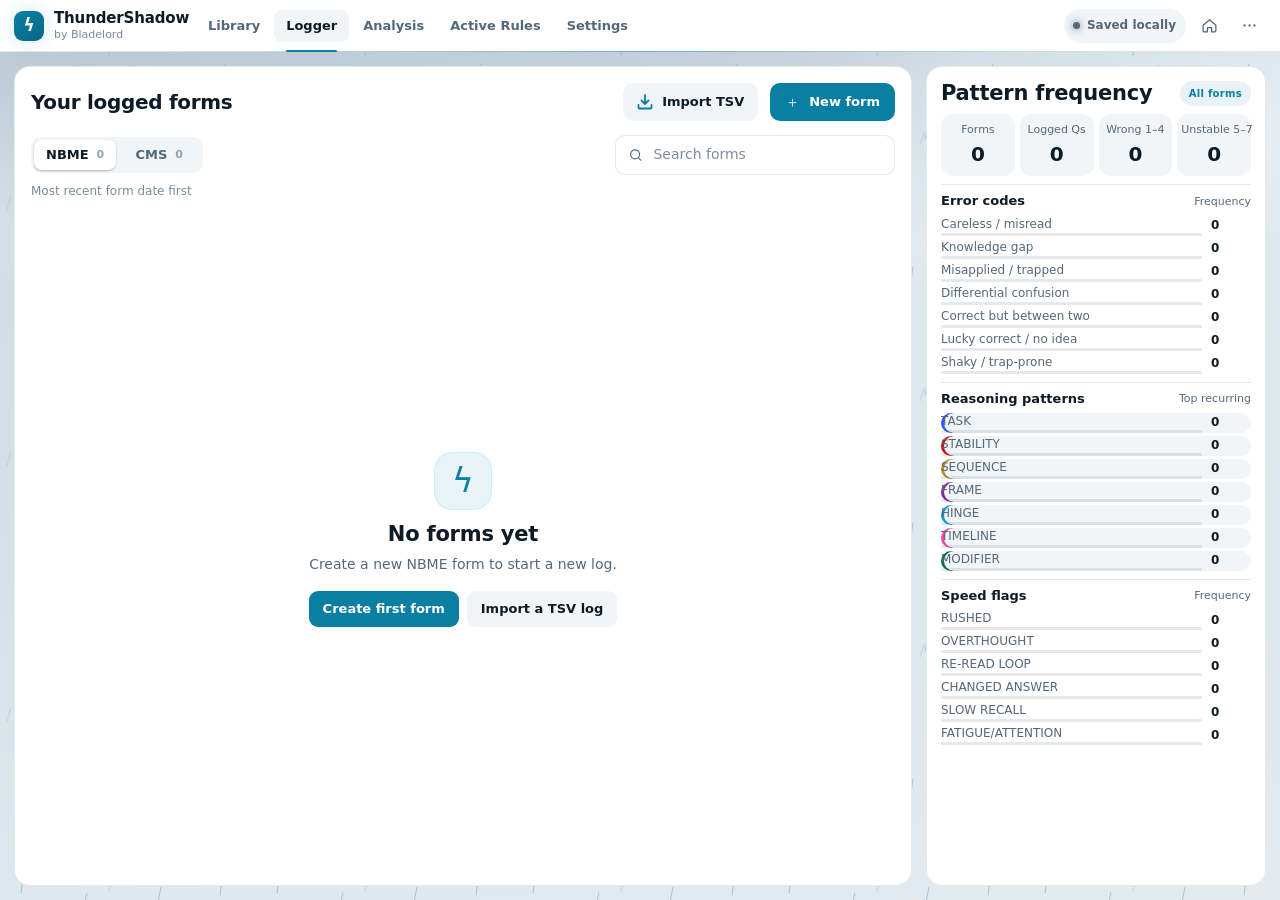
<file: index.html>
<!doctype html>
<html lang="en">
<head>
  <meta charset="utf-8">
  <meta name="viewport" content="width=device-width, initial-scale=1, viewport-fit=cover">
  <meta name="theme-color" content="#07111f">
  <meta name="mobile-web-app-capable" content="yes">
  <meta name="apple-mobile-web-app-capable" content="yes">
  <meta name="apple-mobile-web-app-status-bar-style" content="black-translucent">
  <meta name="apple-mobile-web-app-title" content="ThunderShadow">
  <meta name="application-name" content="ThunderShadow">
  <meta name="thundershadow-build" content="50">
  <meta name="description" content="ThunderShadow is a browser-based NBME and CMS error logging, rule review, and study-analysis app. Study data is stored locally in the browser by default, with optional private Google Drive app-data sync across devices.">
  <title>ThunderShadow</title>
  <script src="js/theme-init.js?v=50"></script>
  <script src="js/uuid.js?v=50"></script>
  <link rel="icon" href="assets/icon.svg?v=50" type="image/svg+xml">
  <link rel="apple-touch-icon" href="assets/icon-180.png?v=50">
  <link rel="manifest" href="manifest.json?v=50">
  <link rel="preload" href="css/styles.css?v=50" as="style">
  <link rel="stylesheet" href="css/redesign.css?v=50">
  <link rel="stylesheet" href="css/storm.css?v=50">
</head>
<body>
  <div class="storm-scene" aria-hidden="true">
    <div class="storm-scene__clouds"></div>
    <div class="storm-scene__rain"></div>
    <div class="storm-scene__lightning"></div>
  </div>

  <div id="appShell" class="app-shell" data-scale="100">
    <header class="topbar">
      <div class="brand" aria-label="ThunderShadow home">
        <div class="brand__mark" aria-hidden="true">ϟ</div>
        <div class="brand__copy">
          <div class="brand__name">ThunderShadow</div>
          <div class="brand__byline">by Bladelord</div>

        </div>
      </div>

      <div class="topbar__tools">
        <button id="syncStatusBtn" class="sync-status" type="button" data-state="local" data-short-label="Local" aria-label="Synchronization status. Click to sync now" title="Click to sync now">
          <i></i><span id="syncStatusText">Saved locally</span>
        </button>
        <button id="retrySyncBtn" class="icon-button" type="button" aria-label="Retry synchronization" title="Retry sync" hidden>↻</button>
        <button id="homeBtn" class="icon-button" type="button" aria-label="Open form library" title="Open logged forms">
          <svg viewBox="0 0 24 24" aria-hidden="true"><path d="M3 11.5 12 4l9 7.5v8a1.5 1.5 0 0 1-1.5 1.5H15v-6H9v6H4.5A1.5 1.5 0 0 1 3 19.5z"/></svg>
        </button>
        <div class="topbar-menu">
          <button id="topbarMenuBtn" class="icon-button topbar-menu__button" type="button" aria-haspopup="true" aria-expanded="false" aria-controls="topbarMenuPanel" aria-label="Display and data options" title="Display and data options">
            <svg viewBox="0 0 24 24" aria-hidden="true"><circle cx="5" cy="12" r="1.6"/><circle cx="12" cy="12" r="1.6"/><circle cx="19" cy="12" r="1.6"/></svg>
          </button>
          <div id="topbarMenuPanel" class="topbar-menu__panel" role="group" aria-label="Display and data options" hidden>
            <div class="topbar-menu__row"><span class="topbar-menu__label">Theme</span>
                <label class="theme-control" aria-label="Color theme"><select id="themeModeSelect"><option value="light">Light</option><option value="dark">Dark</option><option value="system">System</option></select></label>
            </div>
            <div class="topbar-menu__row"><span class="topbar-menu__label">Layout</span>
                <button id="uiModeToggleBtn" class="mode-toggle" type="button" aria-pressed="false" aria-label="Switch to Touch UI" title="Switch to Touch UI">
                  <span class="mode-toggle__icon" aria-hidden="true">
                    <svg data-mode-icon="touch" viewBox="0 0 24 24"><rect x="6.5" y="2.5" width="11" height="19" rx="2"/><path d="M10 18.2h4"/></svg>
                    <svg data-mode-icon="desktop" viewBox="0 0 24 24"><rect x="2.5" y="3.5" width="19" height="13" rx="2"/><path d="M8 20.5h8M12 16.5v4"/></svg>
                  </span>
                  <span id="uiModeToggleText">Touch UI</span>
                </button>
            </div>
            <div class="topbar-menu__row topbar-menu__row--scale"><span class="topbar-menu__label">Scale</span>
                <div class="zoom-control" aria-label="Interface scale">
                  <button id="zoomOutBtn" class="icon-button" type="button" aria-label="Zoom out">−</button>
                  <button id="zoomFitBtn" class="zoom-control__value" type="button" aria-label="Fit interface to window">100%</button>
                  <button id="zoomInBtn" class="icon-button" type="button" aria-label="Zoom in">＋</button>
                </div>
            </div>
            <div class="topbar-menu__row topbar-menu__row--backup"><span class="topbar-menu__label">Backup all data</span>
                <button id="backupBtn" class="icon-button" type="button" aria-label="Backup all data">
                  <svg viewBox="0 0 24 24" aria-hidden="true"><path d="M12 3v12m0 0 4-4m-4 4-4-4M5 16v3a2 2 0 0 0 2 2h10a2 2 0 0 0 2-2v-3"/></svg>
                </button>
            </div>
            <div class="topbar-menu__row topbar-menu__row--backup"><span class="topbar-menu__label">Restore backup</span>
                <button id="restoreBackupBtn" class="icon-button" type="button" aria-label="Restore JSON backup" title="Restore JSON backup">
                  <svg viewBox="0 0 24 24" aria-hidden="true"><path d="M12 21V9m0 0 4 4m-4-4-4 4M5 8V5a2 2 0 0 1 2-2h10a2 2 0 0 1 2 2v3"/></svg>
                </button>
            </div>
          </div>
        </div>
        <input id="restoreInput" type="file" accept="application/json,.json" hidden>
      </div>
      <div id="loggerTopActions" class="logger-entry-nav" role="group" aria-label="Entry navigation" hidden>
        <button id="topPrevBtn" class="entry-nav-button" type="button" aria-label="Previous entry">
          <span aria-hidden="true">‹</span>
        </button>
        <div class="question-position" aria-live="polite" aria-atomic="true">
          <span id="topQuestionNumber">Entry 1</span>
          <span class="question-position__divider">of</span>
          <span id="topQuestionTotal">50</span>
        </div>
        <button id="topNextBtn" class="entry-nav-button" type="button" aria-label="Next entry">
          <span aria-hidden="true">›</span>
        </button>
      </div>
    </header>

    <nav id="areaNav" class="area-nav" aria-label="Primary areas">
      <button type="button" data-area="library">Library</button>
      <button type="button" data-area="logger" class="is-active">Logger</button>
      <button type="button" data-area="analysis">Analysis</button>
      <button type="button" data-area="review">Active Rules<span id="reviewNavBadge" class="nav-badge" aria-hidden="true" hidden></span></button>
      <button type="button" data-area="settings">Settings</button>
    </nav>

    <main class="workspace">
      <section id="libraryView" class="view view--library" aria-label="Form library">
        <div class="library-layout">
          <section class="panel panel--library-list">
            <div class="panel__heading forms-library-heading">
              <div>
                <p class="eyebrow">Logger</p>
                <h1>Your logged forms</h1>
              </div>
              <button id="importTsvBtn" class="button button--ghost import-tsv-button" type="button" aria-label="Import TSV" title="Import a form log TSV (ThunderShadow export or Step Simulator)">
                <span class="import-tsv-button__icon" aria-hidden="true"><svg viewBox="0 0 20 20" width="16" height="16" fill="none" stroke="currentColor" stroke-width="1.7" stroke-linecap="round" stroke-linejoin="round"><path d="M10 3v9m0 0-3.5-3.5M10 12l3.5-3.5"/><path d="M3.5 13v2.5a1 1 0 0 0 1 1h11a1 1 0 0 0 1-1V13"/></svg></span>
                <span>Import TSV</span>
              </button>
              <button id="newFormBtn" class="button button--primary new-form-button" type="button" aria-label="New form">
                <span class="new-form-button__icon" aria-hidden="true">＋</span>
                <span><strong>New form</strong><small>Start a new log</small></span>
              </button>
            </div>
            <div class="form-library-toolbar">
              <div id="formTypeTabs" class="form-type-tabs" role="tablist" aria-label="Form exam type">
                <button id="nbmeFormsTab" type="button" role="tab" data-form-type="nbme" aria-controls="formsBrowserPanel" aria-selected="true">NBME <span data-form-count="nbme">0</span></button>
                <button id="cmsFormsTab" type="button" role="tab" data-form-type="cms" aria-controls="formsBrowserPanel" aria-selected="false" tabindex="-1">CMS <span data-form-count="cms">0</span></button>
                <button id="otherFormsTab" type="button" role="tab" data-form-type="other" aria-controls="formsBrowserPanel" aria-selected="false" tabindex="-1" hidden>Other <span data-form-count="other">0</span></button>
              </div>
              <label class="search-box">
                <svg viewBox="0 0 24 24" aria-hidden="true"><circle cx="11" cy="11" r="7"/><path d="m20 20-3.5-3.5"/></svg>
                <input id="formSearchInput" type="search" aria-label="Search logged forms" placeholder="Search forms" autocomplete="off">
              </label>
            </div>
            <p class="forms-sort-caption">Most recent form date first</p>
            <div id="formsBrowserPanel" class="forms-browser-panel" role="tabpanel" aria-labelledby="nbmeFormsTab" tabindex="0">
              <div id="emptyLibrary" class="empty-state" hidden>
                <div class="empty-state__icon" aria-hidden="true">ϟ</div>
                <h2 id="emptyLibraryTitle">No forms yet</h2>
                <p id="emptyLibraryMessage">Create a form and log only the questions worth reviewing.</p>
                <div class="empty-state__actions">
                  <button id="emptyNewFormBtn" class="button button--primary" type="button">Create first form</button>
                  <button id="emptyImportTsvBtn" class="button button--ghost" type="button">Import a TSV log</button>
                </div>
              </div>
              <div id="formsGrid" class="forms-grid" aria-live="polite"></div>
            </div>
          </section>

          <aside class="panel panel--analysis">
            <div class="panel__heading panel__heading--compact">
              <div>
                <p class="eyebrow">Internal analysis</p>
                <h2>Pattern frequency</h2>
              </div>
              <span id="analysisScopeBadge" class="badge">All forms</span>
            </div>

            <div class="analysis-summary">
              <div class="stat-card">
                <span class="stat-card__label">Forms</span>
                <strong id="totalFormsStat">0</strong>
              </div>
              <div class="stat-card">
                <span class="stat-card__label">Logged Qs</span>
                <strong id="totalLoggedStat">0</strong>
              </div>
              <div class="stat-card">
                <span class="stat-card__label">Wrong 1–4</span>
                <strong id="totalWrongStat">0</strong>
              </div>
              <div class="stat-card">
                <span class="stat-card__label">Unstable 5–7</span>
                <strong id="totalUnstableStat">0</strong>
              </div>
            </div>

            <div class="analysis-section">
              <div class="analysis-section__title">
                <h3>Error codes</h3>
                <span class="muted">Frequency</span>
              </div>
              <div id="errorFrequencyList" class="frequency-list"></div>
            </div>

            <div class="analysis-section analysis-section--patterns">
              <div class="analysis-section__title">
                <h3>Reasoning patterns</h3>
                <span class="muted">Top recurring</span>
              </div>
              <div id="patternFrequencyList" class="frequency-list"></div>
            </div>

            <div class="analysis-section analysis-section--speed">
              <div class="analysis-section__title">
                <h3>Speed flags</h3>
                <span class="muted">Frequency</span>
              </div>
              <div id="speedFrequencyList" class="frequency-list"></div>
            </div>
          </aside>
        </div>
      </section>

      <section id="loggerView" class="view view--logger" aria-label="Entry logger" hidden>
        <div class="logger-layout">
          <aside id="questionRail" class="panel question-rail" aria-label="Entry navigator">
            <div class="touch-entry-summary">
              <button id="entryRailToggleBtn" class="touch-entry-toggle" type="button" aria-expanded="false" aria-controls="questionNumberGrid">
                <span class="touch-entry-toggle__label">Entry</span>
                <strong id="touchEntryNumber">1</strong>
                <span id="touchEntrySaveState" class="touch-entry-toggle__state">Saved</span>
                <span class="touch-entry-toggle__chevron" aria-hidden="true">⌄</span>
              </button>
              <button id="touchNewEntryBtn" class="touch-square-button" type="button" aria-label="New entry" title="New entry">＋</button>
              <button id="touchEntryActionsBtn" class="touch-square-button" type="button" aria-label="Entry actions" title="Entry actions">•••</button>
            </div>
            <div class="question-rail__header">
              <div>
                <p id="loggerFormSubject" class="eyebrow">NBME / CMS</p>
                <h1 id="loggerFormName">Form</h1>
              </div>
              <span id="saveState" class="save-state">Saved</span>
              <button id="selectEntriesBtn" class="button button--subtle entry-select-toggle" type="button" aria-pressed="false">Select</button>
            </div>

            <div id="questionRangeTabs" class="range-tabs" aria-label="Entry filters">
              <button class="range-tab is-active" type="button" data-entry-filter="active">Active</button>
              <button class="range-tab" type="button" data-entry-filter="deleted">Deleted Entries</button>
            </div>
            <div id="questionNumberGrid" class="question-grid" aria-label="Entries"></div>
            <div id="mobileSelectionBar" class="mobile-selection-bar" hidden>
              <strong id="mobileSelectionCount">0 selected</strong>
              <button id="mobileCopyCodesBtn" class="button button--primary" type="button">Copy codes</button>
              <button id="mobileSelectAllBtn" class="button button--subtle" type="button">All</button>
              <button id="mobileClearSelectionBtn" class="button button--subtle" type="button">Clear</button>
              <button id="mobileSelectionDoneBtn" class="button button--ghost" type="button">Done</button>
            </div>
            <button id="newEntryBtn" class="button button--primary button--full" type="button">＋ New Entry</button>
            <div class="selection-tools">
              <p>⌘/Ctrl-click or Shift-click entries to select for copying.</p>
              <button id="copyCodesBtn" class="button button--subtle" type="button">Copy Codes</button>
              <button id="selectAllEntriesBtn" class="button button--subtle" type="button">Select all logged</button>
              <button id="clearEntrySelectionBtn" class="button button--subtle" type="button">Clear selection</button>
            </div>

            <div class="question-rail__legend">
              <span><i class="legend-dot legend-dot--blank"></i>Draft</span>
              <span><i class="legend-dot legend-dot--logged"></i>Logged</span>
              <span><i class="legend-dot legend-dot--speed"></i>Selected</span>
            </div>

            <div class="question-rail__footer">
              <div class="progress-text">
                <span>Logged</span>
                <strong id="loggerProgressText">0 entries</strong>
              </div>
              <div class="progress-track"><div id="loggerProgressBar" class="progress-track__fill"></div></div>
              <button id="exportFormBtn" class="button button--ghost button--full" type="button">
                Export form TSV
              </button>
              <button id="finishFormBtn" class="button button--subtle button--full" type="button">Finish Form</button>
            </div>
          </aside>

          <section class="panel logger-panel">
            <div class="logger-content">
              <section class="choice-section choice-section--errors">
                <div class="section-heading">
                  <div>
                    <h3>Error code</h3>
                    <p>Choose one · keys 1–7</p>
                  </div>
                  <div id="examItemField" class="exam-item">
                    <input id="examItemInput" class="exam-item__input" type="text" inputmode="decimal" autocomplete="off" autocapitalize="off" spellcheck="false" maxlength="12" placeholder="3.12" aria-label="Simulator item (block.item)" aria-describedby="examItemMessage" title="Simulator item, e.g. 3.12 (optional)">
                    <button id="examItemPasteBtn" class="exam-item__paste" type="button" aria-label="Paste simulator item" title="Paste simulator item"><svg viewBox="0 0 24 24" width="15" height="15" fill="none" stroke="currentColor" stroke-width="2" stroke-linecap="round" stroke-linejoin="round" aria-hidden="true"><rect x="8" y="3" width="8" height="4" rx="1"/><path d="M16 5h2a2 2 0 0 1 2 2v12a2 2 0 0 1-2 2H6a2 2 0 0 1-2-2V7a2 2 0 0 1 2-2h2"/></svg></button>
                    <span id="examItemMessage" class="exam-item__message" role="status" aria-live="polite"></span>
                  </div>
                  <div class="entry-delete-actions"><button id="clearQuestionBtn" class="button button--danger-ghost" type="button" title="Delete current entry">Delete Entry</button><button id="permanentDeleteEntryBtn" class="button button--danger" type="button" hidden>Delete permanently</button></div>
                </div>
                <div id="errorCodeRows" class="option-stack option-stack--errors"></div>
              </section>

              <section id="patternSection" class="choice-section choice-section--patterns touch-collapsible is-touch-collapsed">
                <div class="touch-collapse-header-row">
                  <button id="patternCollapseBtn" class="touch-collapse-header" type="button" aria-expanded="false">
                    <span><strong>Reasoning Pattern</strong><small id="patternCollapseSummary">Optional</small></span><i aria-hidden="true">⌄</i>
                  </button>
                  <button id="patternGuideTouchBtn" class="pattern-info-button touch-only-info" type="button" aria-label="Open reasoning pattern guide" title="View pattern definitions and fixes">i</button>
                </div>
                <div class="section-heading desktop-section-heading">
                  <div>
                    <div class="pattern-heading-row">
                      <h3>Reasoning Pattern</h3>
                      <button id="patternGuideBtn" class="pattern-info-button" type="button" aria-label="Open reasoning pattern guide" title="View pattern definitions and fixes">i</button>
                    </div>
                    <p>Optional — choose the earliest reasoning operation that failed.</p>
                  </div>
                </div>
                <div id="patternRows" class="option-stack option-stack--patterns"></div>
              </section>

              <section class="rule-section">
                <div id="noteArea" class="note-area touch-collapsible is-touch-collapsed">
                  <button id="noteCollapseBtn" class="touch-collapse-header" type="button" aria-expanded="false">
                    <span><strong>Study note</strong><small id="noteCollapseSummary">Optional</small></span><i aria-hidden="true">⌄</i>
                  </button>
                  <div class="rule-section__top">
                    <div class="section-heading section-heading--inline desktop-section-heading">
                    <div>
                      <h3>Study note</h3>
                      <p>Capture clinical cues or broader question-solving skills.</p>
                    </div>
                    </div>
                  </div>
                  <div class="note-toolbar"><button id="noteKindBtn" class="note-kind-switch" type="button" role="switch" aria-checked="false" aria-label="Broad Pattern"><span class="note-kind-switch__clinical">Clinical Pattern</span><span class="note-kind-switch__track" aria-hidden="true"><i></i></span><span class="note-kind-switch__broad">Broad Pattern</span></button><span id="notePatternLabel" class="badge">No pattern</span><span id="noteSourceLabel" class="note-source"></span></div>
                  <textarea id="manualRuleInput" rows="3" maxlength="12000" spellcheck="true" aria-label="Study note"></textarea>
                </div>

                <div id="speedArea" class="speed-area touch-collapsible is-touch-collapsed">
                  <button id="speedCollapseBtn" class="touch-collapse-header" type="button" aria-expanded="false">
                    <span><strong>Speed flags</strong><small id="speedCollapseSummary">Optional</small></span><i aria-hidden="true">⌄</i>
                  </button>
                  <div class="speed-area__desktop-heading desktop-section-heading">
                    <h3>Speed flags</h3>
                    <p>What execution behavior contributed? Optional; multiple selections allowed.</p>
                  </div>
                  <div id="speedFlagButtons" class="speed-buttons"></div>
                </div>
              </section>
            </div>

            <div class="logger-panel__footer">
                <div class="shortcut-hint">
                  <kbd>1–7</kbd> code
                  <kbd>⇧1–7</kbd> pattern
                  <kbd>⌥1–6</kbd> speed
                  <kbd>N</kbd> note
                  <kbd>⌘/Ctrl + Enter</kbd> save & next
                <kbd>[</kbd><kbd>]</kbd> navigate
              </div>
              <div class="footer-actions">
                <button id="bottomPrevBtn" class="button button--ghost" type="button">Previous</button>
                <button id="saveNextBtn" class="button button--primary button--save" type="button">Save & next</button>
              </div>
            </div>
          </section>
        </div>
      </section>

      <section id="ruleLibraryView" class="view v3-view" aria-label="Personal rule library" hidden>
        <div class="v3-scroll rule-library-layout">
          <div class="v3-heading rule-library-heading">
            <div><p class="eyebrow">Personal rule library</p><h1>Browse your cards</h1></div>
            <div class="v3-heading__actions"><button id="exportRulesBtn" class="button button--ghost" type="button">Active-rules TSV</button></div>
          </div>
          <div id="ruleLibraryTabs" class="rule-library-tabs" role="tablist" aria-label="Rule library sections">
            <button id="savedRulesTab" type="button" role="tab" data-rule-section="saved" aria-controls="savedRulesPanel" aria-selected="true">Saved rules</button>
            <button id="suspendedRulesTab" type="button" role="tab" data-rule-section="suspended" aria-controls="suspendedRulesPanel" aria-selected="false" tabindex="-1">Suspended rules</button>
          </div>
          <div id="ruleKindTabs" class="rule-library-tabs rule-kind-tabs" role="tablist" aria-label="Filter rules by kind">
            <button type="button" role="tab" data-library-kind="all" aria-selected="true">All Rules</button>
            <button type="button" role="tab" data-library-kind="clinical" aria-selected="false" tabindex="-1">Clinical Pattern</button>
            <button type="button" role="tab" data-library-kind="reasoning" aria-selected="false" tabindex="-1">Broad Pattern</button>
          </div>
          <div class="rule-form-strip">
            <button id="ruleFormsLeftBtn" class="rule-scroll-button" type="button" aria-label="Scroll forms left" aria-controls="ruleFormTabs">‹</button>
            <div id="ruleFormTabs" class="rule-form-tabs" role="tablist" aria-label="Filter rules by form"></div>
            <button id="ruleFormsRightBtn" class="rule-scroll-button" type="button" aria-label="Scroll forms right" aria-controls="ruleFormTabs">›</button>
          </div>
          <div class="rule-browser-search">
            <label class="search-box rule-search"><svg viewBox="0 0 24 24" aria-hidden="true"><circle cx="11" cy="11" r="7"/><path d="m20 20-3.5-3.5"/></svg><input id="ruleSearchInput" type="search" placeholder="Search rules, patterns, or source forms" aria-label="Search rules" autocomplete="off"></label>
            <label class="rule-sort-label">Sort<select id="ruleSortSelect"><option value="due">Due date</option><option value="pattern">Reasoning pattern</option><option value="kind">Pattern kind</option><option value="source">Source form</option><option value="wording">Wording A–Z</option></select></label>
          </div>
          <p id="ruleSearchStatus" class="muted" aria-live="polite"></p>
          <div id="savedRuleBulkActions" class="rule-bulk-actions">
            <div class="rule-selection-line">
              <label><input id="selectAllSavedRules" type="checkbox"><span>All shown</span></label>
              <span id="savedRuleSelectionCount" class="muted" aria-live="polite">0 selected</span>
              <button id="clearSavedRuleSelectionBtn" class="button button--subtle" type="button" disabled>Clear</button>
              <button id="reviewSelectedRulesBtn" class="button button--primary" type="button" disabled title="Review selected active cards regardless of their due dates">Review selected</button>
            </div>
            <div id="savedRuleActionControls" class="rule-action-line" hidden>
              <label>Action<select id="savedRuleBulkAction"><option value="due">Due today</option><option value="suspend">Suspend</option><option value="resume">Resume</option><option value="pattern">Change reasoning pattern</option><option value="kind">Change pattern kind</option></select></label>
              <label id="bulkRulePatternLabel" hidden>Pattern<select id="bulkRulePattern"></select></label>
              <label id="bulkRuleKindLabel" hidden>Kind<select id="bulkRuleKind"><option value="clinical">Clinical Pattern</option><option value="reasoning">Broad Pattern</option></select></label>
              <button id="applySavedRuleBulkBtn" class="button button--ghost" type="button" disabled>Apply to selected</button>
            </div>
            <p id="savedRuleBulkStatus" class="muted" role="status"></p>
          </div>
          <div class="rule-library-panels">
            <section id="savedRulesPanel" class="panel v3-panel saved-rules-panel" role="tabpanel" aria-labelledby="savedRulesTab">
              <div class="panel__heading panel__heading--compact"><div><h2>Saved rules</h2><p class="muted">Study notes become active rules automatically.</p></div><span id="ruleCountBadge" class="badge">0 active</span></div>
              <div id="personalRulesList" class="v3-list v3-list--compact"></div>
            </section>
            <section id="suspendedRulesPanel" class="panel v3-panel" role="tabpanel" aria-labelledby="suspendedRulesTab" hidden>
              <div class="panel__heading panel__heading--compact"><div><h2>Suspended rules</h2><p class="muted">Kept in your library and backups, outside daily review.</p></div><span id="suspendedCountBadge" class="badge">0 suspended</span></div>
              <div id="suspendedRulesList" class="v3-list v3-list--compact"></div>
            </section>
          </div>
        </div>
      </section>

      <section id="analysisView" class="view v3-view" aria-label="Analysis" hidden>
        <div class="v3-scroll an">
          <header class="an-head">
            <h1>Analysis</h1>
            <div id="analysisScope" class="segmented-control an-scope" role="group" aria-label="Forms included">
              <button type="button" data-analysis-scope="all" aria-pressed="true">All forms</button>
              <button type="button" data-analysis-scope="nbme" aria-pressed="false">NBME</button>
              <button type="button" data-analysis-scope="cms" aria-pressed="false">CMS</button>
              <button type="button" data-analysis-scope="recent" aria-pressed="false">Last 3</button>
              <button type="button" data-analysis-scope="custom" aria-pressed="false" aria-controls="analysisCustom" aria-expanded="false">Custom</button>
            </div>
            <div class="an-head__actions"><button id="exportAnalyticsBtn" class="button button--ghost" type="button" title="Download every figure on this page for the current selection">Export data (JSON)</button></div>
          </header>
          <section id="analysisCustom" class="panel an-custom" aria-label="Custom selection" hidden>
            <div class="an-custom__dates">
              <label class="field"><span>From</span><input id="analysisStartDate" type="date"></label>
              <label class="field"><span>Through</span><input id="analysisEndDate" type="date"></label>
            </div>
            <fieldset class="an-custom__forms"><legend>Forms <small>(none ticked = every form in the date range)</small></legend><div id="analysisForms" class="an-checks"></div></fieldset>
            <div class="an-custom__actions"><button id="applyAnalysisFilters" class="button button--primary" type="button">Apply</button><button id="clearAnalysisFilters" class="button button--ghost" type="button">Clear</button></div>
          </section>
          <p id="analysisScopeNote" class="an-note" aria-live="polite"></p>
          <div id="analysisEmpty" class="empty-state an-empty" hidden>
            <div class="empty-state__icon" aria-hidden="true">ϟ</div>
            <h2>Nothing to analyse yet</h2>
            <p id="analysisEmptyMessage">Log entries in a form and they will be summarised here.</p>
          </div>
          <div id="analysisBody" class="an-body">
            <section id="analysisFocus" class="panel an-focus" aria-label="Focus next"></section>
            <div id="analysisCards" class="an-stats" aria-label="Summary"></div>
            <section class="panel an-card an-card--timeline" aria-labelledby="analysisTimelineTitle">
              <header class="an-card__head">
                <div><h2 id="analysisTimelineTitle">Form by form</h2><p id="analysisTimelineNote">Oldest to newest.</p></div>
                <div id="analysisTimelineMode" class="segmented-control an-mode" role="group" aria-label="Chart breakdown">
                  <button type="button" data-timeline-mode="score" aria-pressed="true">Score</button>
                  <button type="button" data-timeline-mode="split" aria-pressed="false">Wrong / unstable</button>
                  <button type="button" data-timeline-mode="codes" aria-pressed="false">By error code</button>
                </div>
              </header>
              <div id="analysisTimeline" class="an-timeline"></div>
              <details class="an-tableview"><summary>View as table</summary><div id="analysisTrends" class="v3-table-wrap"></div></details>
            </section>
            <section class="panel an-card an-card--errors" aria-labelledby="analysisErrorsTitle">
              <header class="an-card__head"><div><h2 id="analysisErrorsTitle">Error codes</h2><p>Share of coded entries, with the trend across forms.</p></div></header>
              <div id="analysisErrors"></div>
            </section>
            <section class="panel an-card an-card--patterns" aria-labelledby="analysisPatternsTitle">
              <header class="an-card__head"><div><h2 id="analysisPatternsTitle">Reasoning patterns</h2><p>Which thinking step fails most. Open a row for the fix.</p></div></header>
              <div id="analysisPatterns"></div>
            </section>
            <section class="panel an-card an-card--matrix" aria-labelledby="analysisMatrixTitle">
              <header class="an-card__head"><div><h2 id="analysisMatrixTitle">Pattern × error code</h2><p>How each reasoning pattern shows up in your answers.</p></div></header>
              <div id="analysisMatrix" class="an-matrix-wrap"></div>
            </section>
            <section class="panel an-card an-card--speed" aria-labelledby="analysisSpeedTitle">
              <header class="an-card__head"><div><h2 id="analysisSpeedTitle">Speed flags</h2><p>Execution habits you marked on entries.</p></div></header>
              <div id="analysisSpeed"></div>
            </section>
            <section class="panel an-card an-card--combos" aria-labelledby="analysisCombinationsTitle">
              <header class="an-card__head"><div><h2 id="analysisCombinationsTitle">Recurring combinations</h2><p>Known code and pattern pairings. Open one to jump to its entries.</p></div></header>
              <div id="analysisCombinations"></div>
            </section>
          </div>
        </div>
      </section>

      <section id="reviewView" class="view v3-view" aria-label="Active rules review" hidden>
        <div class="v3-scroll v3-scroll--review">
          <div class="v3-heading review-heading">
            <div><p class="eyebrow">Active Rules</p><h1 id="reviewHeading">Daily review</h1><p>Rate one rule at a time using the intervals saved in Settings.</p></div>
            <div class="v3-heading__actions"><span id="reviewDueBadge" class="badge">0 due</span><button id="viewSuspendedRulesBtn" class="button button--ghost review-manage-button" type="button" aria-label="Suspended rules (0)" title="Suspended rules"><svg viewBox="0 0 24 24" aria-hidden="true"><rect x="5" y="4" width="5" height="16" rx="1.5"/><rect x="14" y="4" width="5" height="16" rx="1.5"/></svg><span class="review-manage-label">Suspended rules (<span id="reviewSuspendedCount">0</span>)</span></button></div>
          </div>
          <div id="reviewTypeFilter" class="review-type-filter segmented-control" role="group" aria-label="Review note type"><button type="button" data-review-kind="all" aria-pressed="true">All cards</button><button type="button" data-review-kind="reasoning" aria-pressed="false">Broad Patterns</button><button type="button" data-review-kind="clinical" aria-pressed="false">Clinical Patterns</button></div>
          <div id="reviewProgress" class="review-progress" aria-live="polite"></div>
          <div id="selectedReviewBar" class="selected-review-bar" hidden><span id="selectedReviewStatus"></span><button id="exitSelectedReviewBtn" class="button button--ghost" type="button">Return to daily review</button></div>
          <div id="reviewRulesList" class="review-list" role="region" aria-label="Current review card"></div>
        </div>
      </section>

      <section id="settingsView" class="view v3-view" aria-label="Settings and exports" hidden>
        <div class="v3-scroll settings-scroll">
          <div class="v3-heading settings-heading"><div><p class="eyebrow">Settings</p><h1>Make it yours</h1><p>Review cards, appearance, and your study data.</p></div></div>
          <div id="settingsTabs" class="settings-tabs" role="tablist" aria-label="Settings categories">
            <button id="settingsCardsTab" type="button" role="tab" data-settings-category="cards" aria-controls="settingsCardsPanel" aria-selected="true">Review cards</button>
            <button id="settingsInterfaceTab" type="button" role="tab" data-settings-category="interface" aria-controls="settingsInterfacePanel" aria-selected="false" tabindex="-1">Interface</button>
            <button id="settingsDataTab" type="button" role="tab" data-settings-category="data" aria-controls="settingsDataPanel" aria-selected="false" tabindex="-1">Data &amp; backups</button>
          </div>
          <div id="settingsCardsPanel" class="settings-category" role="tabpanel" aria-labelledby="settingsCardsTab">
            <form id="reviewIntervalForm" class="panel v3-panel settings-card review-intervals review-intervals--settings" aria-label="Review intervals">
              <div class="review-intervals__intro"><h2>Review intervals</h2><p class="muted">Days until a rated card returns.</p></div>
              <div class="review-interval-grid">
                <label class="review-interval review-interval--again"><span>Again</span><span><input id="reviewAgainDays" name="again" type="number" min="1" max="3650" inputmode="numeric" required><i>days</i></span></label>
                <label class="review-interval review-interval--hard"><span>Hard</span><span><input id="reviewHardDays" name="hard" type="number" min="1" max="3650" inputmode="numeric" required><i>days</i></span></label>
                <label class="review-interval review-interval--good"><span>Good</span><span><input id="reviewGoodDays" name="good" type="number" min="1" max="3650" inputmode="numeric" required><i>days</i></span></label>
                <label class="review-interval review-interval--easy"><span>Easy</span><span><input id="reviewEasyDays" name="easy" type="number" min="1" max="3650" inputmode="numeric" required><i>days</i></span></label>
              </div>
              <div class="settings-card__actions"><button id="saveReviewIntervalsBtn" class="button button--subtle" type="submit">Save intervals</button></div>
            </form>
            <form id="reviewShortcutForm" class="panel v3-panel settings-card" aria-label="Review keyboard shortcuts">
              <div><h2>Keyboard shortcuts</h2><p class="muted">Use a letter, number, or Space during daily review.</p></div>
              <div class="review-shortcut-grid">
                <label>Again<input name="again" maxlength="5" required autocomplete="off" aria-label="Again shortcut"></label>
                <label>Hard<input name="hard" maxlength="5" required autocomplete="off" aria-label="Hard shortcut"></label>
                <label>Good<input name="good" maxlength="5" required autocomplete="off" aria-label="Good shortcut"></label>
                <label>Easy<input name="easy" maxlength="5" required autocomplete="off" aria-label="Easy shortcut"></label>
                <label class="quick-good-shortcut"><span>Quick Good <small>“none” to disable</small></span><input name="quickGood" maxlength="5" required autocomplete="off" aria-label="Quick Good shortcut"></label>
              </div>
              <div class="settings-card__actions"><button class="button button--subtle" type="submit">Save shortcuts</button><button id="resetReviewShortcutsBtn" class="button button--ghost" type="button">Reset defaults</button></div>
            </form>
            <section class="panel v3-panel settings-card settings-card--wide settings-card--text-size">
              <div><h2>Card text size</h2><p class="muted">Adjust rule text and notes on this device. Saved automatically.</p></div>
              <div class="review-text-size-control"><label for="reviewTextSize">Text size <output id="reviewTextSizeValue" for="reviewTextSize">100%</output></label><input id="reviewTextSize" type="range" min="80" max="140" step="5" value="100"><button id="resetReviewTextSizeBtn" class="button button--ghost" type="button">Reset</button></div>
              <p class="review-text-preview">Pause and identify the finding that changes your next step.</p>
            </section>
            <section id="noteUpgradePanel" class="panel v3-panel settings-card settings-card--wide" hidden>
              <div><h2>Upgrade older notes</h2><p class="muted">Add note IDs and recover source links from matching wording. Wording, review history, and due dates stay intact.</p><p id="noteUpgradeStatus" class="muted" aria-live="polite"></p></div>
              <div class="settings-card__actions"><button id="upgradeNotesBtn" class="button button--primary" type="button">Upgrade notes</button></div>
            </section>
          </div>
          <div id="settingsInterfacePanel" class="settings-category" role="tabpanel" aria-labelledby="settingsInterfaceTab" hidden>
            <section class="panel v3-panel settings-card">
              <div><h2>Appearance</h2><p class="muted">Display, theme, and rain are saved on this device.</p></div>
              <div class="settings-preference-row">
                <div><h3>Display mode</h3><p class="muted">Touch uses larger controls.</p></div>
                <div class="segmented-control" role="group" aria-label="Display mode">
                  <button id="desktopModeBtn" type="button" data-ui-mode="desktop">Desktop</button>
                  <button id="touchModeBtn" type="button" data-ui-mode="touch">Touch</button>
                </div>
              </div>
              <div class="settings-preference-row">
                <h3>Theme</h3>
                <div class="segmented-control segmented-control--three" role="group" aria-label="Color theme">
                  <button type="button" data-theme-choice="light">Light</button>
                  <button type="button" data-theme-choice="dark">Dark</button>
                  <button type="button" data-theme-choice="system">System</button>
                </div>
              </div>
              <div class="settings-preference-row">
                <div><h3>Rain effect</h3><p class="muted">Off stops rain, moving clouds, and lightning.</p></div>
                <div class="segmented-control" role="group" aria-label="Rain effect">
                  <button type="button" data-rain-choice="on">On</button>
                  <button type="button" data-rain-choice="off">Off</button>
                </div>
              </div>
              <div class="settings-preference-row">
                <div><label for="settingsUiScaleSelect">Desktop scale</label><p class="muted">Synced across devices; used in Desktop mode.</p></div>
                <select id="settingsUiScaleSelect" aria-label="Desktop scale">
                  <option value="80">80%</option><option value="85">85%</option><option value="90">90%</option><option value="95">95%</option><option value="100">100%</option><option value="105">105%</option><option value="110">110%</option><option value="115">115%</option><option value="120">120%</option>
                </select>
              </div>
            </section>
            <section class="panel v3-panel settings-card">
              <div><h2>App updates</h2><p id="appVersion" class="muted">Loading version…</p></div>
              <p class="muted">New versions download automatically. Reload to use an available update, or fetch the latest version here. Your saved study data stays on this device.</p>
              <div class="settings-card__actions"><button id="reloadLatestBtn" class="button button--ghost" type="button">Reload latest version</button></div>
              <p id="appUpdateStatus" class="muted" role="status"></p>
            </section>
            <section class="panel v3-panel settings-card touch-section-preferences">
              <div><h2>Phone logger</h2><p class="muted">Choose which optional sections open expanded.</p></div>
              <div class="touch-section-preference-row">
                <strong>Reasoning Pattern</strong>
                <div class="segmented-control" role="group" aria-label="Reasoning Pattern default state">
                  <button type="button" data-touch-section-pref="pattern" data-expanded="false">Collapsed</button>
                  <button type="button" data-touch-section-pref="pattern" data-expanded="true">Expanded</button>
                </div>
              </div>
              <div class="touch-section-preference-row">
                <strong>Study note</strong>
                <div class="segmented-control" role="group" aria-label="Study note default state">
                  <button type="button" data-touch-section-pref="note" data-expanded="false">Collapsed</button>
                  <button type="button" data-touch-section-pref="note" data-expanded="true">Expanded</button>
                </div>
              </div>
              <div class="touch-section-preference-row">
                <strong>Speed flags</strong>
                <div class="segmented-control" role="group" aria-label="Speed Flags default state">
                  <button type="button" data-touch-section-pref="speed" data-expanded="false">Collapsed</button>
                  <button type="button" data-touch-section-pref="speed" data-expanded="true">Expanded</button>
                </div>
              </div>
            </section>
          </div>
          <div id="settingsDataPanel" class="settings-category" role="tabpanel" aria-labelledby="settingsDataTab" hidden>
            <section class="panel v3-panel settings-card drive-sync-card">
              <div><h2>Google Drive sync <span class="badge">optional</span></h2><p id="cloudStatusText" class="muted">Browser storage is active. Connect Google to sync.</p></div>
              <div class="settings-card__actions">
                <button id="cloudConnectBtn" class="button button--primary" type="button">Connect Google</button>
                <button id="cloudSyncNowBtn" class="button button--ghost" type="button" disabled>Sync now</button>
                <button id="cloudDisconnectBtn" class="button button--subtle" type="button" disabled>Disconnect</button>
              </div>
              <details class="settings-details"><summary>Sync details &amp; privacy</summary><p id="cloudDetailText" class="muted">Local IndexedDB is the default store.</p><p class="muted">Study data syncs to Google Drive’s private app-data folder. Local saves work offline. Disconnecting keeps your data. ThunderShadow makes no external AI calls. <a href="privacy.html" target="_blank" rel="noopener">Privacy Policy</a></p></details>
            </section>
            <section class="panel v3-panel settings-card portable-backup">
              <div><h2>Encrypted portable backup</h2><p class="muted">Download a full backup or preview one before restoring. Your passphrase is never saved.</p></div>
              <label class="field"><span>Passphrase</span><input id="portablePassphrase" type="password" minlength="8" maxlength="1024" autocomplete="new-password" placeholder="At least 8 characters"></label>
              <div class="settings-card__actions">
                <button id="exportEncryptedBtn" class="button button--primary" type="button">Export backup</button>
                <button id="previewEncryptedBtn" class="button button--ghost" type="button">Preview import</button>
                <input id="encryptedImportInput" type="file" accept=".tsbackup,application/octet-stream" hidden>
              </div>
              <p id="portableBackupStatus" class="muted" aria-live="polite"></p>
            </section>
            <section class="panel v3-panel settings-card">
              <div><h2>Anki &amp; study exports</h2><p class="muted">Export every active saved rule as a front/back Anki card, including future-due cards. Suspended rules are excluded.</p></div>
              <div class="settings-card__actions"><button id="exportAnkiBtn" class="button button--primary" type="button" aria-describedby="ankiExportFormat">Export Anki TSV</button></div>
              <p id="ankiExportFormat" class="muted">Front: rule wording. Back: your notes and source context. Tags: kind, reasoning pattern, and source forms. The same ThunderShadowIDs appear in form, combined, and Anki exports. Use a form’s Anki button to export only its active rules. Stable IDs let later imports update or skip existing cards.</p>
              <details class="settings-details">
                <summary>Anki setup &amp; repeat imports</summary>
                <p class="muted">One-time setup in Anki Desktop: open Tools → Manage Note Types → Add, clone <strong>Basic</strong>, and name it <strong>ThunderShadow Basic</strong>. In Fields, add <strong>ThunderShadowID</strong> and reposition it to field 1. Keep <strong>Front</strong> and <strong>Back</strong> after it and leave the Basic card templates unchanged, so the ID stays off the card.</p>
                <p class="muted">Import the TSV using <strong>ThunderShadow Basic</strong>. Map columns to <strong>ThunderShadowID / Front / Back / Tags</strong>, with Tab separator and HTML enabled (Anki 2.1.54+ reads the file headers). Choose your deck and match scope <strong>Note type</strong>.</p>
                <p class="muted">For later exports, keep the same note type and ID field. Set Existing notes to <strong>Update</strong> to refresh content while keeping Anki review scheduling, or <strong>Preserve</strong> to skip existing cards. Avoid Duplicate. Editing rule wording in ThunderShadow keeps its ID.</p>
                <p class="muted">This is a one-way content export. ThunderShadow schedules and review history are not imported into Anki. Suspending, deleting, or merging a rule later does not remove its old Anki card. <a href="https://docs.ankiweb.net/importing/text-files.html" target="_blank" rel="noopener">Anki import guide</a></p>
              </details>
              <h3>Study data files</h3>
              <div class="settings-export-grid">
                <button id="exportAllFormsBtn" class="button button--ghost" type="button">Form logs TSV</button>
                <button id="settingsExportRulesBtn" class="button button--ghost" type="button">Rules data TSV</button>
                <button id="settingsExportAnalyticsBtn" class="button button--ghost" type="button">Analytics JSON</button>
              </div>
            </section>
            <section class="panel v3-panel settings-card">
              <div><h2>Browser snapshots</h2><p id="backupDirectoryText" class="muted">Loading backup configuration…</p></div>
              <div class="settings-card__actions"><button id="createBackupBtn" class="button button--primary" type="button">Back up now</button><button id="refreshBackupsBtn" class="button button--ghost" type="button">Refresh</button></div>
              <details class="settings-details"><summary>Saved snapshots</summary><div id="backupList" class="v3-list v3-list--compact"></div></details>
            </section>
          </div>
        </div>
      </section>
    </main>

    <footer style="text-align:center;padding:10px 16px 18px;font-size:.78rem;opacity:.72">
      <a href="privacy.html" target="_blank" rel="noopener">Privacy Policy</a>
    </footer>
  </div>

  <dialog id="formDialog" class="dialog">
    <form id="formCreateForm" method="dialog" class="dialog__surface">
      <div class="dialog__header">
        <div>
          <p id="formDialogEyebrow" class="eyebrow">New session</p>
          <h2 id="formDialogTitle">Create form</h2>
        </div>
        <button class="icon-button" type="button" data-close-dialog="formDialog" aria-label="Close">×</button>
      </div>
      <div class="dialog__body">
        <label class="field">
          <span>Form name</span>
          <input id="newFormName" type="text" placeholder="e.g. NBME 14 or CMS IM 8" required maxlength="80">
        </label>
        <div class="field-grid">
          <label class="field">
            <span>Total questions on the form <em>optional</em></span>
            <input id="newFormQuestionCount" type="number" min="1" max="1000" inputmode="numeric">
            <span class="quick-fill"><button type="button" data-length="50">50</button><button type="button" data-length="100">100</button><button type="button" data-length="160">160</button><button type="button" data-length="200">200</button></span>
          </label>
          <label class="field">
            <span>Date</span>
            <input id="newFormDate" type="date" required>
          </label>
        </div>
        <label class="field">
          <span>Subject <em>optional</em></span>
          <input id="newFormSubject" type="text" placeholder="e.g. Internal Medicine" maxlength="80">
        </label>
        <div class="field-grid">
          <label class="field"><span>Exam type <em>optional</em></span><input id="newFormExamType" type="text" placeholder="e.g. NBME, CMS" maxlength="80"></label>
          <label class="field"><span>Expected screenshot count <em>optional</em></span><input id="newFormExpectedScreenshots" type="number" min="0" max="1000" inputmode="numeric"></label>
        </div>
      </div>
      <div class="dialog__footer">
        <button class="button button--ghost" type="button" data-close-dialog="formDialog">Cancel</button>
        <button id="formDialogSubmitBtn" class="button button--primary" type="submit">Create & open</button>
      </div>
    </form>
  </dialog>

  <input id="tsvImportFile" type="file" accept=".tsv,.txt,.csv,text/tab-separated-values,text/plain" hidden>
  <dialog id="tsvImportDialog" class="dialog tsv-import" aria-labelledby="tsvImportTitle">
    <div class="dialog__surface tsv-import__surface">
      <div class="dialog__header">
        <div>
          <p class="eyebrow">Import form log</p>
          <h2 id="tsvImportTitle">Import a TSV log</h2>
        </div>
        <button class="icon-button" type="button" data-close-dialog="tsvImportDialog" aria-label="Close">×</button>
      </div>
      <div class="dialog__body tsv-import__body">
        <div id="tsvImportDrop" class="tsv-drop" role="button" tabindex="0" aria-describedby="tsvImportDropHint">
          <span class="tsv-drop__icon" aria-hidden="true"><svg viewBox="0 0 24 24" width="26" height="26" fill="none" stroke="currentColor" stroke-width="1.6" stroke-linecap="round" stroke-linejoin="round"><path d="M14 3H7a2 2 0 0 0-2 2v14a2 2 0 0 0 2 2h10a2 2 0 0 0 2-2V8z"/><path d="M14 3v5h5M12 11v6m0 0-2.5-2.5M12 17l2.5-2.5"/></svg></span>
          <strong>Drop a form log here</strong>
          <span id="tsvImportDropHint">A ThunderShadow form TSV or a Step Simulator review log. One form per file.</span>
          <span class="button button--ghost tsv-drop__choose">Choose file</span>
        </div>
        <p id="tsvImportError" class="tsv-import__error" role="alert" hidden></p>
        <div id="tsvImportPreview" class="tsv-preview" hidden>
          <div class="tsv-file">
            <span class="tsv-file__name" id="tsvImportFileName"></span>
            <button id="tsvImportChangeFile" class="tsv-link" type="button">Choose another file</button>
          </div>
          <div id="tsvImportStats" class="tsv-stats"></div>
          <div id="tsvImportMix" class="tsv-mix" role="img"></div>
          <section id="tsvImportMatch" class="tsv-match" hidden aria-labelledby="tsvImportMatchTitle">
            <div class="tsv-match__head">
              <span class="tsv-match__icon" aria-hidden="true">!</span>
              <div>
                <h3 id="tsvImportMatchTitle">Already in ThunderShadow</h3>
                <p id="tsvImportMatchText"></p>
              </div>
            </div>
            <div id="tsvImportModes" class="tsv-modes" role="radiogroup" aria-label="How to import into the existing form"></div>
          </section>
          <div id="tsvImportMeta" class="tsv-meta">
            <label class="field tsv-meta__name"><span>Form name</span><input id="tsvImportName" type="text" maxlength="80" required></label>
            <label class="field"><span>Date</span><input id="tsvImportDate" type="date" required></label>
            <label class="field"><span>Exam type <em>optional</em></span><input id="tsvImportExamType" type="text" maxlength="80" placeholder="e.g. NBME, CMS">
              <span class="quick-fill"><button type="button" data-exam-type="NBME">NBME</button><button type="button" data-exam-type="CMS">CMS</button><button type="button" data-exam-type="">Other</button></span></label>
            <label class="field"><span>Total questions <em>optional</em></span><input id="tsvImportLength" type="number" min="1" max="1000" inputmode="numeric">
              <span class="quick-fill"><button type="button" data-import-length="40">40</button><button type="button" data-import-length="50">50</button><button type="button" data-import-length="160">160</button><button type="button" data-import-length="200">200</button></span></label>
          </div>
          <details id="tsvImportProblems" class="tsv-problems" hidden>
            <summary id="tsvImportProblemsSummary"></summary>
            <ul id="tsvImportProblemList"></ul>
          </details>
          <div class="tsv-table-wrap">
            <table class="tsv-table">
              <caption class="visually-hidden">Entries in this file</caption>
              <thead><tr><th scope="col">#</th><th scope="col">Item</th><th scope="col">Code</th><th scope="col">Pattern</th><th scope="col">Speed</th><th scope="col">Note</th></tr></thead>
              <tbody id="tsvImportRows"></tbody>
            </table>
          </div>
          <p id="tsvImportSafety" class="tsv-safety"></p>
        </div>
      </div>
      <div class="dialog__footer">
        <button class="button button--ghost" type="button" data-close-dialog="tsvImportDialog">Cancel</button>
        <button id="tsvImportCommitBtn" class="button button--primary" type="button" disabled>Import &amp; open</button>
      </div>
    </div>
  </dialog>

  <dialog id="patternGuideDialog" class="dialog pattern-guide-dialog" aria-labelledby="patternGuideTitle" aria-describedby="patternGuideSubtitle">
    <div class="dialog__surface pattern-guide-surface">
      <header class="pattern-guide-header">
        <div>
          <p class="eyebrow">Reasoning support</p>
          <h2 id="patternGuideTitle">Reasoning Pattern Guide</h2>
          <p id="patternGuideSubtitle">Choose the earliest reasoning operation that failed. Leave blank when no clear pattern applies.</p>
        </div>
        <button id="patternGuideCloseBtn" class="icon-button" type="button" aria-label="Close reasoning pattern guide">×</button>
      </header>
      <div class="pattern-guide-scroll">
        <div class="pattern-guide-grid">
          <article class="pattern-guide-card" data-pattern-tone="1"><header><strong>P1 — TASK</strong><kbd>⇧1</kbd></header><p>You solved a different question from the one NBME asked.</p><p><b>Use when:</b> The requested output was misunderstood: diagnosis, cause, next step, treatment, prevention, or complication.</p><p><b>Fix:</b> Translate the final question into a 2–4 word command.</p></article>
          <article class="pattern-guide-card" data-pattern-tone="2"><header><strong>P2 — STABILITY</strong><kbd>⇧2</kbd></header><p>Failed to classify instability, acuity, or an immediate threat before choosing the pathway.</p><p><b>Use when:</b> Instability, shock, active seizure, severe bleeding, or another immediate threat should have overridden the normal pathway.</p><p><b>Fix:</b> Check for an immediate threat before applying the routine algorithm.</p></article>
          <article class="pattern-guide-card" data-pattern-tone="3"><header><strong>P3 — SEQUENCE</strong><kbd>⇧3</kbd></header><p>Recognized the clinical problem but selected the wrong stage of diagnosis or management.</p><p><b>Use when:</b> The diagnosis was understood, but the wrong diagnostic or management stage was selected.</p><p><b>Fix:</b> Locate the current node: stabilize → test → confirm → treat → escalate.</p></article>
          <article class="pattern-guide-card" data-pattern-tone="4"><header><strong>P4 — FRAME</strong><kbd>⇧4</kbd></header><p>Built the wrong illness script or added an unsupported assumption before comparing choices.</p><p><b>Use when:</b> The case was represented incorrectly, anchored early, or altered by an unsupported assumption.</p><p><b>Fix:</b> Rebuild the case using only facts supplied in the stem.</p></article>
          <article class="pattern-guide-card" data-pattern-tone="5"><header><strong>P5 — HINGE</strong><kbd>⇧5</kbd></header><p>The candidate answers were reasonable, but the decisive discriminator was missed or underweighted.</p><p><b>Use when:</b> The options were plausible, but the decisive discriminator was missed or underweighted.</p><p><b>Fix:</b> Find the single clue the selected answer cannot explain.</p></article>
          <article class="pattern-guide-card" data-pattern-tone="6"><header><strong>P6 — TIMELINE</strong><kbd>⇧6</kbd></header><p>The timing, onset, duration, progression, event order, or treatment exposure determined the answer.</p><p><b>Use when:</b> Onset, interval, progression, treatment exposure, or event order determined the answer.</p><p><b>Fix:</b> Write: trigger → interval → presentation.</p></article>
          <article class="pattern-guide-card" data-pattern-tone="7"><header><strong>P7 — MODIFIER</strong><kbd>⇧7</kbd></header><p>Knew the usual rule but failed to adjust it for a patient-specific constraint or context.</p><p><b>Use when:</b> Pregnancy, age, comorbidity, contraindication, organ function, or setting changed the usual rule.</p><p><b>Fix:</b> State: normally X; because of Y, choose Z.</p></article>
        </div>
        <section class="pattern-decision-tree" aria-labelledby="patternDecisionTitle">
          <h3 id="patternDecisionTitle">Quick decision path</h3>
          <div class="pattern-decision-list"><span>Wrong task? → TASK</span><span>Missed instability? → STABILITY</span><span>Wrong diagnostic/management stage? → SEQUENCE</span><span>Wrong illness script or unsupported assumption? → FRAME</span><span>Timing/course decided it? → TIMELINE</span><span>Patient-specific constraint changed the rule? → MODIFIER</span><span>Otherwise missed the decisive discriminator? → HINGE</span></div>
          <p><b>Tie-breaker:</b> When two patterns apply, select the earliest causal failure rather than the final visible mistake.</p>
          <ul><li>Hypotensive patient sent to CT before resuscitation → STABILITY, not SEQUENCE</li><li>Understood stability but jumped directly to surgery → SEQUENCE</li><li>Recent infection caused premature anchoring before comparing clues → FRAME</li><li>Correct candidate pair but ignored normal complement → HINGE</li><li>Ignored the two-day interval after infection → TIMELINE</li><li>Used the standard drug despite pregnancy → MODIFIER</li></ul>
        </section>
        <footer class="pattern-guide-note"><p>Tie-breaker: when two patterns seem possible, choose the earliest causal failure in your reasoning.</p><p>Do not use a reasoning pattern merely to repeat the Error Code.</p></footer>
      </div>
    </div>
  </dialog>

  <dialog id="touchEntryActionsDialog" class="dialog dialog--confirm touch-actions-dialog" aria-labelledby="touchEntryActionsTitle">
    <div class="dialog__surface">
      <div class="dialog__header"><div><p class="eyebrow">Entry actions</p><h2 id="touchEntryActionsTitle">Current entry</h2></div><button id="touchEntryActionsCloseBtn" class="icon-button" type="button" aria-label="Close">×</button></div>
      <div class="dialog__body touch-actions-list">
        <button id="touchDeleteEntryBtn" class="button button--danger-ghost" type="button">Delete Entry</button>
        <button id="touchPermanentDeleteEntryBtn" class="button button--danger" type="button" hidden>Delete permanently</button>
        <button id="touchExportFormBtn" class="button button--ghost" type="button">Export form TSV</button>
        <button id="touchFinishFormBtn" class="button button--subtle" type="button">Finish Form</button>
      </div>
    </div>
  </dialog>

  <dialog id="exportDialog" class="dialog dialog--confirm">
    <form method="dialog" class="dialog__surface">
      <div class="dialog__header"><div><p class="eyebrow">TSV validation</p><h2>Screenshot-count check</h2></div></div>
      <div id="exportValidationBody" class="dialog__body"></div>
      <div class="dialog__footer"><button class="button button--ghost" value="cancel">Cancel</button><button id="exportFormAnkiBtn" class="button button--ghost" type="button">Anki TSV</button><button id="confirmExportBtn" class="button button--primary" value="default">Export TSV</button></div>
    </form>
  </dialog>

  <dialog id="confirmDialog" class="dialog dialog--confirm">
    <form method="dialog" class="dialog__surface">
      <div class="dialog__header">
        <div>
          <p class="eyebrow">Confirm action</p>
          <h2 id="confirmTitle">Delete form?</h2>
        </div>
      </div>
      <div class="dialog__body">
        <p id="confirmMessage">This action cannot be undone.</p>
      </div>
      <div class="dialog__footer">
        <button id="confirmCancelBtn" class="button button--ghost" type="button">Cancel</button>
        <button id="confirmActionBtn" class="button button--danger" type="button">Delete</button>
      </div>
    </form>
  </dialog>

  <dialog id="conflictDialog" class="dialog dialog--conflict">
    <form method="dialog" class="dialog__surface conflict-surface">
      <div class="dialog__header">
        <div>
          <p class="eyebrow">Sync conflict</p>
          <h2>Choose what to keep</h2>
        </div>
      </div>
      <div class="dialog__body conflict-body">
        <p>This entry changed in another synchronized browser while this browser was offline. Nothing has been discarded.</p>
        <div class="conflict-columns">
          <section><h3>Cloud version</h3><pre id="conflictServerText"></pre></section>
          <section><h3>This browser</h3><pre id="conflictDeviceText"></pre></section>
        </div>
        <label class="field">
          <span>Error code</span>
          <select id="conflictErrorChoice"></select>
        </label>
        <label class="field">
          <span>Reasoning Pattern</span>
          <select id="conflictPatternChoice"></select>
        </label>
        <label class="switch-control conflict-union"><input id="conflictUnionSpeed" type="checkbox" checked><span>Combine speed flags from both versions</span></label>
        <label class="field">
          <span>Merged Reasoning Note</span>
          <textarea id="conflictMergeInput" rows="5" maxlength="12000"></textarea>
        </label>
      </div>
      <div class="dialog__footer conflict-actions">
        <button id="keepServerBtn" class="button button--ghost" type="button">Keep cloud version</button>
        <button id="keepDeviceBtn" class="button button--ghost" type="button">Keep this browser</button>
        <button id="mergeConflictBtn" class="button button--primary" type="button">Use merged entry</button>
      </div>
    </form>
  </dialog>

  <dialog id="restoreDatabaseDialog" class="dialog dialog--confirm">
    <form id="restoreDatabaseForm" class="dialog__surface">
      <div class="dialog__header"><div><p class="eyebrow">Database restoration</p><h2>Review restore preview</h2></div><button id="closeRestoreDatabaseBtn" class="icon-button" type="button" aria-label="Close">×</button></div>
      <div class="dialog__body">
        <div id="restorePreviewSummary" class="restore-preview"></div>
        <p>A verified safety backup will be created immediately before restoration. Current forms, logs, rules, and settings will be replaced.</p>
        <label class="field"><span>Type RESTORE to confirm</span><input id="restoreConfirmationInput" type="text" autocomplete="off" required></label>
        <p id="restoreDatabaseError" class="field-error" hidden></p>
      </div>
      <div class="dialog__footer"><button id="cancelRestoreDatabaseBtn" class="button button--ghost" type="button">Cancel</button><button class="button button--danger" type="submit">Create safety backup & restore</button></div>
    </form>
  </dialog>

  <div id="toastRegion" class="toast-region" aria-live="polite" aria-atomic="true"></div>

  <script src="js/config.js?v=50" defer></script>
  <script src="js/reasoning.js?v=50" defer></script>
  <script src="js/analytics.js?v=50" defer></script>
  <script src="js/tsv-import.js?v=50" defer></script>
  <script src="js/browser-api.js?v=50" defer></script>
  <script src="js/sync.js?v=50" defer></script>
  <script src="js/app.js?v=50" defer></script>
  <script src="js/v3.js?v=50" defer></script>
  <script src="js/cloud-sync.js?v=50" defer></script>
  <script src="js/updates.js?v=50" defer></script>
  <script src="js/shell-menu.js?v=50" defer></script>
  <script src="js/import-ui.js?v=50" defer></script>
</body>
</html>
</file>
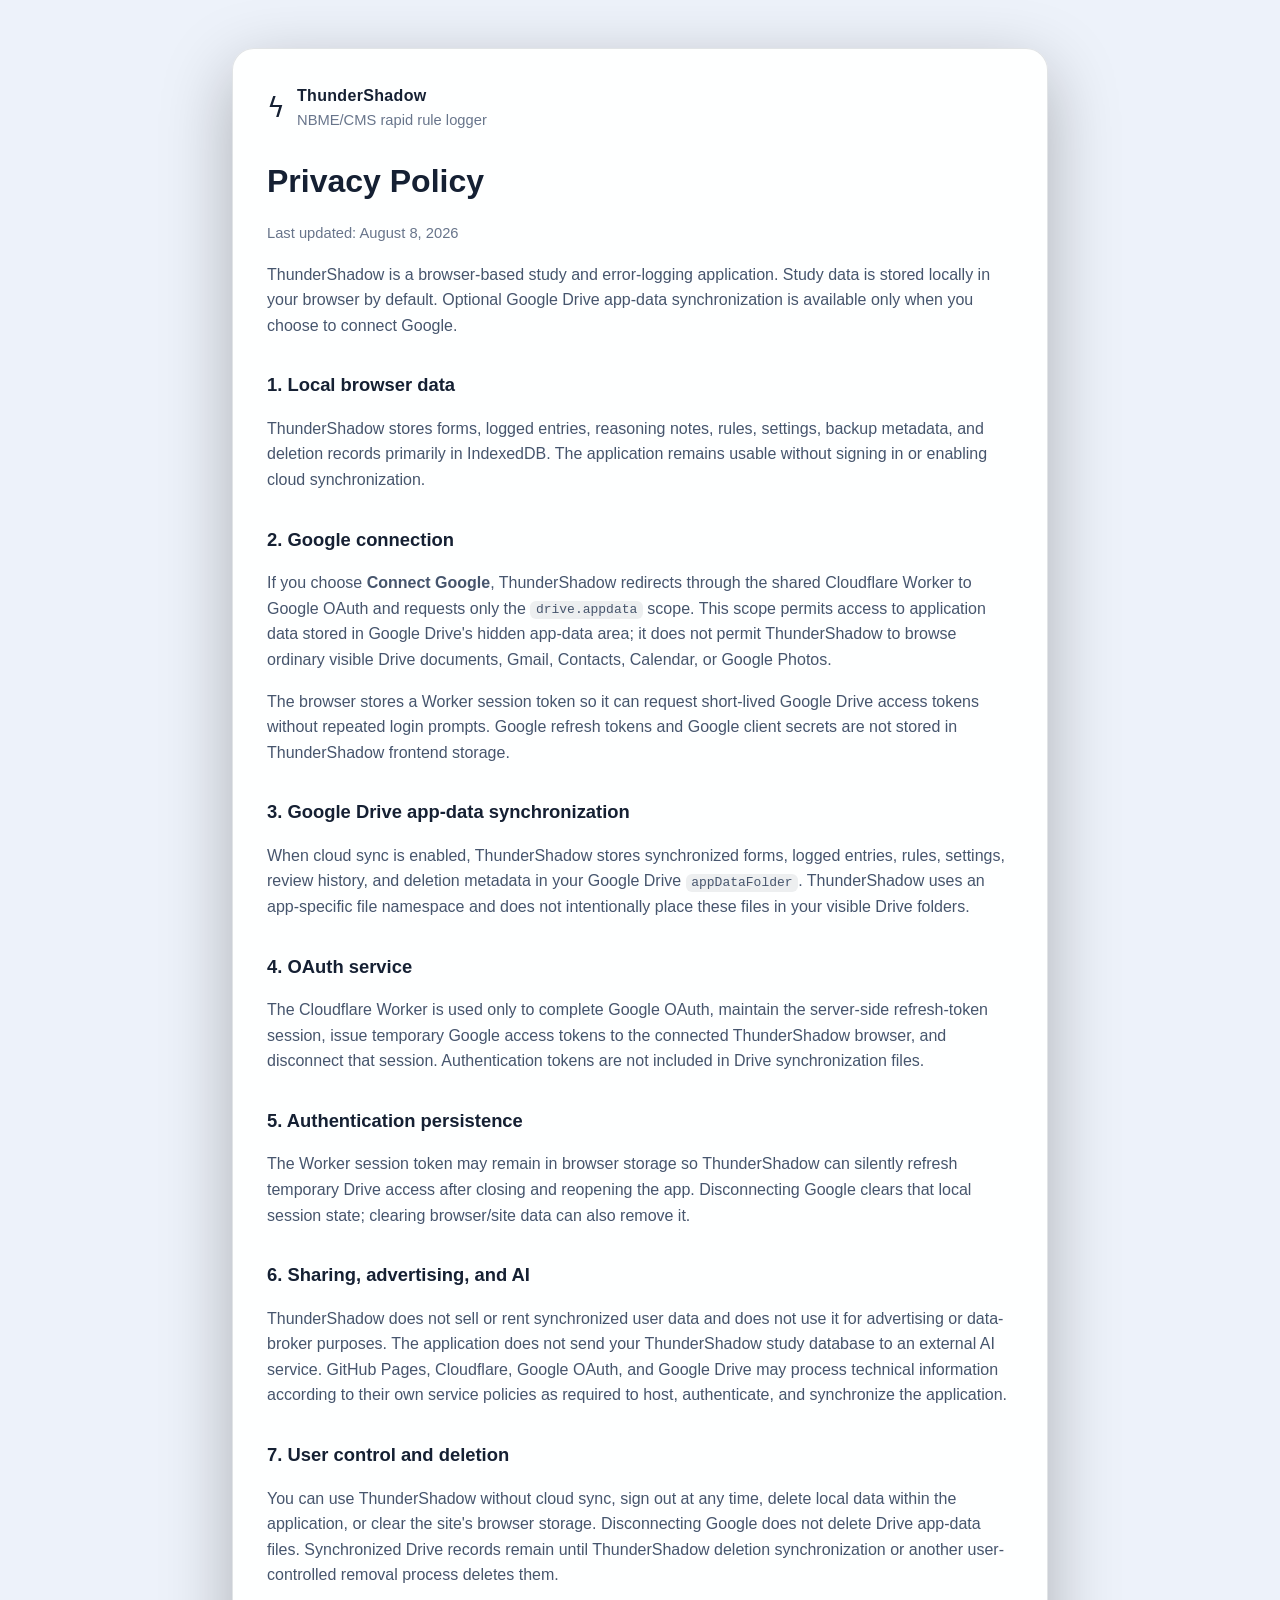
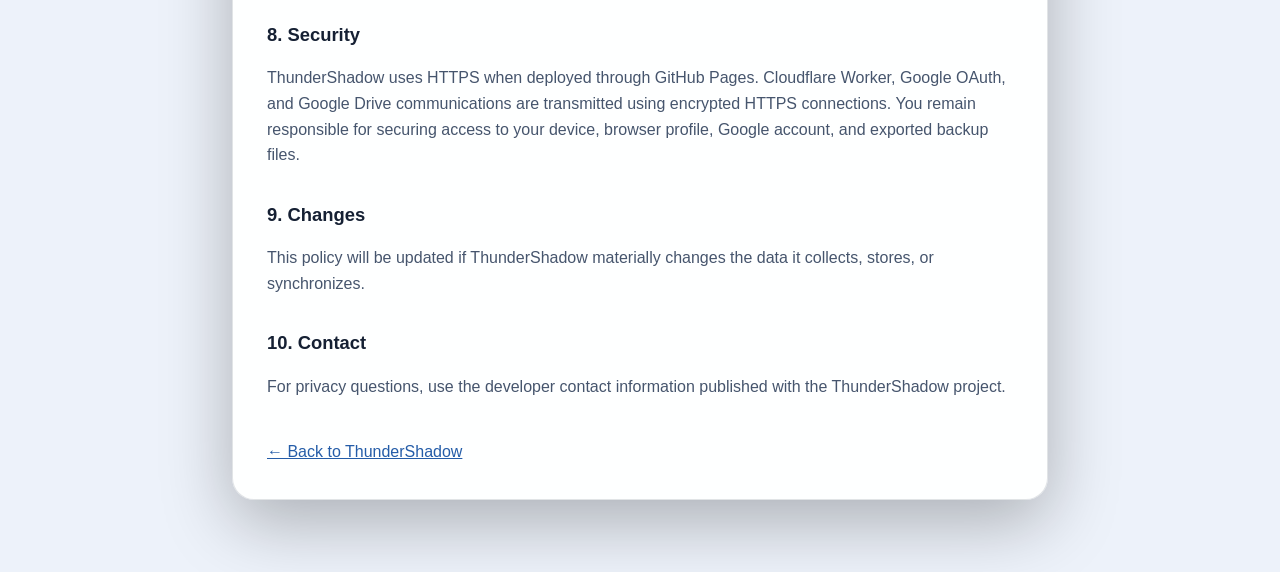
<file: privacy.html>
<!doctype html>
<html lang="en">
<head>
  <meta charset="utf-8">
  <meta name="viewport" content="width=device-width,initial-scale=1,viewport-fit=cover">
  <meta name="color-scheme" content="dark light">
  <meta name="description" content="ThunderShadow Privacy Policy">
  <meta name="thundershadow-build" content="50">
  <title>ThunderShadow Privacy Policy</title>
  <link rel="icon" href="assets/icon.svg?v=50" type="image/svg+xml">
  <style>
    :root{color-scheme:dark light;font-family:Inter,ui-sans-serif,-apple-system,BlinkMacSystemFont,"Segoe UI",sans-serif;line-height:1.6}
    *{box-sizing:border-box}body{margin:0;background:#0b1020;color:#eef3ff}.wrap{max-width:860px;margin:0 auto;padding:48px 22px 72px}.card{background:rgba(19,27,49,.92);border:1px solid rgba(255,255,255,.12);border-radius:22px;padding:34px;box-shadow:0 22px 70px rgba(0,0,0,.28)}h1{font-size:2rem;margin:.1rem 0 .2rem}h2{font-size:1.15rem;margin:2rem 0 .45rem}p,li{color:#cdd7eb}.muted{color:#94a3bd;font-size:.92rem}.brand{display:flex;gap:12px;align-items:center;margin-bottom:24px}.bolt{font-size:1.7rem}.brand strong{letter-spacing:.02em}a{color:#9ec5ff}code{background:rgba(255,255,255,.08);padding:.08rem .35rem;border-radius:6px}.back{display:inline-block;margin-top:24px}@media(prefers-color-scheme:light){body{background:#edf2fa;color:#152033}.card{background:rgba(255,255,255,.94);border-color:rgba(21,32,51,.12)}p,li{color:#46556d}.muted{color:#68758b}a{color:#245ca8}code{background:rgba(21,32,51,.07)}}
  </style>
</head>
<body>
  <main class="wrap"><article class="card">
    <div class="brand"><span class="bolt" aria-hidden="true">ϟ</span><div><strong>ThunderShadow</strong><div class="muted">NBME/CMS rapid rule logger</div></div></div>
    <h1>Privacy Policy</h1>
    <p class="muted">Last updated: August 8, 2026</p>

    <p>ThunderShadow is a browser-based study and error-logging application. Study data is stored locally in your browser by default. Optional Google Drive app-data synchronization is available only when you choose to connect Google.</p>

    <h2>1. Local browser data</h2>
    <p>ThunderShadow stores forms, logged entries, reasoning notes, rules, settings, backup metadata, and deletion records primarily in IndexedDB. The application remains usable without signing in or enabling cloud synchronization.</p>

    <h2>2. Google connection</h2>
    <p>If you choose <strong>Connect Google</strong>, ThunderShadow redirects through the shared Cloudflare Worker to Google OAuth and requests only the <code>drive.appdata</code> scope. This scope permits access to application data stored in Google Drive's hidden app-data area; it does not permit ThunderShadow to browse ordinary visible Drive documents, Gmail, Contacts, Calendar, or Google Photos.</p>
    <p>The browser stores a Worker session token so it can request short-lived Google Drive access tokens without repeated login prompts. Google refresh tokens and Google client secrets are not stored in ThunderShadow frontend storage.</p>

    <h2>3. Google Drive app-data synchronization</h2>
    <p>When cloud sync is enabled, ThunderShadow stores synchronized forms, logged entries, rules, settings, review history, and deletion metadata in your Google Drive <code>appDataFolder</code>. ThunderShadow uses an app-specific file namespace and does not intentionally place these files in your visible Drive folders.</p>

    <h2>4. OAuth service</h2>
    <p>The Cloudflare Worker is used only to complete Google OAuth, maintain the server-side refresh-token session, issue temporary Google access tokens to the connected ThunderShadow browser, and disconnect that session. Authentication tokens are not included in Drive synchronization files.</p>

    <h2>5. Authentication persistence</h2>
    <p>The Worker session token may remain in browser storage so ThunderShadow can silently refresh temporary Drive access after closing and reopening the app. Disconnecting Google clears that local session state; clearing browser/site data can also remove it.</p>

    <h2>6. Sharing, advertising, and AI</h2>
    <p>ThunderShadow does not sell or rent synchronized user data and does not use it for advertising or data-broker purposes. The application does not send your ThunderShadow study database to an external AI service. GitHub Pages, Cloudflare, Google OAuth, and Google Drive may process technical information according to their own service policies as required to host, authenticate, and synchronize the application.</p>

    <h2>7. User control and deletion</h2>
    <p>You can use ThunderShadow without cloud sync, sign out at any time, delete local data within the application, or clear the site's browser storage. Disconnecting Google does not delete Drive app-data files. Synchronized Drive records remain until ThunderShadow deletion synchronization or another user-controlled removal process deletes them.</p>

    <h2>8. Security</h2>
    <p>ThunderShadow uses HTTPS when deployed through GitHub Pages. Cloudflare Worker, Google OAuth, and Google Drive communications are transmitted using encrypted HTTPS connections. You remain responsible for securing access to your device, browser profile, Google account, and exported backup files.</p>

    <h2>9. Changes</h2>
    <p>This policy will be updated if ThunderShadow materially changes the data it collects, stores, or synchronizes.</p>

    <h2>10. Contact</h2>
    <p>For privacy questions, use the developer contact information published with the ThunderShadow project.</p>

    <a class="back" href="./">← Back to ThunderShadow</a>
  </article></main>
</body>
</html>
</file>
<file: css/styles.css>
:root {
  --pattern-task: #3B82F6;
  --pattern-stability: #E11D48;
  --pattern-sequence: #F59E0B;
  --pattern-frame: #8B5CF6;
  --pattern-hinge: #14B8A6;
  --pattern-timeline: #6366F1;
  --pattern-modifier: #22C55E;
  color-scheme: dark;
  --bg: #040910;
  --bg-deep: #02050a;
  --panel: rgba(8, 18, 31, 0.88);
  --panel-strong: rgba(11, 24, 41, 0.96);
  --panel-soft: rgba(20, 38, 58, 0.62);
  --panel-hover: rgba(28, 54, 79, 0.72);
  --text: #edf7ff;
  --muted: #91a6b8;
  --muted-2: #63798b;
  --line: rgba(159, 203, 230, 0.17);
  --line-strong: rgba(159, 219, 245, 0.34);
  --accent: #6fe6ff;
  --accent-strong: #2fc9ed;
  --accent-soft: rgba(78, 214, 245, 0.14);
  --accent-glow: rgba(78, 214, 245, 0.28);
  --success: #82e6b3;
  --warning: #ffd079;
  --danger: #ff7b8b;
  --danger-soft: rgba(255, 92, 112, 0.12);
  --shadow: 0 18px 55px rgba(0, 0, 0, 0.38);
  --radius-lg: 20px;
  --radius-md: 14px;
  --radius-sm: 10px;
  --topbar-height: 68px;
  --area-nav-height: 38px;
  --app-zoom: 1;
  font-family: Inter, ui-sans-serif, -apple-system, BlinkMacSystemFont, "Segoe UI", sans-serif;
}

html[data-theme="light"] {
  color-scheme: light;
  --bg: #d6e3eb;
  --bg-deep: #aabcca;
  --panel: rgba(230, 241, 247, 0.88);
  --panel-strong: rgba(239, 247, 251, 0.94);
  --panel-soft: rgba(216, 232, 241, 0.74);
  --panel-hover: rgba(224, 240, 248, 0.84);
  --text: #102838;
  --muted: #4e6878;
  --muted-2: #718694;
  --line: rgba(25, 67, 88, 0.17);
  --line-strong: rgba(17, 83, 110, 0.3);
  --accent: #087f9f;
  --accent-strong: #056e8b;
  --accent-soft: rgba(8, 127, 159, 0.12);
  --accent-glow: rgba(8, 127, 159, 0.18);
  --success: #147a54;
  --warning: #a05b00;
  --danger: #b52b43;
  --danger-soft: rgba(181, 43, 67, 0.1);
  --shadow: 0 18px 48px rgba(20, 52, 68, 0.18);
}

* {
  box-sizing: border-box;
}

html,
body {
  width: 100%;
  height: 100%;
  margin: 0;
  overflow: hidden;
  background: var(--bg-deep);
  color: var(--text);
}

body {
  font-size: 15px;
  line-height: 1.35;
}

button,
input,
textarea {
  font: inherit;
}

button,
label[aria-label] {
  -webkit-tap-highlight-color: transparent;
}

button {
  color: inherit;
}

svg {
  width: 20px;
  height: 20px;
  fill: none;
  stroke: currentColor;
  stroke-width: 1.8;
  stroke-linecap: round;
  stroke-linejoin: round;
}

[hidden] {
  display: none !important;
}

.app-shell {
  position: relative;
  z-index: 2;
  width: 100%;
  height: 100%;
  transform-origin: top left;
}

.topbar {
  height: var(--topbar-height);
  display: grid;
  grid-template-columns: minmax(230px, 1fr) auto minmax(230px, 1fr);
  align-items: center;
  gap: 20px;
  padding: 10px 18px;
  border-bottom: 1px solid var(--line);
  background: rgba(4, 10, 18, 0.75);
  backdrop-filter: blur(20px);
  -webkit-backdrop-filter: blur(20px);
}

.brand {
  display: flex;
  align-items: center;
  gap: 11px;
  min-width: 0;
}

.brand__mark {
  width: 39px;
  height: 39px;
  display: grid;
  place-items: center;
  flex: 0 0 auto;
  border: 1px solid rgba(111, 230, 255, 0.3);
  border-radius: 13px;
  color: var(--accent);
  background: linear-gradient(145deg, rgba(78, 214, 245, 0.15), rgba(15, 37, 57, 0.5));
  box-shadow: inset 0 0 20px rgba(78, 214, 245, 0.08), 0 0 24px rgba(78, 214, 245, 0.08);
  font-size: 24px;
  font-weight: 800;
}

.brand__name {
  font-size: 17px;
  font-weight: 720;
  letter-spacing: 0.01em;
}

.brand__tagline {
  color: var(--muted);
  font-size: 12px;
  white-space: nowrap;
}

.topbar__center {
  display: flex;
  align-items: center;
  justify-content: center;
  gap: 14px;
}

.topbar__center--logger {
  min-width: 390px;
}

.topbar__tools {
  display: flex;
  align-items: center;
  justify-content: flex-end;
  gap: 8px;
}

.sync-status {
  min-height: 34px;
  display: inline-flex;
  align-items: center;
  gap: 6px;
  padding: 0 9px;
  border: 1px solid var(--line);
  border-radius: 10px;
  color: var(--success);
  background: rgba(8, 22, 35, 0.72);
  cursor: pointer;
  font-size: 10px;
  font-weight: 700;
}

.sync-status i {
  width: 7px;
  height: 7px;
  border-radius: 50%;
  background: currentColor;
  box-shadow: 0 0 8px currentColor;
}

.sync-status[data-state="pending"] { color: var(--warning); }
.sync-status[data-state="local"] { color: var(--muted); }
.sync-status[data-state="offline"],
.sync-status[data-state="conflict"] { color: var(--danger); }

.zoom-control {
  height: 38px;
  display: grid;
  grid-template-columns: 34px 55px 34px;
  align-items: center;
  border: 1px solid var(--line);
  border-radius: 12px;
  background: rgba(15, 29, 45, 0.62);
  overflow: hidden;
}

.zoom-control .icon-button,
.zoom-control__value {
  width: 100%;
  height: 100%;
  border: 0;
  border-radius: 0;
  background: transparent;
}

.zoom-control__value {
  color: var(--muted);
  font-size: 12px;
  font-weight: 700;
  cursor: pointer;
  border-inline: 1px solid var(--line);
}

.workspace {
  height: calc(100% - var(--topbar-height) - var(--area-nav-height));
  padding: 14px 16px 16px;
}

.area-nav {
  height: var(--area-nav-height);
  display: flex;
  align-items: stretch;
  justify-content: center;
  gap: 2px;
  padding: 0 12px;
  border-bottom: 1px solid var(--line);
  background: rgba(3, 10, 18, 0.82);
  backdrop-filter: blur(16px);
}

.area-nav button {
  min-width: 92px;
  padding: 0 14px;
  border: 0;
  border-bottom: 2px solid transparent;
  color: var(--muted);
  background: transparent;
  cursor: pointer;
  font-size: 11px;
  font-weight: 720;
}

.area-nav button:hover,
.area-nav button.is-active {
  color: var(--text);
  border-bottom-color: var(--accent);
  background: rgba(78, 214, 245, 0.06);
}

.v3-view {
  height: 100%;
  padding: 12px;
}

.v3-scroll {
  height: 100%;
  max-width: 1480px;
  margin: 0 auto;
  padding: 2px 2px 24px;
  overflow: auto;
  scrollbar-color: rgba(111, 230, 255, 0.3) transparent;
}

.v3-scroll--narrow { max-width: 900px; }

.v3-heading {
  display: flex;
  align-items: flex-end;
  justify-content: space-between;
  gap: 18px;
  margin-bottom: 12px;
  padding: 8px 4px;
}

.v3-heading h1 { margin: 2px 0 0; font-size: 23px; }
.v3-heading p:not(.eyebrow) { margin: 5px 0 0; color: var(--muted); font-size: 11px; }
.v3-heading__actions { display: flex; gap: 8px; }
.v3-panel { margin-bottom: 12px; padding: 15px; }
.v3-panel > h2 { margin-bottom: 10px; }
.v3-list, .review-list { display: grid; gap: 10px; }
.v3-list--compact { gap: 7px; }

.rule-card,
.candidate-card,
.finding-card {
  border: 1px solid var(--line);
  border-radius: 12px;
  background: rgba(7, 18, 30, 0.66);
}

.rule-card { padding: 12px; }
.rule-card__meta { display: flex; align-items: center; flex-wrap: wrap; gap: 7px 12px; margin-bottom: 8px; color: var(--muted); font-size: 10px; }
.rule-card__text { min-height: 76px; resize: vertical; }
.rule-card__controls { display: flex; align-items: end; flex-wrap: wrap; gap: 8px; margin-top: 8px; }
.rule-card__controls label { display: grid; gap: 4px; color: var(--muted); font-size: 9px; }
.rule-card__controls select,
.rule-card__controls input,
.analytics-filters select {
  min-height: 34px;
  padding: 6px 9px;
  border: 1px solid var(--line);
  border-radius: 9px;
  color: var(--text);
  background: rgba(3, 11, 20, 0.8);
}
.rule-notes-label { min-width: 220px; flex: 1; }
.duplicate-details, .review-history { margin-top: 9px; color: var(--muted); font-size: 10px; }
.duplicate-details summary, .review-history summary { cursor: pointer; color: var(--accent); }
.duplicate-suggestion { display: flex; align-items: center; justify-content: space-between; gap: 10px; margin-top: 7px; padding: 7px; border-radius: 8px; background: rgba(78, 214, 245, 0.06); }
.review-history ul { margin: 7px 0 0; padding-left: 18px; }

.candidate-card { display: flex; align-items: center; justify-content: space-between; gap: 15px; padding: 10px; }
.candidate-card > div { display: grid; gap: 5px; min-width: 0; }
.candidate-card strong { font-size: 11px; line-height: 1.4; }
.candidate-card small { color: var(--muted); }

.analytics-filters { display: flex; align-items: end; gap: 10px; }
.analytics-filters .field { min-width: 145px; }
.analytics-filters .field--wide { min-width: 260px; flex: 1; }
.analytics-filters select { height: 62px; }
.v3-stat-grid { display: grid; grid-template-columns: repeat(4, 1fr); gap: 10px; margin-bottom: 12px; }
.v3-grid { display: grid; gap: 12px; }
.v3-grid--two { grid-template-columns: repeat(2, minmax(0, 1fr)); }
.v3-table-wrap { max-width: 100%; overflow-x: auto; }
.v3-table { width: 100%; border-collapse: collapse; font-size: 10px; }
.v3-table th, .v3-table td { padding: 7px 8px; border-bottom: 1px solid var(--line); text-align: left; vertical-align: top; }
.v3-table th { color: var(--muted); font-size: 9px; text-transform: uppercase; letter-spacing: 0.05em; }
.finding-card { display: flex; justify-content: space-between; gap: 10px; padding: 10px; }
.finding-card span { color: var(--muted); font-size: 10px; }

.review-card { padding: 18px; }
.review-card h2 { max-width: 950px; margin: 4px 0 8px; font-size: 17px; line-height: 1.45; }
.review-card p { margin: 6px 0; }
.review-responses { display: flex; flex-wrap: wrap; gap: 8px; margin-top: 14px; }
.settings-grid { display: grid; grid-template-columns: minmax(220px, 1fr) repeat(2, auto); align-items: center; gap: 10px; }
.portable-backup { display: grid; gap: 12px; }
.file-button { display: inline-flex; align-items: center; cursor: pointer; }
.backup-row {
  display: flex;
  align-items: center;
  justify-content: space-between;
  gap: 12px;
  padding: 10px;
  border: 1px solid var(--line);
  border-radius: 11px;
  background: rgba(7, 18, 30, 0.66);
}
.backup-row > div:first-child { display: grid; gap: 4px; min-width: 0; }
.backup-row strong { overflow: hidden; text-overflow: ellipsis; font-size: 11px; }
.backup-row small { color: var(--muted); font-size: 9px; }
.restore-preview { padding: 10px; border: 1px solid var(--line); border-radius: 11px; background: rgba(3, 11, 20, 0.55); }
.preview-grid { display: grid; grid-template-columns: repeat(2, 1fr); gap: 9px; margin: 0; }
.preview-grid div { display: grid; gap: 2px; }
.preview-grid dt { color: var(--muted); font-size: 9px; text-transform: uppercase; }
.preview-grid dd { margin: 0; font-size: 11px; }

.view {
  height: 100%;
}

.panel {
  border: 1px solid var(--line);
  border-radius: var(--radius-lg);
  background: linear-gradient(160deg, rgba(11, 24, 41, 0.92), rgba(5, 13, 24, 0.88));
  box-shadow: var(--shadow);
  backdrop-filter: blur(20px);
  -webkit-backdrop-filter: blur(20px);
}

.library-layout {
  height: 100%;
  display: grid;
  grid-template-columns: minmax(600px, 1.45fr) minmax(360px, 0.75fr);
  gap: 14px;
}

.panel--library-list,
.panel--analysis {
  min-height: 0;
  padding: 18px;
}

.panel--library-list {
  display: flex;
  flex-direction: column;
}

.panel--analysis {
  display: grid;
  grid-template-rows: auto auto minmax(0, 1fr) minmax(0, 1fr) minmax(0, 0.72fr);
  gap: 13px;
}

.panel__heading {
  display: flex;
  align-items: center;
  justify-content: space-between;
  gap: 20px;
  margin-bottom: 14px;
}

.panel__heading--compact {
  margin: 0;
}

.panel__heading h1,
.panel__heading h2,
.logger-panel__header h2,
.question-rail__header h1,
.dialog__header h2,
.empty-state h2 {
  margin: 0;
  font-size: 21px;
  line-height: 1.12;
  letter-spacing: -0.015em;
}

.panel__heading-actions {
  display: flex;
  align-items: center;
  gap: 9px;
}

.eyebrow {
  margin: 0 0 4px;
  color: var(--accent);
  font-size: 11px;
  font-weight: 750;
  letter-spacing: 0.13em;
  text-transform: uppercase;
}

.muted {
  color: var(--muted);
  font-size: 11px;
}

.search-box {
  width: 210px;
  height: 40px;
  display: flex;
  align-items: center;
  gap: 8px;
  padding: 0 12px;
  border: 1px solid var(--line);
  border-radius: 12px;
  background: rgba(9, 21, 35, 0.72);
}

.search-box svg {
  width: 17px;
  color: var(--muted);
}

.search-box input {
  min-width: 0;
  width: 100%;
  border: 0;
  outline: 0;
  color: var(--text);
  background: transparent;
}

.search-box input::placeholder,
.field input::placeholder,
textarea::placeholder {
  color: var(--muted-2);
}

.button,
.icon-button,
.option-row,
.speed-button,
.question-number,
.range-tab,
.form-card__action,
.zoom-control__value {
  transition: border-color 140ms ease, background-color 140ms ease, color 140ms ease, transform 100ms ease, box-shadow 140ms ease, opacity 140ms ease;
}

.button {
  min-height: 38px;
  display: inline-flex;
  align-items: center;
  justify-content: center;
  gap: 7px;
  padding: 8px 13px;
  border: 1px solid transparent;
  border-radius: 11px;
  cursor: pointer;
  white-space: nowrap;
  font-size: 13px;
  font-weight: 680;
}

.button:active,
.icon-button:active,
.option-row:active,
.speed-button:active,
.question-number:active,
.range-tab:active,
.form-card__action:active {
  transform: translateY(1px);
}

.button--primary {
  color: #031118;
  background: linear-gradient(135deg, #8bedff, #51d7f4);
  box-shadow: 0 8px 22px rgba(47, 201, 237, 0.18);
}

.button--primary:hover {
  background: linear-gradient(135deg, #a4f2ff, #65def7);
  box-shadow: 0 10px 28px rgba(47, 201, 237, 0.25);
}

.button--ghost,
.button--subtle {
  color: var(--text);
  border-color: var(--line);
  background: rgba(16, 34, 52, 0.58);
}

.button--ghost:hover,
.button--subtle:hover {
  border-color: var(--line-strong);
  background: rgba(28, 54, 78, 0.72);
}

.button--subtle {
  min-height: 31px;
  padding: 5px 9px;
  color: var(--accent);
  font-size: 11px;
}

.button--danger,
.button--danger-ghost {
  color: #fff;
  border-color: rgba(255, 123, 139, 0.28);
  background: rgba(178, 45, 65, 0.66);
}

.button--danger:hover {
  background: rgba(206, 55, 78, 0.82);
}

.button--danger-ghost {
  min-height: 31px;
  padding: 5px 9px;
  color: var(--danger);
  background: var(--danger-soft);
  font-size: 11px;
}

.button--full {
  width: 100%;
}

.button--save {
  min-width: 138px;
}

.button:focus-visible,
.icon-button:focus-visible,
.option-row:focus-visible,
.speed-button:focus-visible,
.question-number:focus-visible,
.range-tab:focus-visible,
.form-card__action:focus-visible,
input:focus-visible,
textarea:focus-visible,
.zoom-control__value:focus-visible {
  outline: 2px solid rgba(111, 230, 255, 0.72);
  outline-offset: 2px;
}

.area-nav button:focus-visible,
select:focus-visible {
  outline: 2px solid rgba(111, 230, 255, 0.72);
  outline-offset: -2px;
}

.icon-button {
  width: 38px;
  height: 38px;
  display: grid;
  place-items: center;
  padding: 0;
  border: 1px solid var(--line);
  border-radius: 11px;
  color: var(--muted);
  background: rgba(15, 29, 45, 0.62);
  cursor: pointer;
}

.icon-button:hover {
  color: var(--text);
  border-color: var(--line-strong);
  background: rgba(29, 52, 74, 0.72);
}

.question-position {
  min-width: 88px;
  display: flex;
  align-items: baseline;
  justify-content: center;
  gap: 6px;
  color: var(--muted);
}

.question-position span:first-child {
  color: var(--text);
  font-size: 19px;
  font-weight: 760;
}

.question-position__divider {
  color: var(--muted-2);
}

.forms-grid {
  min-height: 0;
  flex: 1;
  display: grid;
  grid-template-columns: repeat(2, minmax(0, 1fr));
  align-content: start;
  gap: 11px;
  padding-right: 3px;
  overflow: auto;
  scrollbar-width: thin;
  scrollbar-color: rgba(111, 230, 255, 0.22) transparent;
}

.forms-grid::-webkit-scrollbar {
  width: 8px;
}

.forms-grid::-webkit-scrollbar-thumb {
  border-radius: 999px;
  background: rgba(111, 230, 255, 0.18);
}

.form-card {
  min-height: 136px;
  display: grid;
  grid-template-rows: auto 1fr auto;
  gap: 8px;
  padding: 12px;
  border: 1px solid var(--line);
  border-radius: 14px;
  background: linear-gradient(145deg, rgba(18, 37, 57, 0.76), rgba(7, 17, 29, 0.76));
}

.form-card:hover {
  border-color: var(--line-strong);
  background: linear-gradient(145deg, rgba(24, 47, 70, 0.8), rgba(8, 19, 32, 0.82));
}

.form-card__top,
.form-card__meta,
.form-card__footer,
.form-card__actions {
  display: flex;
  align-items: center;
}

.form-card__top,
.form-card__footer {
  justify-content: space-between;
  gap: 12px;
}

.form-card__title {
  min-width: 0;
}

.form-card__title h2,
.form-card__title h3 {
  margin: 7px 0 0;
  overflow: hidden;
  text-overflow: ellipsis;
  white-space: nowrap;
  font-size: 16px;
  line-height: 1.25;
}

.form-card__title p {
  margin: 4px 0 0;
  overflow: hidden;
  color: var(--muted);
  text-overflow: ellipsis;
  white-space: nowrap;
  font-size: 11px;
}

.form-card__meta {
  gap: 16px;
}

.form-card__metric {
  display: grid;
  gap: 2px;
}

.form-card__metric span {
  color: var(--muted);
  font-size: 10px;
  text-transform: uppercase;
  letter-spacing: 0.07em;
}

.form-card__metric strong {
  font-size: 14px;
}

.form-card__progress {
  height: 6px;
  overflow: hidden;
  border-radius: 99px;
  background: rgba(141, 176, 199, 0.12);
}

.form-card__progress > i {
  display: block;
  height: 100%;
  border-radius: inherit;
  background: linear-gradient(90deg, var(--accent-strong), var(--accent));
}

.form-card__actions {
  gap: 6px;
}

.form-card__action {
  min-width: 32px;
  height: 31px;
  display: grid;
  place-items: center;
  padding: 0 8px;
  border: 1px solid var(--line);
  border-radius: 9px;
  color: var(--muted);
  background: rgba(12, 28, 43, 0.62);
  cursor: pointer;
  font-size: 11px;
  font-weight: 700;
}

.form-card__action:hover {
  color: var(--text);
  border-color: var(--line-strong);
  background: rgba(30, 55, 78, 0.72);
}

.form-card__action--open {
  min-width: 62px;
  color: #031118;
  border-color: transparent;
  background: var(--accent);
}

.form-card__action--delete:hover {
  color: var(--danger);
  border-color: rgba(255, 123, 139, 0.32);
  background: var(--danger-soft);
}

.badge,
.save-state {
  display: inline-flex;
  align-items: center;
  justify-content: center;
  min-height: 25px;
  padding: 4px 9px;
  border: 1px solid rgba(111, 230, 255, 0.2);
  border-radius: 999px;
  color: var(--accent);
  background: var(--accent-soft);
  font-size: 10px;
  font-weight: 750;
  letter-spacing: 0.03em;
}

.analysis-summary {
  display: grid;
  grid-template-columns: repeat(4, minmax(0, 1fr));
  gap: 7px;
}

.stat-card {
  min-width: 0;
  padding: 10px;
  border: 1px solid var(--line);
  border-radius: 12px;
  background: rgba(12, 27, 43, 0.58);
}

.stat-card__label {
  display: block;
  overflow: hidden;
  color: var(--muted);
  text-overflow: ellipsis;
  white-space: nowrap;
  font-size: 9px;
  text-transform: uppercase;
  letter-spacing: 0.05em;
}

.stat-card strong {
  display: block;
  margin-top: 3px;
  color: var(--text);
  font-size: 18px;
}

.analysis-section {
  min-height: 0;
  display: flex;
  flex-direction: column;
  padding-top: 10px;
  border-top: 1px solid var(--line);
}

.analysis-section__title {
  display: flex;
  align-items: center;
  justify-content: space-between;
  margin-bottom: 7px;
}

.analysis-section h3,
.section-heading h3,
.speed-area h3,
.rule-section h3 {
  margin: 0;
  font-size: 13px;
}

.frequency-list {
  min-height: 0;
  display: flex;
  flex-direction: column;
  gap: 5px;
  overflow: hidden;
}

.frequency-item {
  display: grid;
  grid-template-columns: minmax(0, 1fr) 40px;
  align-items: center;
  gap: 9px;
}

.frequency-item__body {
  min-width: 0;
}

.frequency-item__label {
  display: flex;
  justify-content: space-between;
  gap: 8px;
  margin-bottom: 3px;
  color: var(--muted);
  font-size: 10px;
}

.frequency-item__label span:first-child {
  overflow: hidden;
  text-overflow: ellipsis;
  white-space: nowrap;
}

.frequency-item__bar,
.progress-track {
  height: 7px;
  overflow: hidden;
  border-radius: 99px;
  background: rgba(137, 177, 202, 0.12);
}

.frequency-item__bar > i,
.progress-track__fill {
  display: block;
  height: 100%;
  border-radius: inherit;
  background: linear-gradient(90deg, rgba(47, 201, 237, 0.72), var(--accent));
}

.frequency-item__count {
  min-width: 38px;
  text-align: right;
  font-size: 11px;
  font-weight: 760;
}

.frequency-empty {
  display: grid;
  place-items: center;
  min-height: 58px;
  color: var(--muted-2);
  text-align: center;
  font-size: 10px;
}

.empty-state {
  flex: 1;
  display: grid;
  place-items: center;
  align-content: center;
  text-align: center;
}

.empty-state__icon {
  width: 58px;
  height: 58px;
  display: grid;
  place-items: center;
  margin-bottom: 13px;
  border: 1px solid rgba(111, 230, 255, 0.25);
  border-radius: 18px;
  color: var(--accent);
  background: var(--accent-soft);
  font-size: 33px;
}

.empty-state p {
  max-width: 390px;
  margin: 9px auto 16px;
  color: var(--muted);
}

.logger-layout {
  height: 100%;
  display: grid;
  grid-template-columns: 224px minmax(0, 1fr);
  gap: 14px;
}

.question-rail {
  min-height: 0;
  display: grid;
  grid-template-rows: auto auto minmax(0, 1fr) auto auto;
  gap: 10px;
  padding: 15px;
}

.question-rail__header {
  display: flex;
  align-items: flex-start;
  justify-content: space-between;
  gap: 8px;
}

.question-rail__header h1 {
  max-width: 140px;
  overflow: hidden;
  text-overflow: ellipsis;
  white-space: nowrap;
  font-size: 17px;
}

.save-state {
  min-height: 22px;
  padding: 3px 7px;
  color: var(--success);
  border-color: rgba(130, 230, 179, 0.2);
  background: rgba(72, 191, 126, 0.11);
}

.save-state[data-state="saving"] {
  color: var(--warning);
  border-color: rgba(255, 208, 121, 0.2);
  background: rgba(255, 208, 121, 0.08);
}

.save-state[data-state="pending"] {
  color: var(--warning);
  border-color: rgba(255, 208, 121, 0.25);
  background: rgba(255, 208, 121, 0.09);
}

.range-tabs {
  display: flex;
  gap: 5px;
  min-width: 0;
}

.range-tab {
  flex: 1;
  min-width: 0;
  height: 27px;
  padding: 0 5px;
  overflow: hidden;
  border: 1px solid var(--line);
  border-radius: 8px;
  color: var(--muted);
  background: rgba(12, 28, 43, 0.6);
  cursor: pointer;
  text-overflow: ellipsis;
  white-space: nowrap;
  font-size: 9px;
  font-weight: 700;
}

.range-tab:hover,
.range-tab.is-active {
  color: var(--accent);
  border-color: rgba(111, 230, 255, 0.35);
  background: var(--accent-soft);
}

.question-grid {
  min-height: 0;
  display: grid;
  grid-template-columns: repeat(5, minmax(0, 1fr));
  grid-template-rows: repeat(10, minmax(0, 1fr));
  gap: 5px;
}

.question-number {
  position: relative;
  min-width: 0;
  min-height: 0;
  display: grid;
  place-items: center;
  padding: 0;
  border: 1px solid var(--line);
  border-radius: 7px;
  color: var(--muted);
  background: rgba(9, 22, 36, 0.65);
  cursor: pointer;
  font-size: 10px;
  font-weight: 700;
}
.question-number span i { font-style: normal; }
.entry-select-toggle { display: none; }
.mobile-selection-bar { display: none; }

.question-number:hover {
  color: var(--text);
  border-color: var(--line-strong);
  background: rgba(25, 49, 71, 0.7);
}

.question-number.is-current {
  color: #031118;
  border-color: transparent;
  background: var(--accent);
  box-shadow: 0 0 18px rgba(78, 214, 245, 0.22);
}

.question-number.is-logged:not(.is-current) {
  color: var(--accent);
  border-color: rgba(111, 230, 255, 0.32);
  background: var(--accent-soft);
}

.question-number.has-speed::after {
  content: "";
  position: absolute;
  right: 3px;
  top: 3px;
  width: 4px;
  height: 4px;
  border-radius: 50%;
  background: var(--warning);
  box-shadow: 0 0 7px rgba(255, 208, 121, 0.62);
}

.question-rail__legend {
  display: flex;
  flex-wrap: wrap;
  gap: 8px 10px;
  color: var(--muted);
  font-size: 9px;
}

.question-rail__legend span {
  display: inline-flex;
  align-items: center;
  gap: 4px;
}

.legend-dot {
  width: 7px;
  height: 7px;
  display: inline-block;
  border: 1px solid var(--line-strong);
  border-radius: 2px;
  background: rgba(9, 22, 36, 0.65);
}

.legend-dot--logged {
  border-color: rgba(111, 230, 255, 0.45);
  background: var(--accent-soft);
}

.legend-dot--speed {
  border: 0;
  border-radius: 50%;
  background: var(--warning);
}

.question-rail__footer {
  display: grid;
  gap: 7px;
}

.progress-text {
  display: flex;
  justify-content: space-between;
  color: var(--muted);
  font-size: 10px;
}

.progress-text strong {
  color: var(--text);
}

.logger-panel {
  min-width: 0;
  min-height: 0;
  display: grid;
  grid-template-rows: minmax(0, 1fr) auto;
  overflow: hidden;
}

.logger-panel__header {
  display: flex;
  align-items: center;
  justify-content: space-between;
  padding: 12px 15px 10px;
  border-bottom: 1px solid var(--line);
}

.logger-panel__header h2 {
  font-size: 17px;
}

.logger-content {
  min-height: 0;
  display: grid;
  grid-template-columns: minmax(220px, 0.82fr) minmax(260px, 1.03fr) minmax(280px, 1.15fr);
  gap: 12px;
  padding: 12px;
}

.choice-section,
.rule-section {
  min-width: 0;
  min-height: 0;
  padding: 11px;
  border: 1px solid var(--line);
  border-radius: 14px;
  background: rgba(6, 16, 28, 0.55);
}

.choice-section {
  display: grid;
  grid-template-rows: auto minmax(0, 1fr);
}

.rule-section {
  display: grid;
  grid-template-rows: auto minmax(112px, 1fr) auto;
  gap: 9px;
}

.section-heading {
  display: flex;
  align-items: center;
  justify-content: space-between;
  margin-bottom: 8px;
}

.section-heading p,
.speed-area p,
.rule-section p {
  margin: 3px 0 0;
  color: var(--muted);
  font-size: 9px;
}

.section-heading--inline {
  margin: 0;
}

.option-stack {
  min-height: 0;
  display: grid;
  gap: 5px;
}

.option-stack--errors {
  grid-template-rows: repeat(7, minmax(0, 1fr));
}

.option-stack--patterns {
  grid-template-rows: repeat(11, minmax(0, 1fr));
}

.option-row {
  width: 100%;
  min-width: 0;
  min-height: 0;
  display: grid;
  grid-template-columns: 31px minmax(0, 1fr) 18px;
  align-items: center;
  gap: 8px;
  padding: 5px 8px;
  border: 1px solid var(--line);
  border-radius: 9px;
  color: var(--text);
  text-align: left;
  background: rgba(13, 29, 45, 0.56);
  cursor: pointer;
}

.option-row:hover {
  border-color: var(--line-strong);
  background: var(--panel-hover);
}

.option-row.is-selected {
  border-color: rgba(111, 230, 255, 0.58);
  background: linear-gradient(90deg, rgba(78, 214, 245, 0.17), rgba(13, 35, 53, 0.68));
  box-shadow: inset 3px 0 0 var(--accent);
}

.option-row__index {
  width: 27px;
  height: 27px;
  display: grid;
  place-items: center;
  border: 1px solid var(--line);
  border-radius: 8px;
  color: var(--muted);
  background: rgba(1, 8, 15, 0.38);
  font-size: 10px;
  font-weight: 800;
}

.option-row.is-selected .option-row__index {
  color: #031118;
  border-color: transparent;
  background: var(--accent);
}

.option-row__text {
  min-width: 0;
}

.option-row__text strong {
  display: block;
  overflow: hidden;
  text-overflow: ellipsis;
  white-space: nowrap;
  font-size: 10px;
  font-weight: 720;
}

.option-row__text span {
  display: block;
  margin-top: 1px;
  overflow: hidden;
  color: var(--muted);
  text-overflow: ellipsis;
  white-space: nowrap;
  font-size: 8.5px;
}

.option-row__check {
  width: 16px;
  height: 16px;
  display: grid;
  place-items: center;
  border: 1px solid var(--line);
  border-radius: 50%;
  color: transparent;
  font-size: 10px;
}

.option-row.is-selected .option-row__check {
  color: #031118;
  border-color: transparent;
  background: var(--accent);
}

.rule-section__top {
  display: flex;
  align-items: center;
  justify-content: space-between;
  gap: 8px;
}

textarea {
  width: 100%;
  min-height: 0;
  resize: none;
  padding: 12px;
  border: 1px solid var(--line);
  border-radius: 12px;
  outline: none;
  color: var(--text);
  background: rgba(3, 11, 20, 0.68);
  line-height: 1.48;
  font-size: 12px;
}

textarea:hover {
  border-color: rgba(159, 219, 245, 0.25);
}

textarea:focus {
  border-color: rgba(111, 230, 255, 0.58);
  box-shadow: 0 0 0 3px rgba(78, 214, 245, 0.08);
}

.speed-area {
  display: grid;
  gap: 7px;
}

.speed-buttons {
  display: flex;
  flex-wrap: wrap;
  gap: 6px;
}

.speed-button {
  min-height: 29px;
  padding: 5px 8px;
  border: 1px solid var(--line);
  border-radius: 9px;
  color: var(--muted);
  background: rgba(13, 29, 45, 0.56);
  cursor: pointer;
  font-size: 9px;
  font-weight: 680;
}

.speed-button:hover {
  color: var(--text);
  border-color: var(--line-strong);
}

.speed-button.is-selected {
  color: #231600;
  border-color: transparent;
  background: var(--warning);
}

.logger-panel__footer {
  min-height: 53px;
  display: flex;
  align-items: center;
  justify-content: space-between;
  gap: 16px;
  padding: 8px 13px;
  border-top: 1px solid var(--line);
  background: rgba(3, 10, 18, 0.54);
}

.footer-actions {
  display: flex;
  gap: 8px;
}

.shortcut-hint {
  display: flex;
  align-items: center;
  gap: 6px;
  color: var(--muted);
  font-size: 9px;
}

kbd {
  min-width: 21px;
  min-height: 20px;
  display: inline-grid;
  place-items: center;
  padding: 2px 5px;
  border: 1px solid var(--line-strong);
  border-bottom-width: 2px;
  border-radius: 6px;
  color: var(--text);
  background: rgba(24, 43, 61, 0.72);
  font: 700 9px/1 ui-monospace, SFMono-Regular, Menlo, monospace;
}

.dialog {
  width: min(480px, calc(100vw - 30px));
  padding: 0;
  border: 1px solid var(--line-strong);
  border-radius: 20px;
  color: var(--text);
  background: transparent;
  box-shadow: 0 32px 100px rgba(0, 0, 0, 0.65);
}

.dialog::backdrop {
  background: rgba(1, 5, 10, 0.72);
  backdrop-filter: blur(8px);
}

.dialog__surface {
  overflow: hidden;
  border-radius: inherit;
  background: linear-gradient(160deg, #10233a, #07111f 72%);
}

.dialog__header,
.dialog__footer {
  display: flex;
  align-items: center;
  justify-content: space-between;
  gap: 16px;
  padding: 16px 18px;
}

.dialog--conflict {
  width: min(760px, calc(100vw - 30px));
}

.conflict-body {
  max-height: 65vh;
  overflow-x: hidden;
  overflow-y: auto;
}

.conflict-columns {
  display: grid;
  grid-template-columns: 1fr 1fr;
  gap: 10px;
}

.conflict-columns section {
  min-width: 0;
  padding: 11px;
  border: 1px solid var(--line);
  border-radius: 12px;
  background: rgba(3, 11, 20, 0.55);
}

.conflict-columns h3 { margin-bottom: 8px; }
.conflict-columns pre {
  margin: 0;
  overflow: auto;
  color: var(--muted);
  white-space: pre-wrap;
  word-break: break-word;
  font: 11px/1.45 ui-monospace, SFMono-Regular, Menlo, monospace;
}

.field-error {
  margin: 0;
  color: var(--danger);
  font-size: 11px;
}

.dialog__header {
  border-bottom: 1px solid var(--line);
}

.dialog__body {
  display: grid;
  gap: 13px;
  padding: 18px;
}

.dialog__body > p {
  margin: 0;
  color: var(--muted);
}

.dialog__footer {
  justify-content: flex-end;
  border-top: 1px solid var(--line);
}

.field,
.field-grid {
  display: grid;
  gap: 7px;
}

.field-grid {
  grid-template-columns: 1fr 1fr;
  gap: 11px;
}

.field span {
  color: var(--muted);
  font-size: 11px;
  font-weight: 680;
}

.field em {
  color: var(--muted-2);
  font-style: normal;
  font-weight: 500;
}

.field input {
  width: 100%;
  min-width: 0;
  height: 42px;
  padding: 0 12px;
  border: 1px solid var(--line);
  border-radius: 11px;
  outline: none;
  color: var(--text);
  background: rgba(3, 11, 20, 0.68);
}

.field input:focus {
  border-color: rgba(111, 230, 255, 0.58);
  box-shadow: 0 0 0 3px rgba(78, 214, 245, 0.08);
}

.toast-region {
  position: fixed;
  z-index: 20;
  right: 16px;
  bottom: 16px;
  display: grid;
  gap: 8px;
  pointer-events: none;
}

.toast {
  min-width: 210px;
  max-width: 340px;
  padding: 10px 13px;
  border: 1px solid var(--line-strong);
  border-radius: 12px;
  color: var(--text);
  background: rgba(10, 24, 39, 0.94);
  box-shadow: 0 16px 44px rgba(0, 0, 0, 0.42);
  animation: toast-in 160ms ease-out;
  font-size: 11px;
}

@keyframes toast-in {
  from { opacity: 0; transform: translateY(8px); }
  to { opacity: 1; transform: translateY(0); }
}

.update-notice {
  display: flex;
  align-items: center;
  justify-content: space-between;
  gap: 12px;
  pointer-events: auto;
}
.update-notice .button { min-height: 36px; }

@media (max-width: 1180px) {
  .logger-content {
    grid-template-columns: minmax(245px, 0.8fr) minmax(300px, 1fr) minmax(300px, 1.02fr);
    gap: 9px;
    padding: 9px;
  }

  .choice-section,
  .rule-section {
    padding: 9px;
  }

  .option-row {
    gap: 6px;
    padding-inline: 6px;
  }

  .option-row__text span {
    font-size: 8px;
  }

  .library-layout {
    grid-template-columns: minmax(540px, 1.35fr) minmax(330px, 0.75fr);
  }
}

@media (max-height: 760px) {
  :root {
    --topbar-height: 58px;
  }

  .topbar {
    padding-block: 7px;
  }

  .workspace {
    padding: 9px 11px 11px;
  }

  .logger-layout,
  .library-layout {
    gap: 9px;
  }

  .question-rail {
    padding: 11px;
    gap: 7px;
  }

  .logger-panel__header {
    padding-block: 8px;
  }

  .logger-panel__footer {
    min-height: 44px;
    padding-block: 5px;
  }

  .option-stack {
    gap: 3px;
  }

  .speed-button {
    min-height: 25px;
    padding-block: 3px;
  }

  .forms-grid {
    gap: 8px;
  }

  .form-card {
    min-height: 126px;
    padding: 12px;
  }
}

@media (max-width: 900px) {
  :root { --topbar-height: calc(106px + env(safe-area-inset-top)); }

  body { overscroll-behavior: none; }

  .topbar {
    height: var(--topbar-height);
    grid-template-columns: minmax(125px, 1fr) auto;
    grid-template-rows: 48px 48px;
    gap: 2px 8px;
    padding: env(safe-area-inset-top) 8px 4px;
  }

  .brand__tagline,
  .zoom-control,
  #backupBtn,
  #restoreBackupBtn,
  .topbar__tools > label.icon-button { display: none; }
  .brand__mark { width: 34px; height: 34px; border-radius: 10px; }
  .brand__name { font-size: 15px; }

  .topbar__tools { gap: 5px; }
  .sync-status { max-width: 118px; padding-inline: 7px; }
  .sync-status span { overflow: hidden; text-overflow: ellipsis; white-space: nowrap; }

  .topbar__center {
    grid-column: 1 / -1;
    grid-row: 2;
  }

  .topbar__center--logger {
    width: 100%;
    min-width: 0;
    justify-content: space-between;
  }

  .topbar__center--logger .button { min-height: 42px; padding-inline: 14px; }
  .question-position { font-size: 16px; }

  .workspace {
    height: calc(100% - var(--topbar-height) - var(--area-nav-height));
    padding: 5px max(5px, env(safe-area-inset-right)) max(5px, env(safe-area-inset-bottom)) max(5px, env(safe-area-inset-left));
  }

  .area-nav { justify-content: flex-start; overflow-x: auto; }
  .area-nav button { min-width: max-content; }
  .v3-view { padding: 8px; }
  .v3-heading { align-items: flex-start; flex-direction: column; }
  .v3-heading__actions { width: 100%; flex-wrap: wrap; }
  .v3-grid--two, .v3-stat-grid { grid-template-columns: 1fr 1fr; }
  .analytics-filters { align-items: stretch; flex-direction: column; }
  .analytics-filters .field, .analytics-filters .field--wide { width: 100%; }
  .candidate-card { align-items: stretch; flex-direction: column; }
  .backup-row { align-items: stretch; flex-direction: column; }
  .settings-grid { grid-template-columns: 1fr; }

  .library-layout { display: block; }
  .panel--library-list { height: 100%; padding: 11px; }
  .panel--analysis { display: none; }
  .panel__heading { gap: 8px; }
  .panel__heading-actions { flex-wrap: wrap; justify-content: flex-end; }
  .forms-grid { grid-template-columns: 1fr; }
  .form-card__footer { align-items: flex-end; }
  .form-card__footer > .muted { display: none; }

  .logger-layout {
    grid-template-columns: 1fr;
    grid-template-rows: 112px minmax(0, 1fr);
    gap: 5px;
  }

  .question-rail {
    display: grid;
    grid-template-rows: auto minmax(42px, 1fr);
    gap: 6px;
    padding: 8px;
    border-radius: 14px;
  }

  .question-rail__header { align-items: center; }
  .question-rail__header .eyebrow { display: none; }
  .question-rail__header h1 { max-width: 230px; font-size: 14px; }
  .range-tabs,
  .question-rail__legend,
  .question-rail__footer { display: none !important; }

  .question-grid {
    display: flex;
    gap: 5px;
    overflow-x: auto;
    overflow-y: hidden;
    scroll-snap-type: x proximity;
    scrollbar-width: none;
  }
  .question-grid::-webkit-scrollbar { display: none; }
  .question-number {
    width: 40px;
    min-width: 40px;
    min-height: 40px;
    scroll-snap-align: center;
    font-size: 12px;
  }

  .logger-panel { border-radius: 14px; }
  .logger-panel__header { min-height: 46px; padding: 7px 10px; }
  .logger-panel__header .eyebrow { display: none; }
  .logger-panel__header h2 { font-size: 18px; }

  .logger-content {
    display: block;
    overflow-x: hidden;
    overflow-y: auto;
    padding: 7px;
    -webkit-overflow-scrolling: touch;
  }

  .choice-section,
  .rule-section {
    margin-bottom: 8px;
    padding: 9px;
  }
  .choice-section { display: block; }
  .option-stack { display: grid; gap: 6px; }
  .option-stack--errors,
  .option-stack--patterns { grid-template-rows: none; }
  .option-row {
    min-height: 52px;
    grid-template-columns: 38px minmax(0, 1fr) 22px;
    padding: 7px 9px;
    border-radius: 12px;
  }
  .option-row__index { width: 34px; height: 34px; font-size: 12px; }
  .option-row__text strong { font-size: 13px; }
  .option-row__text span { margin-top: 2px; font-size: 10px; white-space: normal; }

  .rule-section { display: grid; grid-template-rows: auto auto auto; }
  #manualRuleInput { min-height: 150px; max-height: 320px; resize: vertical; font-size: 16px; }
  .speed-button { min-height: 44px; padding: 8px 12px; font-size: 12px; }

  .logger-panel__footer {
    min-height: calc(62px + env(safe-area-inset-bottom));
    padding: 8px 9px calc(8px + env(safe-area-inset-bottom));
  }
  .shortcut-hint { display: none; }
  .footer-actions { width: 100%; }
  .footer-actions .button { min-height: 46px; flex: 1; }
  .footer-actions .button--save { flex: 1.45; }

  .toast-region {
    right: max(8px, env(safe-area-inset-right));
    bottom: calc(70px + env(safe-area-inset-bottom));
    left: max(8px, env(safe-area-inset-left));
  }
  .toast { width: 100%; max-width: none; }

  .conflict-columns { grid-template-columns: 1fr; }
  .conflict-actions { flex-wrap: wrap; }
  .conflict-actions .button { flex: 1 1 45%; }
}

@media (prefers-reduced-motion: reduce) {

  *,
  *::before,
  *::after {
    scroll-behavior: auto !important;
    transition-duration: 0.01ms !important;
  }
}

/* Ordered-entry and liquid-glass layer. Opaque values above remain the fallback. */
.topbar,
.area-nav,
.panel,
.dialog__surface,
.v3-panel,
.toast {
  border-color: var(--line);
  background: var(--panel-strong);
}

.topbar,
.area-nav,
.panel,
.v3-panel {
  -webkit-backdrop-filter: none;
  backdrop-filter: none;
}

@supports ((-webkit-backdrop-filter: blur(1px)) or (backdrop-filter: blur(1px))) {
  .dialog__surface,
  .toast {
    background: color-mix(in srgb, var(--panel) 76%, transparent);
    -webkit-backdrop-filter: blur(18px) saturate(135%);
    backdrop-filter: blur(18px) saturate(135%);
  }
}

.theme-control { flex: 0 0 82px; }
.theme-control select {
  width: 100%;
  height: 30px;
  padding: 0 7px;
  border: 1px solid var(--line);
  border-radius: 9px;
  color: var(--text);
  background: var(--panel-soft);
  font-size: 10px;
  font-weight: 700;
}

.question-rail { grid-template-rows: auto auto minmax(0, 1fr) auto auto auto; }
.question-grid {
  display: flex;
  flex-direction: column;
  gap: 5px;
  overflow: auto;
  overscroll-behavior: contain;
  user-select: none;
  touch-action: pan-y;
}
.question-number {
  flex: 0 0 34px;
  min-height: 34px;
  display: flex;
  justify-content: space-between;
  padding: 0 9px;
  font-size: 10px;
}
.question-number.is-selected:not(.is-current) {
  color: var(--warning);
  border-color: var(--warning);
  background: color-mix(in srgb, var(--warning) 13%, transparent);
}
.question-number.is-current.is-selected { box-shadow: 0 0 18px var(--accent-glow), inset 0 0 0 2px var(--warning); }
.question-number.is-deleted {
  opacity: .62;
  text-decoration: line-through;
  border-style: dashed;
}
.question-number.is-draft { color: var(--muted-2); border-style: dashed; }
.selection-tools { display: grid; grid-template-columns: 1fr 1fr; gap: 5px; }
.selection-tools .button { min-height: 28px; padding: 4px 5px; font-size: 8px; }
.selection-tools .button:first-child { grid-column: 1 / -1; }
.entry-delete-actions { display: flex; gap: 6px; }
.quick-fill { display: flex; gap: 4px; margin-top: 5px; }
.quick-fill button { padding: 3px 7px; border: 1px solid var(--line); border-radius: 7px; color: var(--muted); background: var(--panel-soft); cursor: pointer; font-size: 9px; }
#manualRuleInput { resize: none; overflow-y: hidden; white-space: pre-wrap; }
.export-check { display: grid; gap: 8px; margin: 0; }
.export-check div { display: flex; justify-content: space-between; gap: 20px; padding-bottom: 7px; border-bottom: 1px solid var(--line); }
.export-check dt { color: var(--muted); }
.export-check dd { margin: 0; font-weight: 800; }
.is-match { color: var(--success); }
.is-mismatch, .export-warning { color: var(--warning); }
.export-warning { margin-bottom: 0; }

@media (max-width: 900px) {
  .theme-control select { max-width: 72px; min-height: 38px; }
  .logger-layout { grid-template-rows: 124px minmax(0, 1fr); }
  .question-rail { grid-template-columns: minmax(0, 1fr) auto; grid-template-rows: auto auto minmax(44px, 1fr); }
  .question-rail__header { grid-column: 1 / -1; }
  .question-rail .range-tabs { display: flex !important; grid-column: 1 / -1; }
  .question-grid { flex-direction: row; overflow-x: auto; overflow-y: hidden; }
  .question-number { width: 52px; min-width: 52px; min-height: 44px; padding-inline: 7px; }
  .question-number span i { display: none; }
  #newEntryBtn { width: 44px; min-width: 44px; min-height: 44px; padding: 4px; font-size: 0; }
  #newEntryBtn::after { content: "+"; font-size: 22px; }
  .selection-tools { display: none; }
  .entry-select-toggle { display: inline-flex; min-height: 32px; padding: 4px 9px; }
  .mobile-selection-bar:not([hidden]) { position: fixed; z-index: 45; right: 8px; bottom: calc(72px + env(safe-area-inset-bottom)); left: 8px; display: flex; align-items: center; gap: 6px; padding: 7px; border: 1px solid var(--line-strong); border-radius: 12px; background: var(--surface-topbar); box-shadow: var(--shadow); }
  .mobile-selection-bar strong { margin-right: auto; white-space: nowrap; font-size: 11px; }
  .mobile-selection-bar .button { min-height: 44px; padding-inline: 10px; }
}

/* Version 19: high-contrast surfaces, fast logger controls, and explicit touch mode. */
:root {
  --surface-topbar: rgba(4, 10, 18, .9);
  --surface-nav: rgba(3, 10, 18, .92);
  --surface-control: rgba(15, 29, 45, .82);
  --surface-field: rgba(3, 11, 20, .82);
  --surface-card: rgba(7, 18, 30, .82);
  --surface-section: rgba(6, 16, 28, .72);
}

html[data-theme="light"] {
  --bg: #eef5f8;
  --bg-deep: #dce9ef;
  --panel: rgba(255, 255, 255, .94);
  --panel-strong: #ffffff;
  --panel-soft: #edf4f7;
  --panel-hover: #e3f0f5;
  --text: #102531;
  --muted: #405e6d;
  --muted-2: #647e8b;
  --line: rgba(20, 62, 80, .22);
  --line-strong: rgba(5, 105, 139, .48);
  --accent: #006f91;
  --accent-strong: #005b78;
  --accent-soft: rgba(0, 111, 145, .12);
  --accent-glow: rgba(0, 111, 145, .2);
  --success: #087247;
  --warning: #8a4b00;
  --danger: #a91f39;
  --shadow: 0 14px 38px rgba(23, 61, 77, .14);
  --surface-topbar: rgba(255, 255, 255, .96);
  --surface-nav: rgba(246, 251, 253, .97);
  --surface-control: #edf4f7;
  --surface-field: #ffffff;
  --surface-card: #f8fbfc;
  --surface-section: #f7fafc;
}
.topbar { background: var(--surface-topbar); }
.area-nav { background: var(--surface-nav); }
.sync-status,
.zoom-control,
.icon-button,
.mode-toggle,
.button--ghost,
.button--subtle,
.range-tab,
.quick-fill button { background: var(--surface-control); }
.panel { background: linear-gradient(155deg, var(--panel-strong), var(--panel)); }
.rule-card,
.candidate-card,
.finding-card,
.backup-row,
.form-card { background: var(--surface-card); }
.choice-section,
.rule-section { background: var(--surface-section); }
textarea,
.rule-card__controls select,
.rule-card__controls input,
.analytics-filters select,
.restore-preview { background: var(--surface-field); }
html[data-theme="light"] .button--primary { color: #fff; background: linear-gradient(135deg, #087fa2, #006b8c); box-shadow: 0 7px 18px rgba(0, 94, 125, .18); }
html[data-theme="light"] .button--primary:hover { background: linear-gradient(135deg, #006f91, #005a78); }

.mode-toggle {
  flex: 0 0 104px;
  width: 104px;
  min-height: 34px;
  display: inline-flex;
  align-items: center;
  justify-content: center;
  gap: 6px;
  padding: 0 9px;
  border: 1px solid var(--line);
  border-radius: 10px;
  color: var(--muted);
  cursor: pointer;
  font-size: 10px;
  font-weight: 750;
  white-space: nowrap;
}
.mode-toggle__icon { display: grid; width: 18px; height: 18px; flex: 0 0 18px; place-items: center; }
.mode-toggle__icon svg { width: 18px; height: 18px; }
.mode-toggle [data-mode-icon="desktop"] { display: none; }
.mode-toggle[aria-pressed="true"] [data-mode-icon="touch"] { display: none; }
.mode-toggle[aria-pressed="true"] [data-mode-icon="desktop"] { display: block; }
.mode-toggle:hover,
.mode-toggle[aria-pressed="true"] { color: var(--text); border-color: var(--line-strong); }
.mode-toggle[aria-pressed="true"] { box-shadow: inset 0 0 0 1px var(--accent); }

.preference-card {
  display: flex;
  align-items: center;
  justify-content: space-between;
  gap: 20px;
}
.segmented-control { display: inline-grid; grid-template-columns: 1fr 1fr; padding: 3px; border: 1px solid var(--line); border-radius: 12px; background: var(--surface-control); }
.segmented-control button { min-width: 92px; min-height: 38px; padding: 6px 12px; border: 0; border-radius: 9px; color: var(--muted); background: transparent; cursor: pointer; font-weight: 750; }
.segmented-control button.is-active { color: #031118; background: var(--accent); box-shadow: 0 4px 13px var(--accent-glow); }
html[data-theme="light"] .segmented-control button.is-active { color: #fff; }

.switch-control { display: inline-flex; align-items: center; gap: 10px; cursor: pointer; font-size: 12px; font-weight: 800; white-space: nowrap; }
.switch-control input { position: absolute; opacity: 0; pointer-events: none; }
.switch-control__track { width: 52px; height: 30px; display: flex; align-items: center; padding: 3px; border: 1px solid var(--line-strong); border-radius: 999px; background: var(--surface-control); transition: background 150ms ease; }
.switch-control__track i { width: 22px; height: 22px; border-radius: 50%; background: var(--muted); box-shadow: 0 2px 8px rgba(0,0,0,.25); transition: transform 150ms ease, background 150ms ease; }
.switch-control input:checked + .switch-control__track { background: var(--success); }
.switch-control input:checked + .switch-control__track i { transform: translateX(22px); background: #fff; }
.switch-control input:focus-visible + .switch-control__track { outline: 2px solid var(--accent); outline-offset: 3px; }
.switch-control input:disabled + .switch-control__track { opacity: .5; }
.network-urls { margin: 8px 0 0; font-size: 11px; }
.network-urls a { color: var(--accent); }
.access-warning { margin: 9px 0 0; padding: 8px 10px; border: 1px solid color-mix(in srgb, var(--warning) 35%, transparent); border-radius: 9px; color: var(--warning); background: color-mix(in srgb, var(--warning) 9%, transparent); font-size: 10px; }

.logger-content {
  align-items: start;
  overflow-x: hidden;
  overflow-y: auto;
  overscroll-behavior: contain;
  scrollbar-gutter: stable;
}
.choice-section { grid-template-rows: auto auto; }
.rule-section { grid-template-rows: auto auto auto; align-content: start; align-self: stretch; }
.option-stack--errors,
.option-stack--patterns { grid-template-rows: none; grid-auto-rows: minmax(55px, auto); }
.option-row {
  min-height: 55px;
  grid-template-columns: 34px minmax(0, 1fr) 20px;
  padding: 7px 9px;
  border-left: 4px solid var(--option-tone, var(--line-strong));
  background: color-mix(in srgb, var(--option-tone, var(--text)) 6%, var(--surface-control));
}
.option-row--pattern { grid-template-columns: minmax(0, 1fr) 20px; }
.option-row__text { min-width: 0; }
.option-row__text strong { display: block; overflow: visible; color: var(--text); text-overflow: clip; white-space: normal; font-size: 11px; font-weight: 780; line-height: 1.22; }
.option-row__text small { display: block; margin-top: 2px; overflow: visible; color: var(--muted); text-overflow: clip; white-space: normal; font-size: 9px; line-height: 1.25; }
.option-row:hover { border-color: var(--option-tone, var(--line-strong)); background: color-mix(in srgb, var(--option-tone, var(--text)) 12%, var(--surface-control)); }
.option-row.is-selected { border-color: var(--option-tone, var(--accent)); background: color-mix(in srgb, var(--option-tone, var(--accent)) 21%, var(--surface-control)); box-shadow: inset 3px 0 0 var(--option-tone, var(--accent)); }
.option-row--error-1 { --option-tone: #f2a33b; }
.option-row--error-2 { --option-tone: #ef5f6c; }
.option-row--error-3 { --option-tone: #e57843; }
.option-row--error-4 { --option-tone: #b57be8; }
.option-row--error-5 { --option-tone: #5e9ff2; }
.option-row--error-6 { --option-tone: #d770c8; }
.option-row--error-7 { --option-tone: #d6ad35; }
.option-row--tone-0 { --option-tone: #46b9d4; }
.option-row--tone-1 { --option-tone: #5f96ef; }
.option-row--tone-2 { --option-tone: #7f83e8; }
.option-row--tone-3 { --option-tone: #ad78dc; }
.option-row--tone-4 { --option-tone: #df9a45; }
.option-row--tone-5 { --option-tone: #47ad82; }
#manualRuleInput { min-height: 150px; max-height: 300px; resize: vertical; font-size: 13px; }
.logger-panel__footer { background: var(--surface-topbar); }
.speed-area { align-content: start; }
.speed-button { min-height: 55px; padding: 8px 11px; border-left: 3px solid var(--speed-tone, var(--line-strong)); color: var(--text); background: color-mix(in srgb, var(--speed-tone, var(--text)) 7%, var(--surface-control)); font-size: 10px; }
.speed-button.is-selected { color: var(--text); border-color: var(--speed-tone); background: color-mix(in srgb, var(--speed-tone) 24%, var(--surface-control)); box-shadow: inset 0 0 0 1px var(--speed-tone); }
.speed-button--tone-0 { --speed-tone: #4aa5e8; }
.speed-button--tone-1 { --speed-tone: #8d7ee8; }
.speed-button--tone-2 { --speed-tone: #45ae87; }
.speed-button--tone-3 { --speed-tone: #dc8a3e; }
.speed-button--tone-4 { --speed-tone: #d2648b; }
.speed-button--tone-5 { --speed-tone: #d7ab39; }
.selection-tools p { grid-column: 1 / -1; margin: 0; color: var(--muted-2); font-size: 8px; line-height: 1.3; }
#copyCodesBtn { grid-column: 1 / -1; }

.app-shell[data-scale="110"] .brand__tagline,
.app-shell[data-scale="115"] .brand__tagline,
.app-shell[data-scale="120"] .brand__tagline,
.app-shell[data-scale="115"] #uiModeToggleText,
.app-shell[data-scale="120"] #uiModeToggleText { display: none; }
.app-shell[data-scale="115"] .topbar,
.app-shell[data-scale="120"] .topbar { gap: 8px; padding-inline: 10px; }
.app-shell[data-scale="115"] .topbar__center--logger,
.app-shell[data-scale="120"] .topbar__center--logger { min-width: 330px; }

html[data-ui-mode="touch"] .logger-layout { grid-template-columns: 1fr; grid-template-rows: 124px minmax(0, 1fr); gap: 7px; }
html[data-ui-mode="touch"] .question-rail { grid-template-columns: minmax(0, 1fr) auto; grid-template-rows: auto auto minmax(48px, 1fr); padding: 9px; }
html[data-ui-mode="touch"] .question-rail__header,
html[data-ui-mode="touch"] .range-tabs { grid-column: 1 / -1; }
html[data-ui-mode="touch"] .question-rail__legend,
html[data-ui-mode="touch"] .question-rail__footer,
html[data-ui-mode="touch"] .selection-tools { display: none; }
html[data-ui-mode="touch"] .question-grid { flex-direction: row; overflow-x: auto; overflow-y: hidden; }
html[data-ui-mode="touch"] .question-number { width: 56px; min-width: 56px; min-height: 44px; font-size: 12px; }
html[data-ui-mode="touch"] .question-number span i { display: none; }
html[data-ui-mode="touch"] .entry-select-toggle { display: inline-flex; min-height: 36px; }
html[data-ui-mode="touch"] .mobile-selection-bar:not([hidden]) { position: fixed; z-index: 45; right: 10px; bottom: calc(72px + env(safe-area-inset-bottom)); left: 10px; display: flex; align-items: center; gap: 7px; padding: 8px; border: 1px solid var(--line-strong); border-radius: 13px; background: var(--surface-topbar); box-shadow: var(--shadow); }
html[data-ui-mode="touch"] .mobile-selection-bar strong { margin-right: auto; white-space: nowrap; }
html[data-ui-mode="touch"] .mobile-selection-bar .button { min-height: 44px; }
html[data-ui-mode="touch"] #newEntryBtn { width: 44px; min-width: 44px; min-height: 44px; padding: 4px; font-size: 0; }
html[data-ui-mode="touch"] #newEntryBtn::after { content: "+"; font-size: 24px; }
html[data-ui-mode="touch"] .logger-content { grid-template-columns: 1fr; grid-template-rows: max-content max-content max-content; grid-auto-rows: max-content; align-items: start; padding: 10px; }
html[data-ui-mode="touch"] .logger-content > section { min-height: max-content; align-self: start; }
html[data-ui-mode="touch"] .option-row { min-height: 56px; }
html[data-ui-mode="touch"] .option-row__text strong { font-size: 14px; }
html[data-ui-mode="touch"] .option-row__text small { white-space: normal; font-size: 11px; }
html[data-ui-mode="touch"] #manualRuleInput { min-height: 170px; font-size: 16px; }
html[data-ui-mode="touch"] .speed-button { min-height: 46px; padding: 9px 13px; font-size: 12px; }
html[data-ui-mode="touch"] .logger-panel__footer .button { min-height: 48px; }

/* Canonical reasoning patterns: stable semantic accents with non-color labels and state marks. */
.option-row--pattern-1, [data-pattern-tone="1"], .navigator-pattern--1, .pattern-analytics--1 { --pattern-color: var(--pattern-task); }
.option-row--pattern-2, [data-pattern-tone="2"], .navigator-pattern--2, .pattern-analytics--2 { --pattern-color: var(--pattern-stability); }
.option-row--pattern-3, [data-pattern-tone="3"], .navigator-pattern--3, .pattern-analytics--3 { --pattern-color: var(--pattern-sequence); }
.option-row--pattern-4, [data-pattern-tone="4"], .navigator-pattern--4, .pattern-analytics--4 { --pattern-color: var(--pattern-frame); }
.option-row--pattern-5, [data-pattern-tone="5"], .navigator-pattern--5, .pattern-analytics--5 { --pattern-color: var(--pattern-hinge); }
.option-row--pattern-6, [data-pattern-tone="6"], .navigator-pattern--6, .pattern-analytics--6 { --pattern-color: var(--pattern-timeline); }
.option-row--pattern-7, [data-pattern-tone="7"], .navigator-pattern--7, .pattern-analytics--7 { --pattern-color: var(--pattern-modifier); }

.pattern-heading-row { display: flex; align-items: center; gap: 7px; }
.pattern-info-button {
  width: 24px; height: 24px; display: inline-grid; place-items: center; padding: 0;
  border: 1px solid var(--line-strong); border-radius: 50%; color: var(--muted);
  background: color-mix(in srgb, var(--panel-soft) 76%, transparent); cursor: pointer;
  font: 800 12px/1 ui-serif, Georgia, serif;
}
.pattern-info-button:hover { color: var(--text); border-color: var(--accent); background: var(--accent-soft); }
.pattern-info-button:focus-visible { outline: 2px solid var(--accent); outline-offset: 3px; }

.option-row--pattern {
  --option-tone: var(--pattern-color);
  grid-template-columns: 10px 34px minmax(0, 1fr) auto 20px;
  min-height: 48px;
  border-left-color: var(--pattern-color);
  background: color-mix(in srgb, var(--pattern-color) 7%, var(--surface-control));
}
.option-row--pattern:hover { background: color-mix(in srgb, var(--pattern-color) 13%, var(--surface-control)); }
.option-row--pattern.is-selected { border-color: var(--pattern-color); background: color-mix(in srgb, var(--pattern-color) 22%, var(--surface-control)); box-shadow: inset 3px 0 0 var(--pattern-color); }
.pattern-dot { width: 8px; height: 8px; border: 2px solid var(--pattern-color); border-radius: 50%; background: transparent; }
.option-row--pattern.is-selected .pattern-dot { background: var(--pattern-color); }
.option-row--pattern .option-row__index { width: auto; color: var(--text); border-color: color-mix(in srgb, var(--pattern-color) 48%, var(--line)); background: color-mix(in srgb, var(--pattern-color) 9%, var(--surface-field)); font-size: 10px; font-weight: 900; }
.option-row--pattern.is-selected .option-row__index { color: var(--text); border-color: color-mix(in srgb, var(--pattern-color) 58%, var(--line)); background: color-mix(in srgb, var(--pattern-color) 17%, var(--surface-field)); }
.option-row--pattern .option-row__check { opacity: 0; }
.option-row--pattern.is-selected .option-row__check { opacity: 1; color: var(--text); border-color: var(--pattern-color); background: color-mix(in srgb, var(--pattern-color) 18%, var(--surface-field)); }
.option-row--pattern .shortcut-badge { color: var(--text); border-color: color-mix(in srgb, var(--pattern-color) 45%, var(--line)); background: color-mix(in srgb, var(--pattern-color) 10%, var(--surface-field)); }
.shortcut-badge, .option-row kbd, .speed-button kbd, .option-clear kbd, .pattern-guide-card kbd {
  min-width: 28px; padding: 2px 5px; border: 1px solid color-mix(in srgb, currentColor 25%, transparent);
  border-radius: 6px; color: inherit; background: color-mix(in srgb, var(--surface-field) 75%, transparent);
  box-shadow: none; font: 800 9px/1.3 ui-monospace, SFMono-Regular, Menlo, monospace; text-align: center;
}
.option-row--error { grid-template-columns: 34px minmax(0, 1fr) auto 20px; }
.option-clear {
  min-height: 38px; display: flex; align-items: center; justify-content: space-between; gap: 10px;
  padding: 7px 10px; border: 1px dashed var(--line-strong); border-radius: 9px; color: var(--muted);
  background: color-mix(in srgb, var(--surface-control) 78%, transparent); cursor: pointer; font-size: 10px; font-weight: 750;
}
.option-clear:hover { color: var(--text); border-style: solid; background: var(--panel-hover); }
.option-clear:focus-visible { outline: 2px solid var(--accent); outline-offset: 2px; }

.speed-button { display: grid; grid-template-columns: minmax(0, 1fr) auto 16px; align-items: center; gap: 7px; text-align: left; --speed-tone: var(--muted-2); }
.speed-button.speed-button--tone-0,
.speed-button.speed-button--tone-1,
.speed-button.speed-button--tone-2,
.speed-button.speed-button--tone-3,
.speed-button.speed-button--tone-4,
.speed-button.speed-button--tone-5 { --speed-tone: var(--muted-2); }
.speed-button:nth-child(even) { border-left-style: dashed; }
.speed-button .selected-mark { opacity: 0; }
.speed-button.is-selected .selected-mark { opacity: 1; }
.speed-button.is-selected { background: color-mix(in srgb, var(--muted) 17%, var(--surface-control)); border-color: var(--muted); box-shadow: inset 0 0 0 1px var(--muted); }
.option-clear--speed { grid-column: 1 / -1; }

.question-number__markers { display: inline-flex; align-items: center; gap: 6px; }
.navigator-pattern { width: 8px; height: 8px; border: 2px solid var(--pattern-color); border-radius: 50%; background: color-mix(in srgb, var(--pattern-color) 45%, transparent); }
.question-number.is-current .navigator-pattern { background: var(--pattern-color); }
.entry-select-toggle { display: inline-flex; min-height: 30px; padding: 4px 9px; }

.pattern-guide-dialog {
  width: min(920px, calc(100vw - 36px));
  max-width: none;
  max-height: min(820px, calc(100vh - 36px));
  max-height: min(820px, calc(100dvh - 36px));
  padding: 0;
  overflow: hidden;
  border: 0;
  background: transparent;
}
.pattern-guide-dialog::backdrop { background: rgba(1, 7, 14, .72); -webkit-backdrop-filter: blur(5px); backdrop-filter: blur(5px); }
.pattern-guide-surface { width: 100%; max-height: inherit; display: grid; grid-template-rows: auto minmax(0, 1fr); overflow: hidden; padding: 0; }
.pattern-guide-header { display: flex; align-items: start; justify-content: space-between; gap: 18px; padding: 18px 20px 14px; border-bottom: 1px solid var(--line); }
.pattern-guide-header h2 { margin: 2px 0 4px; }
.pattern-guide-header p:last-child { margin: 0; color: var(--muted); font-size: 11px; }
.pattern-guide-scroll { min-height: 0; overflow-y: auto; overscroll-behavior: contain; padding: 14px 18px 18px; }
.pattern-guide-grid { display: grid; grid-template-columns: repeat(2, minmax(0, 1fr)); gap: 9px; }
.pattern-guide-card { position: relative; padding: 10px 11px 10px 14px; border: 1px solid color-mix(in srgb, var(--pattern-color) 43%, var(--line)); border-radius: 11px; background: color-mix(in srgb, var(--pattern-color) 9%, var(--surface-card)); }
.pattern-guide-card::before { content: ""; position: absolute; inset: 8px auto 8px 0; width: 3px; border-radius: 0 3px 3px 0; background: var(--pattern-color); }
.pattern-guide-card header { display: flex; align-items: center; justify-content: space-between; gap: 10px; color: var(--text); }
.pattern-guide-card header kbd { border-color: color-mix(in srgb, var(--pattern-color) 52%, var(--line)); background: color-mix(in srgb, var(--pattern-color) 10%, var(--surface-field)); }
.pattern-guide-card p { margin: 6px 0 0; color: var(--muted); font-size: 10px; line-height: 1.42; }
.pattern-guide-card p:first-of-type { color: var(--text); }
.pattern-decision-tree { margin-top: 12px; padding: 12px; border: 1px solid var(--line); border-radius: 11px; background: var(--surface-section); }
.pattern-decision-tree h3 { margin: 0 0 8px; }
.pattern-decision-list { display: grid; grid-template-columns: repeat(2, minmax(0, 1fr)); gap: 5px 14px; color: var(--text); font-size: 10px; }
.pattern-decision-tree p, .pattern-decision-tree li { color: var(--muted); font-size: 9px; line-height: 1.4; }
.pattern-decision-tree ul { columns: 2; margin: 8px 0 0; padding-left: 18px; }
.pattern-guide-note { display: flex; flex-wrap: wrap; gap: 6px 18px; margin-top: 10px; padding: 9px 11px; border: 1px solid var(--line); border-radius: 9px; color: var(--muted); background: var(--surface-control); }
.pattern-guide-note p { margin: 0; font-size: 9px; }
.analytics-pattern-grid { display: grid; gap: 8px; }
.analytics-pattern-card { position: relative; padding: 10px 11px 10px 14px; border: 1px solid color-mix(in srgb, var(--pattern-color) 38%, var(--line)); border-radius: 10px; background: color-mix(in srgb, var(--pattern-color) 7%, var(--surface-card)); }
.analytics-pattern-card::before { content: ""; position: absolute; inset: 8px auto 8px 0; width: 3px; border-radius: 0 3px 3px 0; background: var(--pattern-color); }
.analytics-pattern-card header { display: flex; justify-content: space-between; gap: 10px; color: var(--text); font-size: 11px; }
.analytics-pattern-card header span { color: var(--text); font-size: 9px; font-weight: 800; }
.analytics-pattern-card p { margin: 7px 0 0; color: var(--muted); font-size: 9px; line-height: 1.4; }
.analytics-pattern-card dl { display: grid; grid-template-columns: 1fr 1fr; gap: 5px 10px; margin: 8px 0 0; }
.analytics-pattern-card dl div { min-width: 0; }
.analytics-pattern-card dt { color: var(--muted-2); font-size: 8px; }
.analytics-pattern-card dd { margin: 1px 0 0; color: var(--text); font-size: 9px; }
.analytics-pattern-card .analytics-pattern-fix { color: var(--text); }
#patternFrequencyList .frequency-item__bar i { background: var(--pattern-color); }

@media (max-width: 640px) {
  .pattern-guide-dialog { width: calc(100vw - 16px); max-height: calc(100vh - 16px); max-height: calc(100dvh - 16px); }
  .pattern-guide-header { padding: 13px 14px 10px; }
  .pattern-guide-scroll { padding: 10px; }
  .pattern-guide-grid, .pattern-decision-list { grid-template-columns: 1fr; }
  .pattern-decision-tree ul { columns: 1; }
  .pattern-guide-card { min-height: 44px; }
}

@media (max-width: 900px) {
  .mode-toggle { flex-basis: 38px; width: 38px; padding-inline: 0; }
  #uiModeToggleText { display: none; }
  .area-nav { justify-content: flex-start; overflow-x: auto; scrollbar-width: none; }
  .area-nav::-webkit-scrollbar { display: none; }
  .area-nav button { min-width: 78px; padding-inline: 10px; }
  .preference-card { align-items: stretch; flex-direction: column; }
  .segmented-control { width: 100%; }
  .option-row__text strong { font-size: 13px; }
  .option-row__text small { white-space: normal; font-size: 10px; }
}

/* GitHub/browser edition */
.drive-sync-card { display: grid; gap: 16px; }
.drive-sync-card__heading { display: flex; align-items: flex-start; justify-content: space-between; gap: 18px; }
.drive-sync-card__heading h2 { display: flex; align-items: center; gap: 8px; margin: 0 0 6px; }
.drive-config-row { display: grid; grid-template-columns: minmax(0, 1fr) auto; gap: 12px; align-items: end; }
.drive-sync-note { margin: 0; line-height: 1.5; }
.drive-sync-note code { font: inherit; font-weight: 700; }
@media (max-width: 760px) {
  .drive-sync-card__heading { display: grid; }
  .drive-config-row { grid-template-columns: 1fr; }
  .drive-config-row .button { width: 100%; }
}

/* ==========================================================================\n   Touch UX v12 — phone + iPad layouts\n   ========================================================================== */
.touch-entry-summary,
.touch-collapse-header,
.touch-collapse-header-row,
.touch-only-info { display: none; }

html[data-ui-mode="touch"] {
  --touch-topbar-height: calc(58px + env(safe-area-inset-top));
  --touch-nav-height: 44px;
  --touch-footer-height: calc(64px + env(safe-area-inset-bottom));
}

html[data-ui-mode="touch"],
html[data-ui-mode="touch"] body,
html[data-ui-mode="touch"] .app-shell {
  width: 100%;
  height: var(--touch-viewport-height, 100dvh);
  min-height: var(--touch-viewport-height, 100dvh);
}

html[data-ui-mode="touch"] body {
  overscroll-behavior: none;
  touch-action: manipulation;
}

/* Compact app chrome. Display/theme/backup controls stay in Settings on touch. */
html[data-ui-mode="touch"] .topbar {
  height: var(--touch-topbar-height);
  grid-template-columns: minmax(126px, 1fr) auto auto;
  grid-template-rows: 1fr;
  gap: 8px;
  padding: env(safe-area-inset-top) max(8px, env(safe-area-inset-right)) 0 max(8px, env(safe-area-inset-left));
}
html[data-ui-mode="touch"] .brand__tagline,
html[data-ui-mode="touch"] .zoom-control,
html[data-ui-mode="touch"] #retrySyncBtn { display: none !important; }
/* These four now live in the header options menu, which decides their visibility. */
html[data-ui-mode="touch"] #backupBtn,
html[data-ui-mode="touch"] #restoreBackupBtn,
html[data-ui-mode="touch"] .theme-control,
html[data-ui-mode="touch"] #uiModeToggleBtn { display: none; }
html[data-ui-mode="touch"] .brand { gap: 8px; }
html[data-ui-mode="touch"] .brand__mark { width: 36px; height: 36px; border-radius: 10px; font-size: 21px; }
html[data-ui-mode="touch"] .brand__name { font-size: 15px; }
html[data-ui-mode="touch"] .topbar__center { grid-column: auto; grid-row: auto; min-width: 0; gap: 5px; }
html[data-ui-mode="touch"] .topbar__tools { gap: 5px; }
html[data-ui-mode="touch"] .icon-button { width: 44px; height: 44px; min-width: 44px; min-height: 44px; }
html[data-ui-mode="touch"] .sync-status {
  width: auto;
  min-width: 62px;
  max-width: 88px;
  height: 44px;
  min-height: 44px;
  justify-content: center;
  gap: 5px;
  padding: 0 7px;
  border-radius: 12px;
}
html[data-ui-mode="touch"] .sync-status span { display: none; }
html[data-ui-mode="touch"] .sync-status::after {
  content: attr(data-short-label);
  overflow: hidden;
  text-overflow: ellipsis;
  white-space: nowrap;
  font-size: 9px;
  font-weight: 800;
  letter-spacing: .01em;
}
html[data-ui-mode="touch"] .sync-status i { width: 9px; height: 9px; flex: 0 0 auto; }
html[data-ui-mode="touch"] .area-nav { height: var(--touch-nav-height); }
html[data-ui-mode="touch"] .area-nav button { min-width: 88px; min-height: 44px; padding-inline: 12px; font-size: 12px; }
html[data-ui-mode="touch"] .workspace {
  height: calc(var(--touch-viewport-height, 100dvh) - var(--touch-topbar-height) - var(--touch-nav-height));
  padding: 8px max(8px, env(safe-area-inset-right)) max(8px, env(safe-area-inset-bottom)) max(8px, env(safe-area-inset-left));
}

/* The logger is task-first: the area navigation disappears while a form is open. */
html[data-ui-mode="touch"][data-active-view="logger"] .area-nav { display: none; }
html[data-ui-mode="touch"][data-active-view="logger"] .workspace {
  height: calc(var(--touch-viewport-height, 100dvh) - var(--touch-topbar-height));
  padding: 6px max(6px, env(safe-area-inset-right)) max(6px, env(safe-area-inset-bottom)) max(6px, env(safe-area-inset-left));
}
html[data-ui-mode="touch"][data-active-view="logger"] #libraryTopActions { display: none !important; }
html[data-ui-mode="touch"][data-active-view="logger"] .topbar__center--logger { width: auto; min-width: 0; justify-content: center; }
html[data-ui-mode="touch"][data-active-view="logger"] .topbar__center--logger #topPrevBtn,
html[data-ui-mode="touch"][data-active-view="logger"] .topbar__center--logger #topNextBtn { display: none; }
html[data-ui-mode="touch"][data-active-view="logger"] .question-position { min-width: 72px; font-size: 14px; font-weight: 800; }
html[data-ui-mode="touch"][data-active-view="logger"] .question-position__divider,
html[data-ui-mode="touch"][data-active-view="logger"] #topQuestionTotal { display: none; }

/* Universal touch target and typography normalization. */
html[data-ui-mode="touch"] .button,
html[data-ui-mode="touch"] .button--subtle,
html[data-ui-mode="touch"] .button--danger-ghost,
html[data-ui-mode="touch"] .form-card__action,
html[data-ui-mode="touch"] .range-tab,
html[data-ui-mode="touch"] .segmented-control button {
  min-height: 44px;
}
html[data-ui-mode="touch"] .button { font-size: 14px; }
html[data-ui-mode="touch"] .button--subtle,
html[data-ui-mode="touch"] .button--danger-ghost { padding: 8px 12px; font-size: 13px; }
html[data-ui-mode="touch"] .muted { font-size: 12px; line-height: 1.45; }
html[data-ui-mode="touch"] .eyebrow { font-size: 11px; }
html[data-ui-mode="touch"] .field span { font-size: 12px; }
html[data-ui-mode="touch"] .field input,
html[data-ui-mode="touch"] .field select,
html[data-ui-mode="touch"] .field textarea,
html[data-ui-mode="touch"] select { min-height: 44px; font-size: 15px; }
html[data-ui-mode="touch"] .shortcut-hint,
html[data-ui-mode="touch"] .shortcut-badge,
html[data-ui-mode="touch"] .option-clear kbd,
html[data-ui-mode="touch"] .speed-button kbd,
html[data-ui-mode="touch"] .pattern-guide-card kbd { display: none !important; }

/* Collapsible entry navigator: 52px during normal logging, overlay only on demand. */
html[data-ui-mode="touch"] .logger-layout {
  height: 100%;
  grid-template-columns: 1fr;
  grid-template-rows: 52px minmax(0, 1fr);
  gap: 6px;
}
html[data-ui-mode="touch"] .question-rail {
  min-height: 0;
  display: block;
  padding: 4px;
  border-radius: 14px;
  overflow: hidden;
}
html[data-ui-mode="touch"] .touch-entry-summary {
  height: 42px;
  display: grid;
  grid-template-columns: minmax(0, 1fr) 42px 42px;
  gap: 4px;
}
html[data-ui-mode="touch"] .touch-entry-toggle,
html[data-ui-mode="touch"] .touch-square-button {
  min-width: 0;
  min-height: 42px;
  border: 1px solid var(--line);
  border-radius: 10px;
  color: var(--text);
  background: var(--surface-control, rgba(13,29,45,.62));
  cursor: pointer;
}
html[data-ui-mode="touch"] .touch-entry-toggle {
  display: grid;
  grid-template-columns: auto auto minmax(0, 1fr) auto;
  align-items: center;
  gap: 7px;
  padding: 0 10px;
  text-align: left;
}
html[data-ui-mode="touch"] .touch-entry-toggle__label { color: var(--muted); font-size: 12px; }
html[data-ui-mode="touch"] .touch-entry-toggle strong { color: var(--accent); font-size: 16px; }
html[data-ui-mode="touch"] .touch-entry-toggle__state { overflow: hidden; color: var(--success); text-overflow: ellipsis; white-space: nowrap; font-size: 11px; }
html[data-ui-mode="touch"] .touch-entry-toggle__chevron { transition: transform 150ms ease; }
html[data-ui-mode="touch"] .question-rail.is-expanded .touch-entry-toggle__chevron { transform: rotate(180deg); }
html[data-ui-mode="touch"] .touch-square-button { display: grid; place-items: center; padding: 0; font-size: 21px; font-weight: 800; }
html[data-ui-mode="touch"] #touchEntryActionsBtn { font-size: 15px; letter-spacing: 1px; }
html[data-ui-mode="touch"] .question-rail:not(.is-expanded) > .question-rail__header,
html[data-ui-mode="touch"] .question-rail:not(.is-expanded) > .range-tabs,
html[data-ui-mode="touch"] .question-rail:not(.is-expanded) > .question-grid,
html[data-ui-mode="touch"] .question-rail:not(.is-expanded) > #newEntryBtn,
html[data-ui-mode="touch"] .question-rail:not(.is-expanded) > .selection-tools,
html[data-ui-mode="touch"] .question-rail:not(.is-expanded) > .question-rail__legend,
html[data-ui-mode="touch"] .question-rail:not(.is-expanded) > .question-rail__footer { display: none !important; }
html[data-ui-mode="touch"] .question-rail.is-expanded {
  position: fixed;
  z-index: 55;
  top: calc(var(--touch-topbar-height) + 8px);
  right: max(8px, env(safe-area-inset-right));
  bottom: calc(var(--touch-footer-height) + 8px);
  left: max(8px, env(safe-area-inset-left));
  display: grid;
  grid-template-rows: 42px auto auto minmax(0, 1fr) auto auto;
  gap: 8px;
  padding: 8px;
  overflow: hidden;
  border-color: var(--line-strong);
  background: var(--surface-topbar);
  box-shadow: 0 24px 70px rgba(0,0,0,.55);
}
html[data-ui-mode="touch"] .question-rail.is-expanded .question-rail__header { display: flex; align-items: center; min-width: 0; }
html[data-ui-mode="touch"] .question-rail.is-expanded .question-rail__header .eyebrow { display: none; }
html[data-ui-mode="touch"] .question-rail.is-expanded .question-rail__header h1 { max-width: min(58vw, 360px); font-size: 16px; }
html[data-ui-mode="touch"] .question-rail.is-expanded .save-state { display: none; }
html[data-ui-mode="touch"] .question-rail.is-expanded .range-tabs { display: grid !important; grid-template-columns: 1fr 1fr; min-height: 44px; }
html[data-ui-mode="touch"] .question-rail.is-expanded .range-tab { font-size: 13px; }
html[data-ui-mode="touch"] .question-rail.is-expanded .question-grid {
  display: grid;
  grid-template-columns: repeat(auto-fill, minmax(52px, 1fr));
  align-content: start;
  gap: 7px;
  overflow-x: hidden;
  overflow-y: auto;
  padding: 2px;
  scrollbar-width: thin;
}
html[data-ui-mode="touch"] .question-rail.is-expanded .question-number {
  width: auto;
  min-width: 52px;
  min-height: 48px;
  font-size: 13px;
}
html[data-ui-mode="touch"] .question-rail.is-expanded #newEntryBtn { display: inline-flex; width: 100%; min-height: 48px; font-size: 14px; }
html[data-ui-mode="touch"] .question-rail.is-expanded .selection-tools,
html[data-ui-mode="touch"] .question-rail.is-expanded .question-rail__legend,
html[data-ui-mode="touch"] .question-rail.is-expanded .question-rail__footer { display: none !important; }
html[data-ui-mode="touch"] .entry-select-toggle { min-width: 64px; min-height: 44px; }
html[data-ui-mode="touch"] .mobile-selection-bar:not([hidden]) {
  right: 12px;
  bottom: calc(var(--touch-footer-height) + 12px);
  left: 12px;
  flex-wrap: wrap;
  gap: 6px;
  padding: 8px;
}
html[data-ui-mode="touch"] .mobile-selection-bar strong { flex: 1 0 100%; font-size: 13px; }

/* Logger: no duplicate entry header; bottom actions own navigation. */
html[data-ui-mode="touch"] .logger-panel {
  min-height: 0;
  grid-template-rows: minmax(0, 1fr) auto;
  border-radius: 14px;
}
html[data-ui-mode="touch"] .logger-panel__header { display: none !important; }
html[data-ui-mode="touch"] .logger-panel__footer {
  min-height: var(--touch-footer-height);
  padding: 7px 8px calc(7px + env(safe-area-inset-bottom));
  background: var(--surface-topbar);
}
html[data-ui-mode="touch"] .logger-panel__footer .shortcut-hint { display: none; }
html[data-ui-mode="touch"] .footer-actions { width: 100%; display: grid; grid-template-columns: minmax(96px, .34fr) minmax(180px, .66fr); gap: 8px; }
html[data-ui-mode="touch"] .logger-panel__footer .button { width: 100%; min-height: 50px; font-size: 14px; }
html[data-ui-mode="touch"] #saveNextBtn { font-size: 15px; font-weight: 800; }

/* Touch choices share a consistent target size. */
html[data-ui-mode="touch"] .logger-content { min-height: 0; overflow: auto; -webkit-overflow-scrolling: touch; }
html[data-ui-mode="touch"] .choice-section,
html[data-ui-mode="touch"] .rule-section { border-radius: 12px; }
html[data-ui-mode="touch"] .option-row { min-height: 48px; border-radius: 11px; }
html[data-ui-mode="touch"] .option-row__text strong { font-size: 14px; line-height: 1.2; white-space: normal; }
html[data-ui-mode="touch"] .option-row__text small { font-size: 12px; line-height: 1.3; }
html[data-ui-mode="touch"] .option-row__index { min-width: 30px; min-height: 30px; }
html[data-ui-mode="touch"] .pattern-info-button { width: 44px; height: 44px; min-width: 44px; min-height: 44px; }
html[data-ui-mode="touch"] .speed-button { min-height: 44px; font-size: 12px; }
html[data-ui-mode="touch"] .option-clear { min-height: 44px; font-size: 12px; }
html[data-ui-mode="touch"] .touch-actions-list { grid-template-columns: 1fr; }
html[data-ui-mode="touch"] .touch-actions-list .button { width: 100%; min-height: 48px; }

/* iPad landscape / large touch: true three-column logger. */
@media (min-width: 951px) {
  html[data-ui-mode="touch"] .logger-content {
    display: grid;
    grid-template-columns: minmax(235px, .9fr) minmax(260px, 1fr) minmax(280px, 1.04fr);
    grid-template-rows: minmax(0, 1fr);
    align-items: stretch;
    gap: 9px;
    padding: 9px;
    overflow: hidden;
  }
  html[data-ui-mode="touch"] .choice-section,
  html[data-ui-mode="touch"] .rule-section { margin: 0; padding: 9px; min-height: 0; align-self: stretch; }
  html[data-ui-mode="touch"] .choice-section { display: grid; grid-template-rows: auto minmax(0, 1fr); }
  html[data-ui-mode="touch"] .option-stack--errors { grid-template-rows: repeat(7, minmax(44px, 1fr)); }
  html[data-ui-mode="touch"] .option-stack--patterns { grid-template-rows: repeat(8, minmax(44px, 1fr)); }
  html[data-ui-mode="touch"] .option-row { padding: 6px 7px; }
  html[data-ui-mode="touch"] .option-row__text small { display: none; }
  html[data-ui-mode="touch"] .rule-section { display: grid; grid-template-rows: minmax(0, 1fr) auto; gap: 10px; }
  html[data-ui-mode="touch"] .note-area { display: grid; grid-template-rows: auto minmax(120px, 1fr); min-height: 0; }
  html[data-ui-mode="touch"] #manualRuleInput { min-height: 120px; max-height: none; font-size: 15px; resize: none; }
  html[data-ui-mode="touch"] .speed-buttons { display: grid; grid-template-columns: 1fr 1fr; }
}

/* iPad portrait / compact tablet: two primary choice columns, note+speed below. */
@media (min-width: 641px) and (max-width: 950px) {
  html[data-ui-mode="touch"] .logger-content {
    display: grid;
    grid-template-columns: minmax(0, 1fr) minmax(0, 1fr);
    grid-template-rows: minmax(370px, 1fr) auto;
    align-items: stretch;
    gap: 8px;
    padding: 8px;
    overflow-y: auto;
  }
  html[data-ui-mode="touch"] .choice-section,
  html[data-ui-mode="touch"] .rule-section { margin: 0; min-height: 0; padding: 9px; align-self: stretch; }
  html[data-ui-mode="touch"] .choice-section { display: grid; grid-template-rows: auto minmax(0, 1fr); }
  html[data-ui-mode="touch"] .option-stack--errors { grid-template-rows: repeat(7, minmax(46px, 1fr)); }
  html[data-ui-mode="touch"] .option-stack--patterns { grid-template-rows: repeat(8, minmax(46px, 1fr)); }
  html[data-ui-mode="touch"] .option-row { padding: 5px 7px; }
  html[data-ui-mode="touch"] .option-row__text small { display: none; }
  html[data-ui-mode="touch"] .rule-section {
    grid-column: 1 / -1;
    display: grid;
    grid-template-columns: minmax(0, 1.15fr) minmax(260px, .85fr);
    grid-template-rows: auto;
    gap: 10px;
  }
  html[data-ui-mode="touch"] .note-area { display: grid; grid-template-rows: auto 132px; }
  html[data-ui-mode="touch"] #manualRuleInput { min-height: 132px; max-height: 180px; font-size: 15px; }
  html[data-ui-mode="touch"] .speed-area { align-self: stretch; }
  html[data-ui-mode="touch"] .speed-buttons { display: grid; grid-template-columns: 1fr 1fr; gap: 7px; }
  html[data-ui-mode="touch"] .question-rail.is-expanded { left: 50%; width: min(560px, calc(100vw - 24px)); transform: translateX(-50%); }
}

/* Phone: error choices get the majority of the visible logger. */
@media (max-width: 640px), (max-height: 500px) and (orientation: landscape) and (max-width: 950px) {
  html[data-ui-mode="touch"] { --touch-topbar-height: calc(54px + env(safe-area-inset-top)); }
  html[data-ui-mode="touch"] .topbar {
    grid-template-columns: minmax(110px, 1fr) auto auto;
    gap: 5px;
    padding-inline: max(6px, env(safe-area-inset-left)) max(6px, env(safe-area-inset-right));
  }
  html[data-ui-mode="touch"] .brand__mark { width: 32px; height: 32px; font-size: 19px; }
  html[data-ui-mode="touch"] .brand__name { max-width: 104px; overflow: hidden; text-overflow: ellipsis; font-size: 14px; }
  html[data-ui-mode="touch"] #newFormTopBtn { display: none; }
  html[data-ui-mode="touch"][data-active-view="logger"] .question-position { min-width: 58px; font-size: 13px; }
  html[data-ui-mode="touch"] .workspace { padding: 6px; }

  html[data-ui-mode="touch"] .logger-content {
    display: grid;
    grid-template-columns: 1fr;
    grid-template-rows: minmax(315px, 1fr) auto auto;
    align-items: stretch;
    gap: 7px;
    padding: 7px;
    overflow-y: auto;
  }
  html[data-ui-mode="touch"] .choice-section,
  html[data-ui-mode="touch"] .rule-section {
    margin: 0;
    padding: 8px;
    border-radius: 11px;
  }
  html[data-ui-mode="touch"] .choice-section--errors {
    min-height: 315px;
    display: grid;
    grid-template-rows: auto minmax(0, 1fr);
    background: color-mix(in srgb, var(--accent) 4%, var(--surface-section));
  }
  html[data-ui-mode="touch"] .choice-section--errors .section-heading { margin-bottom: 7px; }
  html[data-ui-mode="touch"] .choice-section--errors .section-heading h3 { font-size: 16px; }
  html[data-ui-mode="touch"] .choice-section--errors .section-heading p { display: none; }
  html[data-ui-mode="touch"] .option-stack--errors {
    display: grid;
    grid-template-columns: 1fr 1fr;
    grid-template-rows: repeat(4, minmax(58px, 1fr));
    gap: 7px;
  }
  html[data-ui-mode="touch"] .option-row--error-7 { grid-column: 1 / -1; }
  html[data-ui-mode="touch"] .option-row {
    min-height: 58px;
    grid-template-columns: 30px minmax(0, 1fr) 18px;
    gap: 7px;
    padding: 7px;
  }
  html[data-ui-mode="touch"] .pattern-dot { display: none; }
  html[data-ui-mode="touch"] .option-row__index { width: 30px; height: 30px; font-size: 11px; }
  html[data-ui-mode="touch"] .option-row__text strong { font-size: 13px; }
  html[data-ui-mode="touch"] .option-row__text small { display: none; }

  html[data-ui-mode="touch"] .choice-section--patterns { position: relative; display: block; min-height: 48px; }
  html[data-ui-mode="touch"] .desktop-section-heading { display: none !important; }
  html[data-ui-mode="touch"] .touch-collapse-header-row { display: grid; grid-template-columns: minmax(0, 1fr) 44px; gap: 5px; }
  html[data-ui-mode="touch"] .touch-collapse-header {
    width: 100%;
    min-height: 44px;
    display: flex;
    align-items: center;
    justify-content: space-between;
    gap: 10px;
    padding: 6px 10px;
    border: 1px solid var(--line);
    border-radius: 10px;
    color: var(--text);
    text-align: left;
    background: var(--surface-control);
    cursor: pointer;
  }
  html[data-ui-mode="touch"] .touch-collapse-header span { min-width: 0; display: grid; gap: 1px; }
  html[data-ui-mode="touch"] .touch-collapse-header strong { font-size: 14px; }
  html[data-ui-mode="touch"] .touch-collapse-header small { overflow: hidden; color: var(--muted); text-overflow: ellipsis; white-space: nowrap; font-size: 11px; font-style: normal; }
  html[data-ui-mode="touch"] .touch-collapse-header i { font-style: normal; transition: transform 150ms ease; }
  html[data-ui-mode="touch"] .touch-collapsible:not(.is-touch-collapsed) .touch-collapse-header i { transform: rotate(180deg); }
  html[data-ui-mode="touch"] .touch-only-info { display: grid; }
  html[data-ui-mode="touch"] .choice-section--patterns.is-touch-collapsed #patternRows,
  html[data-ui-mode="touch"] .note-area.is-touch-collapsed #manualRuleInput,
  html[data-ui-mode="touch"] .speed-area.is-touch-collapsed #speedFlagButtons { display: none !important; }
  html[data-ui-mode="touch"] .choice-section--patterns:not(.is-touch-collapsed) #patternRows { margin-top: 7px; }
  html[data-ui-mode="touch"] .option-stack--patterns { grid-template-columns: 1fr 1fr; gap: 7px; }
  html[data-ui-mode="touch"] .option-stack--patterns .option-clear { grid-column: 1 / -1; }
  html[data-ui-mode="touch"] .rule-section { display: grid; grid-template-columns: 1fr; grid-template-rows: auto auto; gap: 7px; background: transparent; border-color: transparent; padding: 0; }
  html[data-ui-mode="touch"] .note-area,
  html[data-ui-mode="touch"] .speed-area { display: grid; gap: 7px; padding: 7px; border: 1px solid var(--line); border-radius: 11px; background: var(--surface-section); }
  html[data-ui-mode="touch"] #manualRuleInput { min-height: 112px; max-height: 220px; resize: none; padding: 10px; font-size: 16px; }
  html[data-ui-mode="touch"] .speed-buttons { display: grid; grid-template-columns: 1fr 1fr; gap: 7px; }
  html[data-ui-mode="touch"] .speed-button { min-height: 46px; padding: 7px 9px; font-size: 11px; }
  html[data-ui-mode="touch"] .speed-buttons .option-clear { grid-column: 1 / -1; }

  html[data-ui-mode="touch"] .footer-actions { grid-template-columns: minmax(94px, .32fr) minmax(190px, .68fr); }
  html[data-ui-mode="touch"] .logger-panel__footer .button { min-height: 52px; }

  /* iOS does not zoom focused controls when text is 16px or larger. */
  html[data-ui-mode="touch"] input,
  html[data-ui-mode="touch"] textarea,
  html[data-ui-mode="touch"] select,
  html[data-ui-mode="touch"] .search-box input { font-size: 16px; }

  /* Library: the card itself opens the form; secondary actions remain comfortable targets. */
  html[data-ui-mode="touch"] .panel--library-list { padding: 10px; }
  html[data-ui-mode="touch"] .panel__heading { align-items: stretch; flex-direction: column; }
  html[data-ui-mode="touch"] .panel__heading-actions { width: 100%; display: grid; grid-template-columns: minmax(0, 1fr) auto; }
  html[data-ui-mode="touch"] .search-box { width: 100%; min-width: 0; height: 44px; }
  html[data-ui-mode="touch"] .forms-grid { grid-template-columns: 1fr; gap: 9px; }
  html[data-ui-mode="touch"] .form-card { min-height: 132px; gap: 9px; padding: 12px; cursor: pointer; }
  html[data-ui-mode="touch"] .form-card h2 { font-size: 17px; }
  html[data-ui-mode="touch"] .form-card p { font-size: 12px; line-height: 1.4; }
  html[data-ui-mode="touch"] .form-card__actions { gap: 6px; }
  html[data-ui-mode="touch"] .form-card__action { min-width: 52px; height: 44px; padding: 0 10px; font-size: 12px; }
  html[data-ui-mode="touch"] .form-card__action--open { display: none; }

  /* Dialogs become mobile sheets with single-column metadata. */
  html[data-ui-mode="touch"] .dialog { width: calc(100vw - 16px); max-height: calc(var(--touch-viewport-height, 100dvh) - 16px); border-radius: 16px; }
  html[data-ui-mode="touch"] .dialog__surface { max-height: calc(var(--touch-viewport-height, 100dvh) - 18px); overflow-y: auto; }
  html[data-ui-mode="touch"] .dialog__header,
  html[data-ui-mode="touch"] .dialog__footer { padding: 13px 14px; }
  html[data-ui-mode="touch"] .dialog__body { padding: 14px; }
  html[data-ui-mode="touch"] .field-grid { grid-template-columns: 1fr; gap: 10px; }
  html[data-ui-mode="touch"] .dialog__footer { display: grid; grid-template-columns: 1fr 1fr; }
  html[data-ui-mode="touch"] .dialog__footer .button { width: 100%; min-height: 48px; }
  html[data-ui-mode="touch"] .touch-actions-dialog .dialog__footer { display: none; }

  /* Analysis / Rules / Settings: remove desktop microtype and cramped horizontal actions. */
  html[data-ui-mode="touch"] .v3-view { padding: 6px; }
  html[data-ui-mode="touch"] .v3-scroll { padding-bottom: 12px; }
  html[data-ui-mode="touch"] .v3-heading h1 { font-size: 22px; }
  html[data-ui-mode="touch"] .v3-heading p,
  html[data-ui-mode="touch"] .v3-panel p,
  html[data-ui-mode="touch"] .rule-card__meta,
  html[data-ui-mode="touch"] .analytics-pattern-card p { font-size: 12px; line-height: 1.45; }
  html[data-ui-mode="touch"] .v3-heading__actions { display: grid; grid-template-columns: 1fr; }
  html[data-ui-mode="touch"] .v3-heading__actions .button { width: 100%; }
  html[data-ui-mode="touch"] .v3-stat-grid { grid-template-columns: 1fr 1fr; }
  html[data-ui-mode="touch"] .v3-table { font-size: 12px; }
  html[data-ui-mode="touch"] .v3-table th,
  html[data-ui-mode="touch"] .v3-table td { min-width: 96px; padding: 9px; }
  html[data-ui-mode="touch"] .settings-grid { gap: 10px; }
  html[data-ui-mode="touch"] .preference-card { padding: 12px; }
  html[data-ui-mode="touch"] .segmented-control button { font-size: 13px; }
}

/* Tablet library and supporting screens use the width rather than inheriting phone layout. */
@media (min-width: 641px) {
  html[data-ui-mode="touch"] .forms-grid { grid-template-columns: repeat(2, minmax(0, 1fr)); gap: 10px; }
  html[data-ui-mode="touch"] .form-card { min-height: 145px; cursor: pointer; }
  html[data-ui-mode="touch"] .form-card__action { height: 44px; min-height: 44px; }
  html[data-ui-mode="touch"] .form-card__action--open { display: none; }
  html[data-ui-mode="touch"] .search-box { width: min(360px, 44vw); }
  html[data-ui-mode="touch"] .v3-table { font-size: 12px; }
}

/* Markup normalization introduced by the touch note wrapper; keeps desktop unchanged. */
.note-area { min-width: 0; min-height: 0; display: grid; grid-template-rows: auto minmax(112px, 1fr); gap: 9px; }
.rule-section { grid-template-rows: minmax(0, 1fr) auto; }

html[data-ui-mode="touch"] .quick-fill { display: grid; grid-template-columns: repeat(4, 1fr); gap: 6px; }
html[data-ui-mode="touch"] .quick-fill button { min-height: 44px; padding: 7px 8px; border-radius: 9px; font-size: 13px; }
html[data-ui-mode="touch"] [data-theme-choice].is-active { color: #031118; background: var(--accent); box-shadow: 0 4px 13px var(--accent-glow); }
html[data-theme="light"][data-ui-mode="touch"] [data-theme-choice].is-active { color: #fff; }

@media (max-width: 640px), (max-height: 500px) and (orientation: landscape) and (max-width: 950px) {
  html[data-ui-mode="touch"] .note-area { grid-template-rows: none; }
  html[data-ui-mode="touch"] .note-area .rule-section__top { display: none !important; }
}

/* iPhone landscape: keep the primary error grid visible without turning the screen into an iPad layout. */
@media (max-height: 500px) and (orientation: landscape) and (max-width: 950px) {
  html[data-ui-mode="touch"] {
    --touch-topbar-height: calc(48px + env(safe-area-inset-top));
    --touch-footer-height: calc(56px + env(safe-area-inset-bottom));
  }
  html[data-ui-mode="touch"] .brand__mark { width: 30px; height: 30px; }
  html[data-ui-mode="touch"] .brand__name { font-size: 13px; }
  html[data-ui-mode="touch"] .logger-layout { grid-template-rows: 46px minmax(0, 1fr); gap: 4px; }
  html[data-ui-mode="touch"] .question-rail { padding: 3px; }
  html[data-ui-mode="touch"] .touch-entry-summary { height: 38px; grid-template-columns: minmax(0, 1fr) 38px 38px; }
  html[data-ui-mode="touch"] .touch-entry-toggle,
  html[data-ui-mode="touch"] .touch-square-button { min-height: 38px; height: 38px; }
  html[data-ui-mode="touch"] .logger-content {
    grid-template-columns: minmax(360px, 1.3fr) minmax(235px, .7fr);
    grid-template-rows: auto minmax(0, 1fr);
    gap: 5px;
    padding: 5px;
    overflow: auto;
  }
  html[data-ui-mode="touch"] .choice-section--errors {
    grid-column: 1;
    grid-row: 1 / 3;
    min-height: 214px;
    padding: 6px;
  }
  html[data-ui-mode="touch"] .option-stack--errors { grid-template-rows: repeat(4, minmax(42px, 1fr)); gap: 5px; }
  html[data-ui-mode="touch"] .option-row { min-height: 42px; padding-block: 4px; }
  html[data-ui-mode="touch"] .choice-section--patterns { grid-column: 2; grid-row: 1; padding: 5px; }
  html[data-ui-mode="touch"] .rule-section { grid-column: 2; grid-row: 2; align-content: start; gap: 5px; }
  html[data-ui-mode="touch"] .note-area,
  html[data-ui-mode="touch"] .speed-area { padding: 5px; gap: 5px; }
  html[data-ui-mode="touch"] .touch-collapse-header { min-height: 40px; }
  html[data-ui-mode="touch"] .logger-panel__footer { min-height: var(--touch-footer-height); padding-top: 4px; padding-bottom: calc(4px + env(safe-area-inset-bottom)); }
  html[data-ui-mode="touch"] .logger-panel__footer .button { min-height: 44px; }
  html[data-ui-mode="touch"] .question-rail.is-expanded { bottom: calc(var(--touch-footer-height) + 6px); }
}

html[data-ui-mode="touch"] .rule-card__controls label,
html[data-ui-mode="touch"] .duplicate-details,
html[data-ui-mode="touch"] .review-history,
html[data-ui-mode="touch"] .candidate-card small,
html[data-ui-mode="touch"] .backup-row small,
html[data-ui-mode="touch"] .finding-card span,
html[data-ui-mode="touch"] .preview-grid dt { font-size: 11px; line-height: 1.4; }
html[data-ui-mode="touch"] .candidate-card strong,
html[data-ui-mode="touch"] .backup-row strong,
html[data-ui-mode="touch"] .preview-grid dd { font-size: 12px; line-height: 1.4; }
html[data-ui-mode="touch"] .v3-table th { font-size: 11px; }
html[data-ui-mode="touch"] .review-card h2 { font-size: 18px; }

@media (max-width: 640px), (max-height: 500px) and (orientation: landscape) and (max-width: 950px) {
  html[data-ui-mode="touch"] .duplicate-suggestion { align-items: stretch; flex-direction: column; }
  html[data-ui-mode="touch"] .duplicate-suggestion .button { width: 100%; }
  html[data-ui-mode="touch"] .rule-card__controls { align-items: stretch; flex-direction: column; }
  html[data-ui-mode="touch"] .rule-card__controls label,
  html[data-ui-mode="touch"] .rule-notes-label { width: 100%; min-width: 0; }
  html[data-ui-mode="touch"] .rule-card__controls input,
  html[data-ui-mode="touch"] .rule-card__controls select { width: 100%; min-height: 44px; font-size: 16px; }
  html[data-ui-mode="touch"] .review-card { padding: 14px; }
  html[data-ui-mode="touch"] .review-responses { display: grid; grid-template-columns: 1fr 1fr; }
  html[data-ui-mode="touch"] .review-responses .button { width: 100%; }
}

/* Version 19.1: bulk rule capture, compact library rows, and simple spaced review. */
.candidate-bulk-actions {
  display: flex;
  align-items: center;
  gap: 12px;
  margin: 0 0 10px;
  padding: 9px 10px;
  border: 1px solid var(--line);
  border-radius: 11px;
  background: var(--surface-section);
}
.candidate-bulk-actions[aria-busy="true"] { opacity: .7; }
.candidate-bulk-actions__buttons { display: flex; gap: 7px; margin-left: auto; }
.candidate-select-all,
.candidate-card__select { display: inline-flex; align-items: center; gap: 7px; color: var(--text); cursor: pointer; font-size: 11px; font-weight: 750; }
.candidate-select-all input,
.candidate-card__select input { width: 18px; height: 18px; margin: 0; accent-color: var(--accent); cursor: pointer; }
.candidate-card { display: grid; grid-template-columns: auto minmax(0, 1fr) auto; }
.candidate-card__content { display: grid; gap: 5px; min-width: 0; }
.candidate-card__content .badge { width: max-content; }

.saved-rules-panel .v3-list { gap: 6px; }
.rule-card { padding: 0; overflow: clip; }
.rule-card__summary {
  display: grid;
  grid-template-columns: minmax(0, 1fr) auto;
  align-items: center;
  gap: 12px;
  min-height: 52px;
  padding: 9px 38px 9px 10px;
  cursor: pointer;
  list-style: none;
  position: relative;
}
.rule-card__summary::-webkit-details-marker { display: none; }
.rule-card__summary::after {
  content: "⌄";
  position: absolute;
  right: 13px;
  color: var(--muted);
  font-size: 18px;
  transform: rotate(0deg);
  transition: transform 140ms ease;
}
.rule-card[open] > .rule-card__summary::after { transform: rotate(180deg); }
.rule-card[open] > .rule-card__summary { background: var(--surface-section); }
.rule-card__summary-main { display: flex; align-items: center; gap: 9px; min-width: 0; }
.rule-card__summary-main .badge { flex: 0 0 auto; }
.rule-card__summary-main strong { overflow: hidden; text-overflow: ellipsis; white-space: nowrap; font-size: 11px; line-height: 1.4; }
.rule-card__summary-meta { color: var(--muted); font-size: 9px; white-space: nowrap; }
.rule-card__details { padding: 11px; border-top: 1px solid var(--line); }
.rule-edit-label { display: grid; gap: 5px; color: var(--muted); font-size: 9px; }
.rule-card--suspended { opacity: .84; }
.suspended-rules-panel { margin-top: 12px; padding-top: 12px; border-top: 1px solid var(--line); }
.suspended-rules-panel > summary { display: flex; align-items: center; justify-content: space-between; gap: 10px; padding: 3px 2px; cursor: pointer; font-weight: 800; list-style-position: inside; }
.suspended-rules-panel > p { margin: 7px 2px 10px; font-size: 10px; }

.v3-scroll--review { max-width: 1040px; }
.review-intervals {
  display: grid;
  grid-template-columns: minmax(180px, 1fr) minmax(400px, 2.2fr) auto;
  align-items: end;
  gap: 14px;
  margin-bottom: 12px;
  padding: 12px 14px;
}
.review-intervals__intro h2 { margin: 0 0 3px; font-size: 14px; }
.review-intervals__intro p { margin: 0; font-size: 10px; }
.review-interval-grid { display: grid; grid-template-columns: repeat(4, minmax(76px, 1fr)); gap: 7px; }
.review-interval { display: grid; gap: 4px; color: var(--muted); font-size: 9px; font-weight: 800; text-transform: uppercase; letter-spacing: .04em; }
.review-interval > span:last-child { display: flex; align-items: center; gap: 5px; min-height: 34px; padding: 3px 7px; border: 1px solid var(--line); border-radius: 9px; background: var(--surface-field); }
.review-interval input { width: 100%; min-width: 0; padding: 3px 0; border: 0; color: var(--text); background: transparent; font: inherit; font-size: 12px; font-weight: 800; outline: 0; }
.review-interval i { color: var(--muted); font-size: 9px; font-style: normal; font-weight: 650; text-transform: none; letter-spacing: 0; }
.review-interval--again > span:first-child { color: var(--danger); }
.review-interval--hard > span:first-child { color: var(--warning); }
.review-interval--good > span:first-child { color: var(--accent); }
.review-interval--easy > span:first-child { color: var(--success); }
.review-progress { min-height: 20px; margin: 2px 3px 7px; color: var(--muted); font-size: 10px; text-align: center; }
.review-list { max-width: 900px; margin: 0 auto; }
.review-card { padding: 0; overflow: clip; }
.review-card__topline { display: flex; align-items: center; justify-content: space-between; gap: 10px; padding: 11px 13px; border-bottom: 1px solid var(--line); background: var(--surface-section); }
.review-card__topline .rule-card__meta { margin: 0; }
.review-card__rule { display: grid; place-items: center; min-height: 240px; padding: 30px clamp(20px, 6vw, 70px); text-align: center; }
.review-card__rule h2 { max-width: 760px; margin: 9px 0 0; white-space: pre-wrap; overflow-wrap: anywhere; font-size: clamp(20px, 2.2vw, 29px); line-height: 1.48; }
.review-card__notes { margin: -12px auto 20px; max-width: 720px; padding: 10px 12px; border-left: 3px solid var(--line-strong); color: var(--muted); background: var(--surface-section); }
.review-card__notes span { display: block; margin-bottom: 3px; color: var(--accent); font-size: 9px; font-weight: 850; text-transform: uppercase; }
.review-card__notes p { margin: 0; white-space: pre-wrap; overflow-wrap: anywhere; }
.review-card__prompt { margin: 0; color: var(--muted); font-size: 10px; text-align: center; }
.review-responses { display: grid; grid-template-columns: repeat(4, 1fr); gap: 8px; padding: 14px; margin: 0; }
.review-response { display: grid; gap: 3px; min-height: 58px; place-content: center; border: 1px solid var(--line-strong); border-radius: 11px; color: var(--text); background: var(--surface-control); cursor: pointer; }
.review-response:hover { border-color: currentColor; transform: translateY(-1px); }
.review-response strong { font-size: 12px; }
.review-response span { color: var(--muted); font-size: 9px; }
.review-response--again { color: var(--danger); }
.review-response--hard { color: var(--warning); }
.review-response--good { color: var(--accent); }
.review-response--easy { color: var(--success); }
.review-complete { display: grid; min-height: 330px; place-content: center; place-items: center; padding: 30px; text-align: center; }
.review-complete__mark { display: grid; width: 54px; height: 54px; margin-bottom: 12px; place-items: center; border: 1px solid var(--success); border-radius: 50%; color: var(--success); font-size: 25px; }
.review-complete h2 { margin: 0 0 5px; }
.review-complete p { margin: 0; }

@media (max-width: 900px) {
  .review-intervals { grid-template-columns: 1fr; align-items: stretch; }
  .review-intervals .button { width: 100%; }
}

@media (max-width: 640px) {
  .candidate-bulk-actions { align-items: stretch; flex-wrap: wrap; }
  .candidate-bulk-actions__buttons { width: 100%; margin-left: 0; }
  .candidate-bulk-actions__buttons .button { flex: 1; }
  .candidate-card { grid-template-columns: auto minmax(0, 1fr); align-items: start; }
  .candidate-card > .button { grid-column: 1 / -1; width: 100%; }
  .candidate-card__select input { width: 22px; height: 22px; }
  .rule-card__summary { grid-template-columns: minmax(0, 1fr); gap: 4px; min-height: 64px; }
  .rule-card__summary-main { align-items: flex-start; }
  .rule-card__summary-main strong { display: -webkit-box; white-space: normal; -webkit-box-orient: vertical; -webkit-line-clamp: 2; }
  .rule-card__summary-meta { padding-left: 0; }
  .review-interval-grid { grid-template-columns: 1fr 1fr; }
  .review-card__topline { align-items: stretch; flex-direction: column; }
  .review-card__topline .button { width: 100%; }
  .review-card__rule { min-height: 210px; padding: 24px 16px; }
  .review-card__rule h2 { font-size: 20px; }
  .review-card__notes { margin-inline: 13px; }
  .review-responses { grid-template-columns: 1fr 1fr; }
  .review-response { min-height: 64px; }
}

/* Avoid expensive blur/compositing on touch surfaces, especially while a
   scroll container is moving. */
html[data-ui-mode="touch"] .dialog__surface,
html[data-ui-mode="touch"] .toast,
html[data-ui-mode="touch"] .pattern-guide-dialog::backdrop {
  -webkit-backdrop-filter: none !important;
  backdrop-filter: none !important;
}
html[data-ui-mode="touch"] .v3-panel,
html[data-ui-mode="touch"] .form-card,
html[data-ui-mode="touch"] .analytics-pattern-card,
html[data-ui-mode="touch"] .finding-card,
html[data-ui-mode="touch"] .stat-card {
  box-shadow: none !important;
}
html[data-ui-mode="touch"] .button,
html[data-ui-mode="touch"] .option-row,
html[data-ui-mode="touch"] .speed-button,
html[data-ui-mode="touch"] .question-number,
html[data-ui-mode="touch"] .form-card {
  transition: none !important;
}

/* One vertical scrolling surface per view. This prevents nested horizontal
   panning and lets iOS keep scrolling on its fast compositor path. */
html[data-ui-mode="touch"],
html[data-ui-mode="touch"] body,
html[data-ui-mode="touch"] .app-shell,
html[data-ui-mode="touch"] .workspace,
html[data-ui-mode="touch"] .view,
html[data-ui-mode="touch"] .v3-view,
html[data-ui-mode="touch"] .v3-scroll,
html[data-ui-mode="touch"] .logger-panel,
html[data-ui-mode="touch"] .logger-content {
  max-width: 100%;
  overflow-x: hidden;
}
html[data-ui-mode="touch"] .v3-scroll,
html[data-ui-mode="touch"] .logger-content,
html[data-ui-mode="touch"] .question-grid,
html[data-ui-mode="touch"] .pattern-guide-scroll {
  -webkit-overflow-scrolling: touch;
  overscroll-behavior-x: none;
}
html[data-ui-mode="touch"] .v3-scroll,
html[data-ui-mode="touch"] .logger-content {
  touch-action: pan-y;
}
html[data-ui-mode="touch"] .panel,
html[data-ui-mode="touch"] .v3-panel,
html[data-ui-mode="touch"] .v3-grid,
html[data-ui-mode="touch"] .v3-grid > *,
html[data-ui-mode="touch"] .analysis-summary,
html[data-ui-mode="touch"] .analytics-pattern-grid,
html[data-ui-mode="touch"] .analytics-pattern-card,
html[data-ui-mode="touch"] .finding-card {
  min-width: 0;
  max-width: 100%;
}

/* Persistent phone logger expansion preferences. */
.touch-section-preferences { display: grid; gap: 12px; }
.touch-section-preferences__intro { display: grid; gap: 3px; }
.touch-section-preference-row {
  display: grid;
  grid-template-columns: minmax(0, 1fr) auto;
  align-items: center;
  gap: 14px;
  padding-top: 10px;
  border-top: 1px solid var(--line);
}
.touch-section-preference-row > div:first-child { min-width: 0; display: grid; gap: 2px; }
.touch-section-preference-row > div:first-child strong { font-size: 13px; }
.touch-section-preference-row > div:first-child span { font-size: 11px; }
.touch-section-preference-row .segmented-control { min-width: 220px; }
.touch-section-preference-row .segmented-control button[aria-pressed="true"] {
  color: #031118;
  background: var(--accent);
}
html[data-theme="light"] .touch-section-preference-row .segmented-control button[aria-pressed="true"] { color: #fff; }

/* Analysis owns the full phone width. Wide data is rendered as stacked cards
   on phones instead of widening the entire app and exposing a grey off-canvas area. */
html[data-ui-mode="touch"] #analysisView,
html[data-ui-mode="touch"] #analysisView .v3-scroll,
html[data-ui-mode="touch"] #analysisView .v3-grid,
html[data-ui-mode="touch"] #analysisView .v3-panel,
html[data-ui-mode="touch"] #analysisView .v3-table-wrap {
  width: 100%;
  min-width: 0;
  max-width: 100%;
  box-sizing: border-box;
}
html[data-ui-mode="touch"] #analysisView .v3-table-wrap {
  overflow-x: auto;
  overscroll-behavior-x: contain;
}
html[data-ui-mode="touch"] #analysisView .analytics-pattern-card,
html[data-ui-mode="touch"] #analysisView .finding-card,
html[data-ui-mode="touch"] #analysisView td,
html[data-ui-mode="touch"] #analysisView th {
  overflow-wrap: anywhere;
  word-break: normal;
}

@media (max-width: 640px), (max-height: 500px) and (orientation: landscape) and (max-width: 950px) {
  /* Expanded sections stay in normal document flow and push later controls
     downward. Nothing is absolutely positioned or allowed to overlap them. */
  html[data-ui-mode="touch"] .logger-content {
    display: flex;
    flex-direction: column;
    align-items: stretch;
    gap: 7px;
    overflow-y: auto;
    overflow-x: hidden;
    contain: layout paint;
  }
  html[data-ui-mode="touch"] .choice-section--errors {
    flex: 0 0 auto;
    width: 100%;
    min-height: 315px;
  }
  html[data-ui-mode="touch"] .choice-section--patterns,
  html[data-ui-mode="touch"] .rule-section,
  html[data-ui-mode="touch"] .note-area,
  html[data-ui-mode="touch"] .speed-area,
  html[data-ui-mode="touch"] .touch-collapsible {
    position: static !important;
    width: 100%;
    min-width: 0;
    max-width: 100%;
    height: auto;
    min-height: 0;
    flex: 0 0 auto;
    overflow: visible;
  }
  html[data-ui-mode="touch"] .rule-section {
    display: flex;
    flex-direction: column;
    gap: 7px;
  }
  html[data-ui-mode="touch"] .choice-section--patterns:not(.is-touch-collapsed) #patternRows,
  html[data-ui-mode="touch"] .note-area:not(.is-touch-collapsed) #manualRuleInput,
  html[data-ui-mode="touch"] .speed-area:not(.is-touch-collapsed) #speedFlagButtons {
    position: static;
    width: 100%;
    max-width: 100%;
  }

  /* Settings controls remain comfortably tappable without forcing horizontal
     overflow on narrow iPhones. */
  html[data-ui-mode="touch"] .touch-section-preference-row {
    grid-template-columns: 1fr;
    gap: 8px;
  }
  html[data-ui-mode="touch"] .touch-section-preference-row .segmented-control {
    width: 100%;
    min-width: 0;
    display: grid;
    grid-template-columns: 1fr 1fr;
  }

  /* True phone analysis layout: one column and no horizontally scrolling root. */
  html[data-ui-mode="touch"] #analysisView .v3-grid--two { grid-template-columns: 1fr !important; }
  html[data-ui-mode="touch"] #analysisView .v3-heading,
  html[data-ui-mode="touch"] #analysisView .analytics-filters { width: 100%; min-width: 0; }
  html[data-ui-mode="touch"] #analysisView .analytics-filters .field,
  html[data-ui-mode="touch"] #analysisView .analytics-filters .field--wide,
  html[data-ui-mode="touch"] #analysisView .analytics-filters input,
  html[data-ui-mode="touch"] #analysisView .analytics-filters select { width: 100%; min-width: 0; max-width: 100%; }
  html[data-ui-mode="touch"] #analysisView .v3-table-wrap { overflow: visible; }
  html[data-ui-mode="touch"] #analysisView .v3-table,
  html[data-ui-mode="touch"] #analysisView .v3-table tbody {
    display: block;
    width: 100%;
    min-width: 0;
  }
  html[data-ui-mode="touch"] #analysisView .v3-table thead { display: none; }
  html[data-ui-mode="touch"] #analysisView .v3-table tr {
    display: block;
    width: 100%;
    min-width: 0;
    margin-bottom: 8px;
    padding: 7px 9px;
    border: 1px solid var(--line);
    border-radius: 10px;
    background: var(--surface-control);
  }
  html[data-ui-mode="touch"] #analysisView .v3-table td {
    width: 100%;
    min-width: 0 !important;
    display: grid;
    grid-template-columns: minmax(92px, .42fr) minmax(0, .58fr);
    gap: 10px;
    padding: 6px 0;
    border-bottom: 1px solid color-mix(in srgb, var(--line) 70%, transparent);
    text-align: right;
    font-size: 12px;
  }
  html[data-ui-mode="touch"] #analysisView .v3-table td:last-child { border-bottom: 0; }
  html[data-ui-mode="touch"] #analysisView .v3-table td::before {
    content: attr(data-label);
    color: var(--muted);
    text-align: left;
    font-size: 10px;
    font-weight: 800;
    letter-spacing: .035em;
    text-transform: uppercase;
  }
  html[data-ui-mode="touch"] #analysisView .analytics-pattern-card dl { grid-template-columns: 1fr; }
  html[data-ui-mode="touch"] #analysisView .finding-card { align-items: flex-start; flex-direction: column; }
}

/* Restore the dedicated compact two-column logger in short phone landscape;
   the normal-flow anti-overlap rules above are for portrait phones. */
@media (max-height: 500px) and (orientation: landscape) and (max-width: 950px) {
  html[data-ui-mode="touch"] .logger-content {
    display: grid;
    grid-template-columns: minmax(360px, 1.3fr) minmax(235px, .7fr);
    grid-template-rows: auto minmax(0, 1fr);
    align-items: stretch;
    gap: 5px;
    padding: 5px;
    overflow-y: auto;
    overflow-x: hidden;
  }
  html[data-ui-mode="touch"] .choice-section--errors {
    grid-column: 1;
    grid-row: 1 / 3;
    width: auto;
    min-height: 214px;
  }
  html[data-ui-mode="touch"] .choice-section--patterns {
    grid-column: 2;
    grid-row: 1;
    width: auto;
  }
  html[data-ui-mode="touch"] .rule-section {
    grid-column: 2;
    grid-row: 2;
    width: auto;
    display: flex;
    flex-direction: column;
    align-content: start;
    gap: 5px;
    overflow: visible;
  }
  html[data-ui-mode="touch"] .note-area,
  html[data-ui-mode="touch"] .speed-area { width: 100%; }
}

/* The Settings area is the persistent configuration surface. Never let the
   app navigation or document footer leak into the iPhone logger. */
html[data-ui-mode="touch"][data-active-view="logger"] .area-nav,
html[data-ui-mode="touch"][data-active-view="logger"] .app-shell > footer {
  display: none !important;
}

@media (max-width: 640px) {
  /* Use the entire available iPhone workspace. Safe-area handling remains in
     the top bar and action footer; there is no extra outer bottom gutter. */
  html[data-ui-mode="touch"][data-active-view="logger"] .workspace {
    height: calc(var(--touch-viewport-height, 100dvh) - var(--touch-topbar-height));
    padding: 0;
    overflow: hidden;
  }
  html[data-ui-mode="touch"][data-active-view="logger"] #loggerView,
  html[data-ui-mode="touch"][data-active-view="logger"] .logger-layout,
  html[data-ui-mode="touch"][data-active-view="logger"] .logger-panel {
    width: 100%;
    height: 100%;
    min-height: 0;
    max-height: 100%;
  }
  html[data-ui-mode="touch"][data-active-view="logger"] .logger-layout {
    grid-template-rows: 46px minmax(0, 1fr);
    gap: 0;
  }
  html[data-ui-mode="touch"][data-active-view="logger"] .question-rail {
    padding: 3px 5px;
    border-width: 0 0 1px;
    border-radius: 0;
  }
  html[data-ui-mode="touch"][data-active-view="logger"] .touch-entry-summary {
    height: 40px;
    grid-template-columns: minmax(0, 1fr) 40px 40px;
  }
  html[data-ui-mode="touch"][data-active-view="logger"] .touch-entry-toggle,
  html[data-ui-mode="touch"][data-active-view="logger"] .touch-square-button {
    min-height: 40px;
    height: 40px;
  }
  html[data-ui-mode="touch"][data-active-view="logger"] .logger-panel {
    border-width: 0;
    border-radius: 0;
  }
  html[data-ui-mode="touch"][data-active-view="logger"] .logger-content {
    padding: 5px;
    gap: 6px;
    contain: none !important;
    overflow-y: auto;
    overflow-x: hidden;
  }
  html[data-ui-mode="touch"][data-active-view="logger"] .logger-panel__footer {
    margin: 0;
    border-radius: 0;
    padding: 5px max(6px, env(safe-area-inset-right)) calc(5px + env(safe-area-inset-bottom)) max(6px, env(safe-area-inset-left));
  }

  /* Reasoning Pattern is a normal-flow accordion section. Explicit auto rows
     remove the inherited desktop fractional grid that could visually layer
     expanded pattern choices under the following Note/Speed sections. */
  html[data-ui-mode="touch"] .choice-section--patterns,
  html[data-ui-mode="touch"] .choice-section--patterns:not(.is-touch-collapsed),
  html[data-ui-mode="touch"] .choice-section--patterns:not(.is-touch-collapsed) #patternRows {
    position: static !important;
    inset: auto !important;
    z-index: auto !important;
    float: none !important;
    height: auto !important;
    max-height: none !important;
    overflow: visible !important;
    transform: none !important;
  }
  html[data-ui-mode="touch"] .choice-section--patterns:not(.is-touch-collapsed) #patternRows {
    display: grid !important;
    grid-template-columns: 1fr 1fr;
    grid-template-rows: none !important;
    grid-auto-flow: row;
    grid-auto-rows: minmax(50px, auto);
    align-content: start;
    gap: 7px;
    margin-top: 7px;
  }
  html[data-ui-mode="touch"] .choice-section--patterns:not(.is-touch-collapsed) #patternRows > * {
    position: relative;
    min-width: 0;
    height: auto;
    align-self: stretch;
  }
  html[data-ui-mode="touch"] .choice-section--patterns:not(.is-touch-collapsed) #patternRows .option-clear {
    grid-column: 1 / -1;
  }
  html[data-ui-mode="touch"] .rule-section {
    position: static !important;
    z-index: auto !important;
    clear: both;
  }

  /* Analysis: compact phone-native hierarchy instead of a shrunk desktop page. */
  html[data-ui-mode="touch"] #analysisView {
    padding: 0;
  }
  html[data-ui-mode="touch"] #analysisView .v3-scroll {
    width: 100%;
    padding: 8px max(8px, env(safe-area-inset-right)) calc(14px + env(safe-area-inset-bottom)) max(8px, env(safe-area-inset-left));
  }
  html[data-ui-mode="touch"] #analysisView .v3-heading {
    display: grid;
    grid-template-columns: 1fr;
    gap: 8px;
    margin-bottom: 8px;
  }
  html[data-ui-mode="touch"] #analysisView .v3-heading h1 {
    margin-top: 1px;
    font-size: 20px;
    line-height: 1.15;
  }
  html[data-ui-mode="touch"] #analysisView .v3-heading p {
    margin-top: 3px;
    font-size: 11px;
  }
  html[data-ui-mode="touch"] #analysisView .v3-heading__actions {
    display: grid;
    grid-template-columns: 1fr 1fr;
    gap: 6px;
  }
  html[data-ui-mode="touch"] #analysisView .v3-heading__actions .button {
    min-width: 0;
    min-height: 42px;
    padding-inline: 8px;
    font-size: 12px;
  }
  html[data-ui-mode="touch"] #analysisView .analytics-filters {
    display: grid;
    grid-template-columns: 1fr 1fr;
    align-items: end;
    gap: 7px;
    padding: 9px;
    margin-bottom: 8px;
  }
  html[data-ui-mode="touch"] #analysisView .analytics-filters .field {
    min-width: 0;
  }
  html[data-ui-mode="touch"] #analysisView .analytics-filters .field--wide {
    grid-column: 1 / -1;
    min-width: 0;
  }
  html[data-ui-mode="touch"] #analysisView #analysisForms {
    height: 92px;
    min-height: 92px;
  }
  html[data-ui-mode="touch"] #analysisView #applyAnalysisFilters,
  html[data-ui-mode="touch"] #analysisView #clearAnalysisFilters {
    width: 100%;
    min-height: 42px;
  }
  html[data-ui-mode="touch"] #analysisView .v3-stat-grid {
    grid-template-columns: 1fr 1fr;
    gap: 6px;
    margin-bottom: 8px;
  }
  html[data-ui-mode="touch"] #analysisView .stat-card {
    min-height: 68px;
    padding: 9px 10px;
    border-radius: 11px;
  }
  html[data-ui-mode="touch"] #analysisView .stat-card strong {
    font-size: 21px;
  }
  html[data-ui-mode="touch"] #analysisView .v3-grid,
  html[data-ui-mode="touch"] #analysisView .v3-grid--two {
    grid-template-columns: 1fr !important;
    gap: 8px;
  }
  html[data-ui-mode="touch"] #analysisView .v3-panel {
    padding: 10px;
    border-radius: 12px;
  }
  html[data-ui-mode="touch"] #analysisView .v3-panel h2 {
    margin-bottom: 7px;
    font-size: 15px;
  }
  html[data-ui-mode="touch"] #analysisView .analytics-pattern-grid {
    gap: 7px;
  }
  html[data-ui-mode="touch"] #analysisView .analytics-pattern-card {
    padding: 10px;
    border-radius: 10px;
  }
  html[data-ui-mode="touch"] #analysisView .analytics-pattern-card header {
    align-items: flex-start;
    gap: 7px;
  }
  html[data-ui-mode="touch"] #analysisView .analytics-pattern-card header strong {
    font-size: 12px;
  }
  html[data-ui-mode="touch"] #analysisView .analytics-pattern-card dl {
    grid-template-columns: 1fr !important;
    gap: 5px;
  }
  html[data-ui-mode="touch"] #analysisView .v3-table tr {
    margin-bottom: 6px;
    padding: 6px 8px;
  }
  html[data-ui-mode="touch"] #analysisView .v3-table td {
    grid-template-columns: minmax(88px, .40fr) minmax(0, .60fr);
    gap: 8px;
    padding: 5px 0;
    font-size: 11px;
  }
  html[data-ui-mode="touch"] #analysisView .v3-table td::before {
    font-size: 9px;
  }
  html[data-ui-mode="touch"] #analysisView .finding-card {
    gap: 4px;
    padding: 9px;
  }
  html[data-ui-mode="touch"] #analysisView .speed-burden {
    margin: 0 0 7px;
    font-size: 11px;
  }
}


/* ========================================================================== */
/* v15 — iPhone viewport boundary / core-view lifecycle hardening              */
/* ========================================================================== */

/* iOS standalone mode should paint all the way through the home-indicator
   safe area. The app shell owns the dynamic viewport; the document itself
   never becomes a second scrolling surface. */
@media (max-width: 640px) {
  html[data-ui-mode="touch"],
  html[data-ui-mode="touch"] body {
    width: 100%;
    height: 100%;
    min-height: 100%;
    overflow: hidden !important;
    overscroll-behavior: none;
  }

  @supports (height: 100dvh) {
    html[data-ui-mode="touch"],
    html[data-ui-mode="touch"] body {
      height: 100dvh;
      min-height: 100dvh;
    }
  }

  html[data-ui-mode="touch"] body {
    position: fixed;
    inset: 0;
    background: #07111f;
  }
  html[data-theme="light"][data-ui-mode="touch"] body {
    background: #90a9b9;
  }

  /* Grid the app chrome instead of summing independent pixel heights. This
     prevents an implicit extra row/footer from extending below the viewport. */
  html[data-ui-mode="touch"] .app-shell {
    position: fixed;
    inset: 0;
    width: 100%;
    height: 100%;
    min-height: 0;
    display: grid;
    grid-template-rows: var(--touch-topbar-height) var(--touch-nav-height) minmax(0, 1fr);
    overflow: hidden !important;
  }
  @supports (height: 100dvh) {
    html[data-ui-mode="touch"] .app-shell { height: 100dvh; }
  }

  /* Privacy remains available from Settings; the document footer must never
     become a fourth mobile app-shell row. */
  html[data-ui-mode="touch"] .app-shell > footer {
    display: none !important;
  }

  html[data-ui-mode="touch"] .topbar,
  html[data-ui-mode="touch"] .area-nav,
  html[data-ui-mode="touch"] .workspace {
    min-height: 0;
  }
  html[data-ui-mode="touch"] .topbar,
  html[data-ui-mode="touch"] .area-nav {
    height: auto !important;
  }
  html[data-ui-mode="touch"] .workspace {
    position: relative;
    width: 100%;
    height: auto !important;
    min-height: 0;
    overflow: hidden !important;
  }

  /* Every primary view is bounded to exactly the workspace. Even if a future
     navigation regression leaves two views unhidden, neither can append below
     the logger and make the application page itself scroll. */
  html[data-ui-mode="touch"] .workspace > .view {
    position: absolute;
    inset: 0;
    width: 100%;
    height: auto !important;
    min-height: 0;
    max-height: none;
    overflow: hidden;
  }

  /* Logger removes the area navigation entirely and gets the whole remaining
     viewport. Its content is the only vertical scroll surface. */
  html[data-ui-mode="touch"][data-active-view="logger"] .app-shell {
    grid-template-rows: var(--touch-topbar-height) minmax(0, 1fr);
  }
  html[data-ui-mode="touch"][data-active-view="logger"] .workspace {
    grid-row: 2;
    padding: 0 !important;
  }
  html[data-ui-mode="touch"][data-active-view="logger"] #loggerView,
  html[data-ui-mode="touch"][data-active-view="logger"] .logger-layout,
  html[data-ui-mode="touch"][data-active-view="logger"] .logger-panel {
    min-height: 0;
    height: 100% !important;
    max-height: 100%;
    overflow: hidden !important;
  }
  html[data-ui-mode="touch"][data-active-view="logger"] .logger-layout {
    grid-template-rows: 46px minmax(0, 1fr);
  }
  html[data-ui-mode="touch"][data-active-view="logger"] .logger-content {
    min-height: 0;
    height: auto;
    max-height: 100%;
    overflow-x: hidden !important;
    overflow-y: auto !important;
    overscroll-behavior-y: contain;
  }
  html[data-ui-mode="touch"][data-active-view="logger"] .logger-panel__footer {
    flex: 0 0 auto;
    padding-bottom: max(6px, env(safe-area-inset-bottom));
  }

  /* Non-logger views keep their own internal .v3-scroll; the workspace itself
     stays fixed, so switching tabs cannot inherit or extend document scroll. */
  html[data-ui-mode="touch"] .v3-view,
  html[data-ui-mode="touch"] .v3-scroll {
    min-height: 0;
    max-height: 100%;
  }
  html[data-ui-mode="touch"] .v3-scroll {
    overflow-x: hidden !important;
    overflow-y: auto !important;
    overscroll-behavior-y: contain;
  }
}

/* ========================================================================== */
/* v16 — authoritative touch viewport + single-view isolation                 */
/* ========================================================================== */

/* In touch mode there is exactly one renderable workspace view. The hidden
   attribute remains the semantic source, while this class invariant prevents
   any previously-opened V3 screen from ever painting beneath Logger/Library. */
html[data-ui-mode="touch"] .workspace > .view:not(.is-active-view) {
  display: none !important;
}
html[data-ui-mode="touch"] .workspace > .view.is-active-view {
  visibility: visible;
  pointer-events: auto;
}

@media (max-width: 640px), (max-height: 500px) and (orientation: landscape) and (max-width: 950px) {
  /* visualViewport is the sole geometry source on phones. Do not mix 100dvh
     with a separately measured viewport height; that mismatch caused the
     exposed strip at the bottom when Safari/PWA chrome changed size. */
  html[data-ui-mode="touch"],
  html[data-ui-mode="touch"] body {
    width: 100%;
    height: 100%;
    min-width: 0;
    min-height: 0;
    overflow: hidden !important;
    overscroll-behavior: none;
    background: var(--bg-deep);
  }

  html[data-ui-mode="touch"] body {
    position: fixed;
    inset: 0;
    margin: 0;
  }

  html[data-ui-mode="touch"] .app-shell{
    inset: auto !important;
    top: var(--touch-viewport-top, 0px) !important;
    left: var(--touch-viewport-left, 0px) !important;
    width: var(--touch-viewport-width, 100vw) !important;
    height: var(--touch-viewport-height, 100svh) !important;
    min-width: 0 !important;
    min-height: 0 !important;
    max-width: none !important;
    max-height: none !important;
  }

  html[data-ui-mode="touch"] .app-shell {
    position: fixed;
    display: grid;
    grid-template-columns: minmax(0, 1fr);
    grid-template-rows: var(--touch-topbar-height) var(--touch-nav-height) minmax(0, 1fr);
    overflow: hidden !important;
    transform: none !important;
    zoom: 1 !important;
  }

  html[data-ui-mode="touch"] .app-shell > footer {
    display: none !important;
  }

  html[data-ui-mode="touch"] .topbar,
  html[data-ui-mode="touch"] .area-nav,
  html[data-ui-mode="touch"] .workspace {
    width: 100%;
    min-width: 0;
    min-height: 0;
    max-width: 100%;
  }

  html[data-ui-mode="touch"] .topbar {
    grid-row: 1;
    overflow: hidden;
  }

  html[data-ui-mode="touch"] .area-nav {
    grid-row: 2;
    overflow-x: auto;
    overflow-y: hidden;
    scrollbar-width: none;
    -webkit-overflow-scrolling: touch;
  }
  html[data-ui-mode="touch"] .area-nav::-webkit-scrollbar { display: none; }

  html[data-ui-mode="touch"] .workspace {
    grid-row: 3;
    position: relative;
    height: auto !important;
    padding: 6px max(6px, env(safe-area-inset-right)) max(6px, env(safe-area-inset-bottom)) max(6px, env(safe-area-inset-left));
    overflow: hidden !important;
  }

  /* Every active view is clamped to the workspace and owns its own scrolling.
     Sibling views cannot extend document height because they are not rendered. */
  html[data-ui-mode="touch"] .workspace > .view.is-active-view {
    position: absolute;
    inset: 0;
    width: 100%;
    height: 100% !important;
    min-width: 0;
    min-height: 0;
    max-width: 100%;
    max-height: 100%;
    overflow: hidden !important;
  }

  /* Logger without a selected form == form library. Keep the selection screen
     inside the active viewport exactly like the actual logging screen. */
  html[data-ui-mode="touch"] #libraryView.is-active-view,
  html[data-ui-mode="touch"] #libraryView.is-active-view .library-layout,
  html[data-ui-mode="touch"] #libraryView.is-active-view .panel--library-list {
    width: 100%;
    height: 100% !important;
    min-height: 0;
    max-height: 100%;
  }
  html[data-ui-mode="touch"] #libraryView.is-active-view .library-layout {
    overflow: hidden;
  }
  html[data-ui-mode="touch"] #libraryView.is-active-view .panel--library-list {
    display: flex;
    flex-direction: column;
    overflow: hidden;
  }
  html[data-ui-mode="touch"] #libraryView.is-active-view .forms-grid {
    flex: 1 1 auto;
    min-height: 0;
    max-height: 100%;
    overflow-x: hidden;
    overflow-y: auto;
    overscroll-behavior-y: contain;
    -webkit-overflow-scrolling: touch;
  }

  html[data-ui-mode="touch"][data-active-view="logger"] .app-shell {
    grid-template-rows: var(--touch-topbar-height) minmax(0, 1fr);
  }
  html[data-ui-mode="touch"][data-active-view="logger"] .area-nav {
    display: none !important;
  }
  html[data-ui-mode="touch"][data-active-view="logger"] .workspace {
    grid-row: 2;
    padding: 0 !important;
  }

  html[data-ui-mode="touch"] .v3-view.is-active-view,
  html[data-ui-mode="touch"] .v3-view.is-active-view .v3-scroll {
    width: 100%;
    height: 100% !important;
    min-width: 0;
    min-height: 0;
    max-width: 100%;
    max-height: 100%;
  }
  html[data-ui-mode="touch"] .v3-view.is-active-view .v3-scroll {
    overflow-x: hidden !important;
    overflow-y: auto !important;
    overscroll-behavior-y: contain;
    -webkit-overflow-scrolling: touch;
  }
}

/* v20 — study-note tags, readable copy, compact desktop library */
.note-toolbar { display: flex; align-items: center; flex-wrap: wrap; gap: 8px; margin: 9px 0; }
.note-tag { display: inline-flex; align-items: center; width: fit-content; flex: 0 0 auto; padding: 5px 10px; border: 1px solid var(--line-strong); border-radius: 999px; color: var(--text); background: var(--surface-control); font: inherit; font-size: 12px; font-weight: 700; line-height: 1.4; cursor: pointer; }
.note-tag[data-note-kind="reasoning"] { color: var(--accent); border-color: var(--accent); background: var(--surface-section); }
.note-tag--static { cursor: default; padding: 3px 8px; }
.note-source { min-width: 0; color: var(--muted); font-size: 12px; overflow-wrap: anywhere; }
.rule-tags { display: flex; flex-wrap: wrap; align-items: center; gap: 5px; }
.rule-source { margin: 10px 0; font-size: 14px; overflow-wrap: anywhere; }
.rule-source small { display: block; margin-top: 3px; color: var(--muted); font-size: 11px; }
.review-source { padding: 0 20px; color: var(--muted); font-size: 13px; overflow-wrap: anywhere; }
.review-type-filter { grid-template-columns: repeat(3, minmax(0, 1fr)); margin-bottom: 12px; }
.review-type-filter button { min-height: 38px; font-size: 13px; }
.review-type-filter button[aria-pressed="true"] { color: var(--text); background: var(--surface-section); box-shadow: inset 0 0 0 1px var(--line-strong); }
.review-response kbd { justify-self: center; margin-top: 3px; color: var(--muted); font: inherit; font-size: 11px; }
.rule-search { width: 100%; max-width: 560px; margin: 14px 0 0; }
.rule-search input { width: 100%; min-width: 0; font-size: 14px; }
#ruleSearchStatus:empty { display: none; }
.review-shortcut-grid { display: grid; grid-template-columns: repeat(5, minmax(0, 1fr)); gap: 10px; margin-top: 12px; }
.review-shortcut-grid label { display: grid; gap: 6px; font-size: 13px; color: var(--muted); }
.review-shortcut-grid input { width: 100%; min-width: 0; min-height: 40px; padding: 8px; border: 1px solid var(--line-strong); border-radius: 9px; color: var(--text); background: var(--surface-field); font: inherit; font-size: 15px; }
.rule-pattern-label[hidden] { display: none; }
button:focus-visible, summary:focus-visible, input:focus-visible, textarea:focus-visible, select:focus-visible { outline: 2px solid var(--accent); outline-offset: 3px; }

/* Body copy must remain readable without increasing the established headings. */
html[data-ui-mode] .panel__heading p:not(.eyebrow),
html[data-ui-mode] .v3-heading p:not(.eyebrow),
html[data-ui-mode] .v3-panel p,
html[data-ui-mode] .section-heading p,
html[data-ui-mode] .speed-area__desktop-heading p,
html[data-ui-mode] .review-intervals__intro p { font-size: 15px; line-height: 1.55; }
html[data-ui-mode] #analysisView .analytics-pattern-card p,
html[data-ui-mode] #analysisView .analytics-pattern-card .analytics-pattern-fix { font-size: 15px; line-height: 1.55; }
html[data-ui-mode] #analysisView .analytics-pattern-card dl dt { font-size: 13px; line-height: 1.55; }
html[data-ui-mode] #analysisView .analytics-pattern-card dl dd { font-size: 15px; line-height: 1.55; }
html[data-ui-mode] #analysisView .analytics-pattern-card header strong { font-size: 14px; }
html[data-ui-mode] #analysisView .v3-table { font-size: 14px; }
html[data-ui-mode] #analysisView .v3-table th { font-size: 12px; }
html[data-ui-mode] .rule-card__summary-main strong,
html[data-ui-mode] .candidate-card strong { font-size: 15px; line-height: 1.5; }
html[data-ui-mode] .rule-card__summary-meta,
html[data-ui-mode] .candidate-card small,
html[data-ui-mode] .rule-card__meta,
html[data-ui-mode] .rule-card__controls label,
html[data-ui-mode] .duplicate-details,
html[data-ui-mode] .review-history,
html[data-ui-mode] .finding-card span,
html[data-ui-mode] .backup-row small,
html[data-ui-mode] .review-progress { font-size: 13px; line-height: 1.5; }
html[data-ui-mode] .rule-card__controls input,
html[data-ui-mode] .rule-card__controls select,
html[data-ui-mode] .rule-card__text { font-size: 15px; }
html[data-ui-mode] .rule-card__summary-main { align-items: flex-start; flex-direction: column; gap: 6px; }
html[data-ui-mode] .rule-card__summary-main strong { white-space: normal; display: -webkit-box; -webkit-line-clamp: 2; -webkit-box-orient: vertical; }
html[data-ui-mode] #manualRuleInput { font-size: 16px; line-height: 1.6; }
html[data-ui-mode] .review-response strong { font-size: 15px; }
html[data-ui-mode] .review-response span { font-size: 13px; }
html[data-ui-mode] .review-interval { font-size: 12px; }
html[data-ui-mode] .review-interval input { font-size: 15px; }
html[data-ui-mode] .candidate-card__content { display: flex; flex-wrap: wrap; align-items: center; gap: 6px; }
.candidate-card__content > strong, .candidate-card__content > small { flex-basis: 100%; }
html[data-ui-mode="touch"] .note-tag:not(.note-tag--static) { min-height: 40px; }
html[data-ui-mode="touch"] #analysisView .v3-table td { font-size: 14px; line-height: 1.5; }
html[data-ui-mode="touch"] #analysisView .v3-table td::before { font-size: 12px; }

@media (min-width: 1000px) {
  html[data-ui-mode="desktop"] .library-layout { grid-template-columns: minmax(0, 1fr) minmax(280px, .38fr); gap: 12px; }
  html[data-ui-mode="desktop"] .forms-grid { grid-template-columns: repeat(3, minmax(0, 1fr)); gap: 10px; }
  html[data-ui-mode="desktop"] .panel--library-list { padding: 16px; }
  html[data-ui-mode="desktop"] .panel--library-list > .panel__heading { align-items: flex-start; flex-wrap: wrap; gap: 12px; }
  html[data-ui-mode="desktop"] .panel--library-list .panel__heading-actions { width: 100%; justify-content: space-between; }
  html[data-ui-mode="desktop"] .panel--library-list .panel__heading p { max-width: 76ch; }
  html[data-ui-mode="desktop"] .form-card { min-height: 122px; padding: 12px; gap: 7px; }
  html[data-ui-mode="desktop"] .form-card h2 { font-size: 17px; overflow-wrap: anywhere; }
  html[data-ui-mode="desktop"] .form-card p { font-size: 12px; line-height: 1.5; }
  html[data-ui-mode="desktop"] .form-card__actions { gap: 4px; }
  html[data-ui-mode="desktop"] .form-card__action { min-width: 0; padding: 7px 5px; font-size: 12px; }
  html[data-ui-mode="desktop"] .panel--analysis { overflow-y: auto; display: flex; flex-direction: column; }
  html[data-ui-mode="desktop"] .frequency-item__label { font-size: 13px; line-height: 1.4; }
  html[data-ui-mode="desktop"] .analysis-section { min-height: auto; flex: 0 0 auto; }
  html[data-ui-mode="desktop"] .frequency-list { overflow: visible; }
}
@media (max-width: 640px) {
  .review-shortcut-grid { grid-template-columns: repeat(2, minmax(0, 1fr)); }
  .review-type-filter { display: grid; width: 100%; }
  .review-type-filter button { padding: 7px 5px; font-size: 12px; }
  .review-source { padding-inline: 14px; }
  html[data-ui-mode] .rule-card__summary { gap: 8px; }
  .rule-search input { font-size: 16px; }
}
html[data-ui-mode] .search-box,
html[data-ui-mode] .stat-card { background: var(--surface-field); }
html[data-ui-mode="desktop"] .analysis-summary { grid-template-columns: repeat(2, minmax(0, 1fr)); gap: 8px; }
html[data-ui-mode="desktop"] .stat-card__label { font-size: 11px; }
html[data-ui-mode="desktop"] .note-area { grid-template-rows: auto auto minmax(160px, auto); align-content: start; }
html[data-ui-mode="desktop"] .rule-section { grid-template-rows: auto auto; align-content: start; align-self: start; }
html[data-ui-mode="desktop"] #manualRuleInput { width: 100%; min-height: 160px; max-height: 360px; overflow-y: auto; }
html[data-ui-mode="desktop"] .question-rail { min-width: 0; overflow: hidden; }
html[data-ui-mode="desktop"] .question-rail > * { min-width: 0; max-width: 100%; }
html[data-ui-mode="desktop"] .question-rail__header { display: grid; grid-template-columns: minmax(0, 1fr) auto; gap: 7px; }
html[data-ui-mode="desktop"] .question-rail__header > div { grid-column: 1 / -1; min-width: 0; }
html[data-ui-mode="desktop"] .question-rail__header h1 { max-width: 100%; white-space: normal; overflow-wrap: anywhere; }
html[data-ui-mode="desktop"] .question-rail__header .save-state { justify-self: start; }
html[data-ui-mode="desktop"] .range-tab { min-width: 0; padding-inline: 5px; }
html[data-ui-mode="desktop"] .option-row__text strong { font-size: 13px; }
html[data-ui-mode="desktop"] .option-row__text small { font-size: 12px; line-height: 1.4; }
html[data-ui-mode="desktop"] .speed-button { font-size: 12px; }
html[data-ui-mode="desktop"] .selection-tools p { font-size: 11px; }
html[data-ui-mode="desktop"] .selection-tools .button { font-size: 11px; }
@media (max-width: 640px), (max-height: 500px) and (orientation: landscape) and (max-width: 950px) {
  html[data-ui-mode="touch"] .note-area { grid-template-rows: none; grid-auto-rows: auto; }
  html[data-ui-mode="touch"] .note-area.is-touch-collapsed .note-toolbar { display: none; }
  html[data-ui-mode="touch"] .note-area .note-toolbar { margin: 0; }
}
html[data-ui-mode] .review-type-filter button.is-active { color: var(--text); background: var(--surface-field); box-shadow: inset 0 0 0 2px var(--accent); }
html[data-ui-mode] .review-response kbd { color: var(--text); background: var(--surface-field); border-color: var(--line-strong); min-width: 26px; padding: 3px 6px; }
html[data-ui-mode] .review-card__prompt { font-size: 14px; line-height: 1.5; }
html[data-ui-mode="desktop"] .speed-buttons { display: grid; grid-template-columns: repeat(2, minmax(0, 1fr)); gap: 8px; }
html[data-ui-mode="desktop"] .speed-button { width: 100%; min-width: 0; }
html[data-ui-mode="desktop"] .speed-buttons .option-clear { grid-column: 1 / -1; }
html[data-ui-mode] .form-card__title p { white-space: normal; overflow-wrap: anywhere; font-size: 13px; line-height: 1.45; }
html[data-ui-mode] .form-card__action { color: var(--text); background: var(--surface-control); border-color: var(--line-strong); }
html[data-ui-mode] .form-card__action--delete { color: var(--danger); }
html[data-ui-mode] .form-card__action--open { color: #031118; background: var(--accent); border-color: var(--accent); }
html[data-theme="light"][data-ui-mode] .form-card__action--open { color: #fff; }
html[data-ui-mode] #analysisView .v3-heading p:not(.eyebrow) { font-size: 15px; line-height: 1.55; }
html[data-ui-mode] .v3-panel .frequency-empty { font-size: 14px; line-height: 1.55; }
html[data-ui-mode] .field input,
html[data-ui-mode] .analytics-filters select { color: var(--text); background: var(--surface-field); font-size: 15px; }
html[data-ui-mode="touch"] .field input { font-size: 16px; }
@media (max-width: 640px) {
  html[data-ui-mode="touch"] #reviewView .v3-heading { gap: 8px; margin-bottom: 10px; }
  html[data-ui-mode="touch"] #reviewView .v3-heading__actions { display: flex; flex-wrap: nowrap; align-items: center; gap: 8px; }
  html[data-ui-mode="touch"] #reviewView .v3-heading__actions .badge { width: auto; flex: 0 0 auto; }
  html[data-ui-mode="touch"] #reviewView .v3-heading__actions .button { width: auto; min-height: 38px; flex: 1; }
  html[data-ui-mode="touch"] #reviewView .review-card__topline { flex-direction: row; align-items: flex-start; gap: 7px; padding: 10px; }
  html[data-ui-mode="touch"] #reviewView .review-card__topline .button { width: auto; min-height: 36px; padding: 6px 8px; font-size: 12px; flex: 0 0 auto; }
  html[data-ui-mode="touch"] #reviewView .rule-card__meta { gap: 5px; font-size: 12px; }
  html[data-ui-mode="touch"] #reviewView .review-card__rule { min-height: 170px; padding: 20px 15px; }
  html[data-ui-mode="touch"] #reviewView .review-responses { grid-template-columns: repeat(4, minmax(0, 1fr)); gap: 5px; padding: 12px 10px; }
  html[data-ui-mode="touch"] #reviewView .review-response { min-width: 0; min-height: 74px; }
  html[data-ui-mode="touch"] #reviewView .review-response strong { font-size: 14px; }
  html[data-ui-mode="touch"] #reviewView .review-response span { font-size: 12px; }
  html[data-ui-mode="touch"] #reviewView .review-response kbd { display: none; }
}

/* v20.1 — compact, partitioned Settings on desktop and phone */
#settingsView .settings-scroll { max-width: 1100px; }
#settingsView .settings-heading { padding: 4px 2px 0; margin-bottom: 14px; }
#settingsView .settings-heading h1 { font-size: clamp(24px, 2.4vw, 30px); }
#settingsView .settings-heading p { margin-bottom: 0; }
#settingsView .settings-tabs {
  position: sticky;
  top: 0;
  z-index: 2;
  display: grid;
  grid-template-columns: repeat(3, minmax(0, 1fr));
  gap: 4px;
  padding: 4px;
  margin-bottom: 14px;
  border: 1px solid var(--line-strong);
  border-radius: 13px;
  background: var(--panel-strong);
}
#settingsView .settings-tabs button {
  min-width: 0;
  min-height: 42px;
  padding: 8px 10px;
  border: 0;
  border-radius: 9px;
  color: var(--muted);
  background: transparent;
  font: inherit;
  font-size: 14px;
  font-weight: 750;
  cursor: pointer;
}
#settingsView .settings-tabs button:hover { background: var(--surface-control); color: var(--text); }
#settingsView .settings-tabs button[aria-selected="true"] { color: var(--accent); background: var(--surface-section); box-shadow: inset 0 0 0 1px var(--line-strong); }
#settingsView :is(button, input, select, summary):focus-visible { outline: 2px solid var(--accent); outline-offset: 3px; }
#settingsView .settings-category { display: grid; grid-template-columns: repeat(2, minmax(0, 1fr)); gap: 14px; align-items: start; }
#settingsView .settings-category[hidden], #settingsView .settings-card[hidden] { display: none !important; }
#settingsView .settings-card { min-width: 0; display: grid; grid-template-columns: minmax(0, 1fr); align-items: start; align-content: start; gap: 12px; margin: 0; padding: 18px; border-radius: 15px; }
#settingsView .settings-card--wide { grid-column: 1 / -1; }
#settingsView .settings-card h2 { margin: 0 0 4px; font-size: 17px; line-height: 1.35; }
#settingsView .settings-card :is(h3, .settings-preference-row label) { margin: 0; font-size: 14px; line-height: 1.4; font-weight: 700; }
html[data-ui-mode] #settingsView .settings-card p { margin: 0; font-size: 14px; line-height: 1.5; }
html[data-ui-mode] #settingsView .settings-heading p:not(.eyebrow) { font-size: 15px; line-height: 1.5; }
#settingsView .settings-card p:empty { display: none; }
#settingsView .settings-card__actions { display: flex; flex-wrap: wrap; gap: 8px; align-items: center; }
#settingsView .button { min-height: 40px; padding: 8px 12px; font-size: 14px; line-height: 1.3; white-space: normal; }
#settingsView .review-interval-grid { grid-template-columns: repeat(4, minmax(0, 1fr)); gap: 8px; }
#settingsView .review-interval { font-size: 12px; letter-spacing: 0; text-transform: none; }
#settingsView .review-interval > span:last-child { min-height: 42px; padding: 5px 8px; }
#settingsView .review-interval input { font-size: 16px; }
#settingsView .review-interval i { font-size: 12px; font-weight: 500; }
#settingsView .review-shortcut-grid { grid-template-columns: repeat(4, minmax(0, 1fr)); gap: 10px; margin: 0; }
#settingsView .review-shortcut-grid label { font-size: 13px; }
#settingsView .review-shortcut-grid input { min-height: 42px; font-size: 16px; text-align: center; }
#settingsView .quick-good-shortcut { grid-column: 1 / -1; grid-template-columns: minmax(0, 1fr) 100px; align-items: center; padding-top: 10px; border-top: 1px solid var(--line); }
#settingsView .quick-good-shortcut span { display: grid; gap: 2px; color: var(--text); }
#settingsView .quick-good-shortcut small { font-size: 12px; color: var(--muted); }
#settingsView :is(.settings-preference-row, .touch-section-preference-row) { display: grid; grid-template-columns: minmax(0, 1fr) auto; align-items: center; gap: 14px; padding-top: 12px; border-top: 1px solid var(--line); }
#settingsView .touch-section-preference-row strong { font-size: 14px; line-height: 1.4; }
#settingsView .segmented-control { min-width: 0; grid-template-columns: repeat(2, minmax(0, 1fr)); }
#settingsView .segmented-control--three { grid-template-columns: repeat(3, minmax(0, 1fr)); }
#settingsView .segmented-control button { min-width: 0; min-height: 38px; padding: 6px 10px; font-size: 13px; }
#settingsView #settingsUiScaleSelect { width: 100px; min-height: 42px; padding: 6px 10px; border: 1px solid var(--line-strong); border-radius: 9px; color: var(--text); background: var(--surface-field); font: inherit; font-size: 16px; }
#settingsView .settings-details { min-width: 0; border-top: 1px solid var(--line); }
#settingsView .settings-details summary { padding: 10px 0 2px; color: var(--muted); font-size: 14px; font-weight: 650; line-height: 1.5; cursor: pointer; }
#settingsView .settings-details[open] summary { padding-bottom: 10px; color: var(--text); }
#settingsView .settings-details p + p { margin-top: 8px; }
#settingsView .settings-export-grid { display: grid; grid-template-columns: repeat(2, minmax(0, 1fr)); gap: 8px; }
#settingsView .portable-backup .field { gap: 6px; }
#settingsView .portable-backup .field > span { font-size: 14px; }
#settingsView .portable-backup input[type="password"] { min-height: 42px; font-size: 16px; }
#settingsView .backup-row { display: grid; grid-template-columns: minmax(0, 1fr); gap: 10px; min-width: 0; }
#settingsView .backup-row strong { overflow: visible; overflow-wrap: anywhere; font-size: 13px; line-height: 1.45; }
#settingsView .backup-row small { font-size: 12px; line-height: 1.5; }
#settingsView .backup-row .v3-heading__actions { flex-wrap: wrap; }

@media (max-width: 1050px) {
  #settingsView .settings-category { grid-template-columns: minmax(0, 1fr); }
}
@media (max-width: 600px) {
  #settingsView .settings-scroll { padding: 2px 2px 20px; }
  #settingsView .settings-heading { margin-bottom: 12px; }
  #settingsView .settings-tabs { gap: 2px; margin-bottom: 12px; }
  #settingsView .settings-tabs button { min-height: 44px; padding: 6px 3px; font-size: 13px; line-height: 1.25; }
  #settingsView .settings-category { gap: 12px; }
  #settingsView .settings-card { gap: 12px; padding: 15px; }
  #settingsView .button { min-height: 44px; }
  #settingsView .review-interval-grid { grid-template-columns: repeat(2, minmax(0, 1fr)); gap: 10px; }
  #settingsView .review-interval > span:last-child, #settingsView .review-shortcut-grid input { min-height: 44px; }
  #settingsView :is(.settings-preference-row, .touch-section-preference-row) { grid-template-columns: minmax(0, 1fr); gap: 8px; }
  #settingsView .settings-preference-row:last-child { grid-template-columns: minmax(0, 1fr) auto; }
  #settingsView .settings-preference-row:has(> h3) { grid-template-columns: minmax(55px, .7fr) minmax(0, 2fr); }
  #settingsView .segmented-control { width: 100%; }
  #settingsView .segmented-control button { min-height: 44px; font-size: 14px; }
  #settingsView .segmented-control--three button { padding: 6px; font-size: 13px; }
  #settingsView .settings-card__actions .button { flex: 1 1 auto; }
  #settingsView .settings-details summary { min-height: 44px; padding-top: 12px; }
  #settingsView .settings-export-grid .button { padding: 8px; }
}

/* v20.2 — visible phone navigation and a review card with a rating dock */
.brand__copy { display: grid; gap: 1px; min-width: 0; }
.brand__byline { color: var(--muted); font-size: 10px; line-height: 1.1; }
.review-manage-button { display: inline-flex; align-items: center; justify-content: center; gap: 7px; }
.review-manage-button svg { width: 16px; height: 16px; fill: currentColor; flex: 0 0 auto; }
.review-card__content { min-width: 0; }
.review-card__content:focus-visible { outline: 2px solid var(--accent); outline-offset: -3px; }
.review-card__details { margin: 0 18px 14px; padding-top: 8px; border-top: 1px solid var(--line); }
.review-card__details summary { min-height: 40px; padding: 9px 0; color: var(--muted); font-size: 14px; font-weight: 650; cursor: pointer; }
.review-card__details[open] summary { color: var(--text); }
.review-card__details .review-source { margin: 0 0 8px; padding: 0; font-size: 14px; line-height: 1.5; }
.review-card__history { color: var(--muted); font-size: 13px; line-height: 1.5; }
.review-card__details .button { margin-top: 8px; }
.review-card__footer { border-top: 1px solid var(--line); background: var(--surface-section); }
.review-card__footer .review-card__prompt { margin: 12px 10px 0; }
.review-response:disabled { opacity: .55; cursor: wait; }

@media (max-width: 900px), (max-height: 500px) and (orientation: landscape) and (max-width: 950px) {
  :root { --area-nav-height: 46px; }
  html[data-ui-mode="touch"] { --touch-nav-height: 46px; }
  html[data-ui-mode] #areaNav {
    display: grid;
    grid-template-columns: repeat(5, minmax(0, 1fr));
    align-items: stretch;
    height: 46px;
    gap: 0;
    padding: 0 max(3px, env(safe-area-inset-right)) 0 max(3px, env(safe-area-inset-left));
    overflow: hidden !important;
  }
  html[data-ui-mode] #areaNav button {
    min-width: 0;
    min-height: 44px;
    padding: 2px;
    font-size: 12px;
    line-height: 1.2;
    white-space: normal;
  }
  /* Keep navigation available when a form is open, too. */
  html[data-ui-mode="touch"][data-active-view="logger"] #areaNav { display: grid !important; }
  html[data-ui-mode="touch"][data-active-view="logger"] .app-shell { grid-template-rows: var(--touch-topbar-height) var(--touch-nav-height) minmax(0, 1fr); }
  html[data-ui-mode="touch"][data-active-view="logger"] .workspace { grid-row: 3; height: auto !important; }
  html[data-ui-mode="touch"] .question-rail.is-expanded { top: calc(var(--touch-topbar-height) + var(--touch-nav-height) + 8px); }
  html[data-ui-mode="touch"] #questionRail.is-expanded { grid-template-columns: minmax(0, 1fr); grid-template-rows: 42px auto auto minmax(0, 1fr) auto; padding: 8px; border: 1px solid var(--line-strong); border-radius: 14px; }
  html[data-ui-mode="touch"] #questionRail.is-expanded > * { grid-column: 1; }
  html[data-ui-mode="touch"] #questionRail.is-expanded .question-rail__header > div { min-width: 0; flex: 1; }
  html[data-ui-mode="touch"] #questionRail.is-expanded .question-rail__header h1 { max-width: none; white-space: normal; overflow-wrap: anywhere; }
  html[data-ui-mode="touch"] #questionRail.is-expanded .question-grid { min-height: 0; }
  html[data-ui-mode="touch"] #questionRail.is-expanded #newEntryBtn::after { content: none; }

  html[data-ui-mode="touch"] #reviewView .v3-scroll--review {
    display: grid;
    grid-template-rows: auto auto auto minmax(0, 1fr);
    gap: 6px;
    padding: 6px 8px 0;
    overflow: hidden !important;
  }
  html[data-ui-mode="touch"] #reviewView .review-heading {
    min-width: 0;
    min-height: 44px;
    flex-direction: row;
    align-items: center;
    gap: 8px;
    margin: 0;
    padding: 0 2px;
  }
  html[data-ui-mode="touch"] #reviewView .review-heading > div:first-child { flex: 1; min-width: 0; }
  html[data-ui-mode="touch"] #reviewView .review-heading p { display: none; }
  html[data-ui-mode="touch"] #reviewView .review-heading h1 { margin: 0; font-size: 21px; line-height: 1.2; }
  html[data-ui-mode="touch"] #reviewView .review-heading .v3-heading__actions { display: flex; align-items: center; width: auto; flex: 0 0 auto; flex-wrap: nowrap; gap: 8px; }
  html[data-ui-mode="touch"] #reviewView .review-heading .badge { width: auto; margin: 0; padding: 5px 8px; font-size: 12px; }
  html[data-ui-mode="touch"] #reviewView .review-manage-label { display: none; }
  html[data-ui-mode="touch"] #reviewView .review-heading .review-manage-button { width: 44px; min-width: 44px; min-height: 44px; padding: 10px; flex: 0 0 auto; }
  html[data-ui-mode="touch"] #reviewView .review-manage-button svg { width: 18px; height: 18px; }
  html[data-ui-mode="touch"] #reviewView .review-type-filter { min-width: 0; width: 100%; margin: 0; }
  html[data-ui-mode="touch"] #reviewView .review-type-filter button { min-width: 0; min-height: 44px; padding: 5px 4px; font-size: 12px; line-height: 1.25; }
  html[data-ui-mode="touch"] #reviewView .review-progress { min-height: 18px; margin: 0; font-size: 12px; line-height: 1.5; }
  html[data-ui-mode="touch"] #reviewView .review-list { width: 100%; height: 100%; min-width: 0; min-height: 0; margin: 0; }
  html[data-ui-mode="touch"] #reviewView .review-card {
    display: grid;
    grid-template-rows: minmax(0, 1fr) auto;
    width: 100%;
    height: 100%;
    min-width: 0;
    min-height: 0;
    padding: 0;
    border-radius: 16px 16px 0 0;
    overflow: hidden;
  }
  html[data-ui-mode="touch"] #reviewView .review-card__content {
    display: flex;
    flex-direction: column;
    min-height: 0;
    overflow-x: hidden;
    overflow-y: auto;
    overscroll-behavior-y: contain;
    -webkit-overflow-scrolling: touch;
    scrollbar-width: thin;
  }
  html[data-ui-mode="touch"] #reviewView .review-card__topline { flex: 0 0 auto; padding: 12px 14px; background: transparent; }
  html[data-ui-mode="touch"] #reviewView .review-card__topline .rule-card__meta { flex-wrap: wrap; gap: 6px; margin: 0; }
  html[data-ui-mode="touch"] #reviewView .review-card__rule { display: flex; align-items: center; justify-content: center; flex: 1 0 auto; min-height: 0; padding: 24px 20px; text-align: left; }
  html[data-ui-mode="touch"] #reviewView .review-card__rule h2 { width: 100%; margin: 0; font-size: clamp(18px, 5vw, 21px); line-height: 1.45; font-weight: 650; }
  html[data-ui-mode="touch"] #reviewView .review-card__notes { flex: 0 0 auto; margin: 0 16px 14px; padding: 10px 12px; }
  html[data-ui-mode="touch"] #reviewView .review-card__notes p { font-size: 15px; line-height: 1.5; }
  html[data-ui-mode="touch"] #reviewView .review-card__notes span { font-size: 12px; }
  html[data-ui-mode="touch"] #reviewView .review-card__details { flex: 0 0 auto; margin: 0 16px 6px; padding: 0; }
  html[data-ui-mode="touch"] #reviewView .review-card__details summary { min-height: 44px; padding: 12px 0; font-size: 13px; }
  html[data-ui-mode="touch"] #reviewView .review-card__details .button { min-height: 44px; margin: 4px 0 12px; }
  html[data-ui-mode="touch"] #reviewView .review-card__footer { padding: 8px 8px calc(8px + env(safe-area-inset-bottom)); }
  html[data-ui-mode="touch"] #reviewView .review-card__prompt { margin: 0 0 7px; font-size: 12px; line-height: 1.4; }
  html[data-ui-mode="touch"] #reviewView .review-responses { display: grid; grid-template-columns: repeat(4, minmax(0, 1fr)); gap: 6px; padding: 0; }
  html[data-ui-mode="touch"] #reviewView .review-response { min-width: 0; min-height: 64px; padding: 8px 2px; border-color: currentColor; box-shadow: none; transform: none; }
  html[data-ui-mode="touch"] #reviewView .review-response strong { font-size: 15px; line-height: 1.3; }
  html[data-ui-mode="touch"] #reviewView .review-response span { font-size: 12px; line-height: 1.3; }
  html[data-ui-mode="touch"] #reviewView .review-response kbd { display: none; }
  html[data-ui-mode="touch"] #reviewView .review-response--good { color: #031118; background: var(--accent); border-color: var(--accent); }
  html[data-theme="light"][data-ui-mode="touch"] #reviewView .review-response--good { color: #fff; }
  html[data-ui-mode="touch"] #reviewView .review-response--good span { color: inherit; }
  html[data-ui-mode="touch"] #reviewView .review-response:active { filter: brightness(.88); }
  html[data-ui-mode="touch"] #reviewView .review-complete { width: 100%; height: 100%; min-height: 0; padding: 22px; }
  html[data-ui-mode="touch"] #reviewView .review-complete h2 { font-size: 23px; line-height: 1.4; overflow-wrap: anywhere; }
  html[data-ui-mode="touch"] #reviewView .review-complete p { font-size: 15px; line-height: 1.5; }
  html[data-ui-mode="touch"][data-active-view="review"] .toast-region { bottom: calc(112px + env(safe-area-inset-bottom)); }
}

@media (max-width: 640px), (max-height: 500px) and (orientation: landscape) and (max-width: 950px) {
  html[data-ui-mode="touch"] .topbar { grid-template-columns: minmax(0, 1fr) auto; gap: 6px; }
  html[data-ui-mode="touch"] .brand { grid-column: 1; gap: 7px; }
  html[data-ui-mode="touch"] .brand__mark { width: 28px; height: 28px; }
  html[data-ui-mode="touch"] .brand__name { display: inline-block; position: relative; max-width: none; overflow: visible; text-overflow: clip; white-space: nowrap; color: var(--text); font-size: 14px; font-weight: 700; }
  html[data-ui-mode="touch"] .topbar__center { display: none !important; }
  html[data-ui-mode="touch"] .topbar__tools { grid-column: 2; }
}
@media (max-height: 500px) and (orientation: landscape) and (max-width: 950px) {
  html[data-ui-mode="touch"] #reviewView .v3-scroll--review { gap: 3px; padding-top: 3px; }
  html[data-ui-mode="touch"] #reviewView .review-progress { display: none; }
  html[data-ui-mode="touch"] #reviewView .v3-scroll--review { grid-template-rows: auto auto minmax(0, 1fr); }
  html[data-ui-mode="touch"] #reviewView .review-card__rule { padding: 12px 18px; }
  html[data-ui-mode="touch"] #reviewView .review-card__rule h2 { font-size: 18px; }
  html[data-ui-mode="touch"] #reviewView .review-card__footer { padding-top: 6px; }
  html[data-ui-mode="touch"] #reviewView .review-card__prompt { display: none; }
  html[data-ui-mode="touch"] #reviewView .review-response { min-height: 48px; padding: 5px 2px; }
}

/* Desktop review keeps provenance and Suspend immediately visible. */
.review-card__desktop-meta { display: contents; }
.review-card__desktop-source { font-size: 14px; line-height: 1.5; }
.review-card__details { display: none; }
@media (max-width: 900px), (max-height: 500px) and (orientation: landscape) and (max-width: 950px) {
  html[data-ui-mode="touch"] #reviewView :is(.review-card__desktop-meta, .review-card__desktop-source, .review-card__desktop-suspend) { display: none; }
  html[data-ui-mode="touch"] #reviewView .review-card__details { display: block; }
}

/* Desktop review toolbar shares one row, leaving room for the card. */
.review-card__inline-source { display: none; }
html[data-ui-mode="desktop"] #reviewView .v3-scroll--review {
  display: grid;
  grid-template-columns: minmax(145px, 1fr) minmax(0, 500px) auto;
  align-content: start;
  align-items: center;
  column-gap: 16px;
  row-gap: 8px;
}
html[data-ui-mode="desktop"] #reviewView .review-heading { display: contents; }
html[data-ui-mode="desktop"] #reviewView .review-heading > div:first-child { grid-column: 1; grid-row: 1; }
html[data-ui-mode="desktop"] #reviewView .review-heading p { display: none; }
html[data-ui-mode="desktop"] #reviewView .review-heading h1 { margin: 0; white-space: nowrap; }
html[data-ui-mode="desktop"] #reviewView .review-heading .v3-heading__actions {
  grid-column: 3;
  grid-row: 1;
  align-items: center;
  width: auto;
  flex-wrap: nowrap;
}
html[data-ui-mode="desktop"] #reviewView .review-manage-button { white-space: nowrap; }
html[data-ui-mode="desktop"] #reviewView .review-type-filter {
  grid-column: 2;
  grid-row: 1;
  width: 100%;
  min-width: 0;
  margin: 0;
}
html[data-ui-mode="desktop"] #reviewView .review-type-filter button { min-width: 0; padding-inline: 10px; }
html[data-ui-mode="desktop"] #reviewView :is(.review-progress, .review-list) { grid-column: 1 / -1; width: 100%; }
html[data-ui-mode="desktop"] #reviewView .review-response kbd,
html[data-ui-mode="desktop"] #reviewView .review-card__desktop-source { display: none; }
html[data-ui-mode="desktop"] #reviewView .review-card__topline { flex-direction: row; align-items: center; }
html[data-ui-mode="desktop"] #reviewView .review-card__topline .rule-card__meta { flex: 1; min-width: 0; }
html[data-ui-mode="desktop"] #reviewView .review-card__inline-source {
  display: block;
  max-width: 35%;
  overflow: hidden;
  text-overflow: ellipsis;
  white-space: nowrap;
  color: var(--muted);
  font-size: 13px;
  line-height: 1.5;
}
html[data-ui-mode="desktop"] #reviewView .review-card__desktop-suspend { width: auto; flex: 0 0 auto; }

/* Desktop review fills the remaining height; only the card body scrolls. */
html[data-ui-mode="desktop"] #reviewView .v3-scroll--review {
  grid-template-rows: auto auto minmax(0, 1fr);
  overflow: hidden;
  padding-bottom: 2px;
}
html[data-ui-mode="desktop"] #reviewView .review-list { height: 100%; min-height: 0; }
html[data-ui-mode="desktop"] #reviewView .review-card {
  display: grid;
  grid-template-rows: minmax(0, 1fr) auto;
  height: 100%;
  min-height: 0;
}
html[data-ui-mode="desktop"] #reviewView .review-card__content {
  display: flex;
  flex-direction: column;
  min-height: 0;
  overflow-y: auto;
  overscroll-behavior-y: contain;
}
html[data-ui-mode="desktop"] #reviewView .review-card__topline { flex-shrink: 0; }
html[data-ui-mode="desktop"] #reviewView .review-card__rule { flex: 1 0 auto; }
html[data-ui-mode="desktop"] #reviewView .review-card__notes { flex-shrink: 0; }
html[data-ui-mode="desktop"] #reviewView .review-complete { height: 100%; min-height: 0; }

/* Four compact rows of three forms on desktop; additional forms scroll. */
html[data-ui-mode="desktop"] #formsGrid {
  grid-template-columns: repeat(3, minmax(0, 1fr));
  grid-auto-rows: minmax(90px, calc((100% - 24px) / 4));
  gap: 8px;
}
html[data-ui-mode="desktop"] #formsGrid .form-card {
  min-height: 0;
  min-width: 0;
  grid-template-rows: minmax(0, 1fr) auto;
  padding: 9px;
  gap: 5px;
}
html[data-ui-mode="desktop"] #formsGrid .form-card__title {
  display: grid;
  grid-template-columns: minmax(0, 1fr) auto;
  align-content: start;
  align-items: center;
  gap: 4px 6px;
}
html[data-ui-mode="desktop"] #formsGrid .form-card__title .badge { grid-column: 2; grid-row: 1; max-width: 70px; overflow: hidden; text-overflow: ellipsis; font-size: 10px; padding: 3px 5px; }
html[data-ui-mode="desktop"] #formsGrid .form-card h2 { grid-column: 1; grid-row: 1; margin: 0; font-size: 16px; overflow: hidden; text-overflow: ellipsis; white-space: nowrap; }
html[data-ui-mode="desktop"] #formsGrid .form-card p { grid-column: 1 / -1; margin: 0; font-size: 12px; line-height: 1.4; white-space: nowrap; overflow: hidden; text-overflow: ellipsis; }
html[data-ui-mode="desktop"] #formsGrid .form-card__actions { gap: 4px; }
html[data-ui-mode="desktop"] #formsGrid .form-card__action { height: 28px; min-height: 28px; padding: 3px 4px; font-size: 11px; }
.review-text-size-control { display: grid; grid-template-columns: minmax(0, 1fr) auto; gap: 8px 14px; align-items: center; }
.review-text-size-control label { grid-column: 1 / -1; display: flex; justify-content: space-between; font-size: 14px; }
.review-text-size-control input { width: 100%; min-height: 32px; accent-color: var(--accent); }
.review-text-preview { margin: 0; padding: 16px; border: 1px solid var(--line); border-radius: 10px; background: var(--surface-section); font-size: calc(22px * var(--review-text-scale, 1)); line-height: 1.45; }
html[data-ui-mode] #reviewView .review-card__rule h2 { font-size: calc(clamp(20px, 2.2vw, 29px) * var(--review-text-scale, 1)); }
html[data-ui-mode] #reviewView .review-card__notes p { font-size: calc(15px * var(--review-text-scale, 1)); }
@media (max-width: 900px), (max-height: 500px) and (orientation: landscape) and (max-width: 950px) {
  html[data-ui-mode="touch"] #reviewView .review-card__rule h2 { font-size: calc(clamp(18px, 5vw, 21px) * var(--review-text-scale, 1)); }
}
@media (max-height: 500px) and (orientation: landscape) and (max-width: 950px) {
  html[data-ui-mode="touch"] #reviewView .review-card__rule h2 { font-size: calc(18px * var(--review-text-scale, 1)); }
}

/* v20.4 — two pattern kinds and a form-scoped rule library. */
.note-kind-switch {
  display: inline-flex; align-items: center; gap: 9px; max-width: 100%;
  padding: 5px 0; border: 0; color: var(--muted); background: transparent;
  font: inherit; font-size: 12px; font-weight: 750; cursor: pointer;
}
.note-kind-switch__track { width: 38px; height: 22px; flex: 0 0 38px; padding: 3px; border: 1px solid var(--line-strong); border-radius: 999px; background: var(--surface-control); }
.note-kind-switch__track i { display: block; width: 14px; height: 14px; border-radius: 50%; background: var(--accent); transition: transform .15s ease; }
.note-kind-switch[aria-checked="true"] .note-kind-switch__track i { transform: translateX(16px); }
.note-kind-switch[aria-checked="false"] .note-kind-switch__clinical,
.note-kind-switch[aria-checked="true"] .note-kind-switch__broad { color: var(--accent); }
.note-kind-switch:focus-visible { outline: 2px solid var(--accent); outline-offset: 3px; border-radius: 5px; }
html[data-ui-mode="touch"] .note-kind-switch { min-height: 44px; }

html[data-ui-mode] #ruleLibraryView .rule-library-layout { display: flex; flex-direction: column; min-height: 0; overflow: hidden; gap: 10px; padding-bottom: 2px; }
#ruleLibraryView .rule-library-heading { flex: 0 0 auto; margin: 0; align-items: center; }
#ruleLibraryView .rule-library-heading h1 { font-size: clamp(22px, 2.4vw, 28px); }
.rule-library-tabs { display: grid; grid-template-columns: repeat(3, minmax(0, 1fr)); flex: 0 0 auto; gap: 4px; padding: 4px; border: 1px solid var(--line-strong); border-radius: 13px; background: var(--panel-strong); }
.rule-library-tabs button, .rule-form-tabs button { min-width: 0; border: 0; color: var(--muted); background: transparent; font: inherit; font-size: 14px; font-weight: 750; cursor: pointer; }
.rule-library-tabs button { min-height: 42px; padding: 8px 10px; border-radius: 9px; }
.rule-library-tabs button[aria-selected="true"], .rule-form-tabs button[aria-selected="true"] { color: var(--accent); background: var(--surface-section); box-shadow: inset 0 0 0 1px var(--line-strong); }
.rule-library-tabs button:hover, .rule-form-tabs button:hover { color: var(--text); background: var(--surface-control); }
.rule-form-tabs { display: flex; flex: 0 0 auto; min-width: 0; gap: 6px; overflow-x: auto; padding: 3px 2px 6px; scrollbar-width: thin; }
.rule-form-tabs button { display: flex; align-items: center; gap: 8px; flex: 0 0 auto; max-width: 220px; min-height: 36px; padding: 7px 12px; border-radius: 9px; }
.rule-form-tabs button span { overflow: hidden; text-overflow: ellipsis; white-space: nowrap; }
.rule-form-tabs small { font-size: 11px; font-variant-numeric: tabular-nums; opacity: .8; }
#ruleLibraryView :is(button, input, summary):focus-visible { outline: 2px solid var(--accent); outline-offset: 2px; }
#ruleLibraryView .rule-search { width: 100%; margin: 0; flex: 0 0 auto; }
#ruleLibraryView #ruleSearchStatus { margin: 0; font-size: 12px; }
#ruleSearchStatus:empty { display: none; }
.rule-library-panels { flex: 1 1 auto; min-height: 0; overflow-y: auto; overscroll-behavior-y: contain; padding: 2px; }
#ruleLibraryView .rule-library-panels > .panel { margin: 0; }
#ruleLibraryView [role="tabpanel"][hidden] { display: none !important; }

/* Desktop spacing keeps the form grid and analysis inside the active window. */
html[data-ui-mode="desktop"] #formsGrid { grid-auto-rows: minmax(90px, calc((100% - 32px) / 5)); }
html[data-ui-mode="desktop"] #libraryView .analysis-summary { grid-template-columns: repeat(4, minmax(0, 1fr)); gap: 5px; }
html[data-ui-mode="desktop"] #libraryView .stat-card { padding: 8px 4px; text-align: center; }
html[data-ui-mode="desktop"] #libraryView .stat-card__label { font-size: 10px; letter-spacing: 0; text-transform: none; white-space: normal; overflow: visible; }
html[data-ui-mode="desktop"] #reviewView .v3-scroll--review { padding-bottom: 28px; }
html[data-ui-mode="desktop"] #settingsView .settings-card--text-size { grid-column: auto; gap: 10px; }
html[data-ui-mode="desktop"] #settingsView .settings-card--text-size .review-text-preview { padding: 10px 12px; font-size: calc(16px * var(--review-text-scale, 1)); line-height: 1.4; }

@media (max-width: 640px) {
  html[data-ui-mode="touch"] #ruleLibraryView .rule-library-layout { gap: 7px; }
  #ruleLibraryView .rule-library-heading .eyebrow { display: none; }
  #ruleLibraryView .rule-library-heading { gap: 8px; flex-wrap: nowrap; }
  #ruleLibraryView .rule-library-heading h1 { font-size: 20px; }
  #ruleLibraryView #exportRulesBtn { min-height: 36px; padding: 6px 8px; font-size: 11px; }
  .rule-library-tabs { gap: 2px; }
  .rule-library-tabs button { min-height: 44px; padding: 6px 3px; font-size: 12px; line-height: 1.3; }
  .rule-form-tabs button { min-height: 42px; max-width: 170px; padding: 7px 10px; font-size: 13px; }
  #ruleLibraryView .rule-library-panels > .panel { padding: 12px; }
}
@media (max-width: 900px), (max-height: 500px) and (orientation: landscape) and (max-width: 950px) {
  html[data-ui-mode="touch"] #reviewView .review-card__topline { flex-direction: row; align-items: flex-start; gap: 8px; }
  html[data-ui-mode="touch"] #reviewView .review-card__topline .rule-card__meta { flex: 1; min-width: 0; }
  html[data-ui-mode="touch"] #reviewView .review-card__topline .review-card__desktop-suspend { display: inline-flex; flex: 0 0 auto; width: auto; min-height: 28px; margin: 0; padding: 4px 9px; border-radius: 999px; font-size: 11px; line-height: 1.5; }
}
@media (prefers-reduced-motion: reduce) { .note-kind-switch__track i { transition: none; } }
/* Keep all three frequency lists readable without scrolling at standard desktop heights. */
html[data-ui-mode="desktop"] #libraryView .panel--analysis { gap: 8px; padding: 14px; }
html[data-ui-mode="desktop"] #libraryView .analysis-section { padding-top: 7px; }
html[data-ui-mode="desktop"] #libraryView .analysis-section__title { margin-bottom: 5px; }
html[data-ui-mode="desktop"] #libraryView .frequency-list { gap: 3px; }
html[data-ui-mode="desktop"] #libraryView .frequency-item__label { margin-bottom: 1px; font-size: 12px; line-height: 16px; }
html[data-ui-mode="desktop"] #libraryView .frequency-item__bar { height: 3px; }
html[data-ui-mode="desktop"] #libraryView .frequency-item > strong { font-size: 12px; }
@media (max-height: 800px) {
  html[data-ui-mode="desktop"] #libraryView .panel--analysis .panel__heading { gap: 8px; }
  html[data-ui-mode="desktop"] #libraryView .panel--analysis h2 { font-size: 18px; white-space: nowrap; }
  html[data-ui-mode="desktop"] #libraryView .panel--analysis .badge { white-space: nowrap; }
  html[data-ui-mode="desktop"] #libraryView .frequency-list { gap: 1px; }
  html[data-ui-mode="desktop"] #libraryView .frequency-item__label { margin-bottom: 0; }
  html[data-ui-mode="desktop"] #libraryView .frequency-item__bar { height: 2px; }
  html[data-ui-mode="desktop"] #libraryView .frequency-item > strong { line-height: 18px; }
}
@media (max-width: 900px), (max-height: 500px) and (orientation: landscape) and (max-width: 950px) {
  html[data-ui-mode="touch"] #reviewView .review-card__topline .review-card__desktop-suspend { height: 28px; }
}
@media (max-width: 640px) {
  html[data-ui-mode="touch"] #ruleLibraryView .rule-library-heading { flex-direction: row; text-align: left; }
  html[data-ui-mode="touch"] #ruleLibraryView .rule-library-heading h1 { font-size: 18px; }
  html[data-ui-mode="touch"] #ruleLibraryView .rule-library-heading .v3-heading__actions { display: flex; width: auto; flex: 0 0 auto; }
  html[data-ui-mode="touch"] #ruleLibraryView .rule-library-heading .button { width: auto; }
  html[data-ui-mode="touch"] #ruleLibraryView .panel__heading { flex-direction: row; align-items: flex-start; gap: 8px; margin-bottom: 10px; }
  html[data-ui-mode="touch"] #ruleLibraryView .panel__heading h2 { margin: 0; font-size: 18px; }
  html[data-ui-mode="touch"] #ruleLibraryView .panel__heading p { margin: 5px 0 0; font-size: 13px; line-height: 1.4; }
  html[data-ui-mode="touch"] #ruleLibraryView .panel__heading > .badge { flex: 0 0 auto; width: auto; }
}

/* v21 — selectable card browser, exam selections, and tablet sizing. */
/* Privacy remains linked from Settings; an extra document footer displaces app chrome. */
.app-shell > footer { display: none; }
html[data-ui-mode] #ruleLibraryView .rule-library-layout { gap: 7px; }
#ruleLibraryView .rule-library-heading { padding: 0; flex-direction: row; justify-content: space-between; }
#ruleLibraryView .rule-library-heading .eyebrow { display: none; }
#ruleLibraryView .rule-library-heading h1 { margin: 0; font-size: 22px; }
#ruleLibraryView .rule-library-heading .v3-heading__actions { display: flex; width: auto; }
#ruleLibraryView .rule-library-tabs button { min-height: 34px; }
.rule-kind-tabs { background: transparent; padding: 0; border: 0; }
.rule-kind-tabs button { min-height: 34px; font-size: 13px; }
.rule-form-strip { display: grid; grid-template-columns: 30px minmax(0, 1fr) 30px; gap: 5px; flex: 0 0 auto; min-width: 0; align-items: stretch; }
.rule-scroll-button { border: 1px solid var(--line); border-radius: 8px; background: var(--surface-control); color: var(--text); font: inherit; font-size: 24px; cursor: pointer; }
.rule-scroll-button:disabled { opacity: .3; cursor: default; }
.rule-form-tabs { height: 52px; align-items: start; overflow-y: hidden; touch-action: pan-x; scrollbar-width: auto; scrollbar-color: var(--muted-2) var(--surface-control); padding-bottom: 2px; }
#ruleLibraryView .rule-library-layout { touch-action: pan-x pan-y; }
.rule-form-tabs::-webkit-scrollbar { height: 9px; }
.rule-form-tabs::-webkit-scrollbar-track { background: var(--surface-control); border-radius: 8px; }
.rule-form-tabs::-webkit-scrollbar-thumb { background: var(--muted-2); border: 2px solid var(--surface-control); border-radius: 8px; }
.rule-browser-search { display: flex; flex: 0 0 auto; align-items: center; gap: 10px; min-width: 0; }
#ruleLibraryView .rule-browser-search .rule-search { flex: 1; width: auto; min-width: 0; max-width: none; }
.rule-sort-label { display: flex; align-items: center; gap: 7px; color: var(--muted); font-size: 12px; }
.rule-sort-label select, .rule-action-line select { min-width: 0; min-height: 34px; max-width: 100%; padding: 6px 8px; border: 1px solid var(--line-strong); border-radius: 8px; background: var(--surface-field); color: var(--text); font: inherit; font-size: 13px; }
.rule-bulk-actions { flex: 0 0 auto; min-width: 0; max-height: 35dvh; overflow: auto; padding: 7px 10px; border: 1px solid var(--line); border-radius: 10px; background: var(--surface-section); }
.rule-selection-line, .rule-action-line { display: flex; flex-wrap: wrap; align-items: center; gap: 6px 10px; min-width: 0; }
.rule-selection-line > label { display: flex; align-items: center; gap: 7px; font-size: 13px; white-space: nowrap; cursor: pointer; }
.rule-selection-line > .muted { flex: 1; font-size: 12px; }
#ruleLibraryView .rule-bulk-actions .button { min-height: 32px; padding: 5px 9px; font-size: 12px; width: auto; }
.rule-action-line { margin-top: 7px; padding-top: 7px; border-top: 1px solid var(--line); }
.rule-action-line > label { display: flex; align-items: center; gap: 7px; font-size: 12px; color: var(--muted); min-width: 0; }
.rule-selection-line input, .rule-row-select input { width: 17px; height: 17px; margin: 0; accent-color: var(--accent); cursor: pointer; }
#savedRuleBulkStatus { margin: 6px 0 0; font-size: 12px; overflow-wrap: anywhere; }
#savedRuleBulkStatus:empty { display: none; }
#ruleLibraryView .rule-library-panels > .panel { padding: 10px; }
#ruleLibraryView .panel__heading { margin-bottom: 8px; }
#ruleLibraryView .panel__heading h2 { font-size: 16px; }
#ruleLibraryView :is(#personalRulesList, #suspendedRulesList) { gap: 0; }
.rule-browser-row { display: grid; grid-template-columns: 34px minmax(0, 1fr); align-items: start; border-bottom: 1px solid var(--line); background: transparent; min-width: 0; }
.rule-browser-row:hover { background: var(--surface-control); }
.rule-browser-row.is-selected { background: var(--accent-soft); box-shadow: inset 3px 0 var(--accent); }
.rule-row-select { display: grid; place-items: center; min-height: 52px; cursor: pointer; }
#ruleLibraryView .rule-browser-row .rule-card { min-width: 0; border: 0; border-radius: 0; background: transparent; box-shadow: none; }
html[data-ui-mode] #ruleLibraryView .rule-card__summary { grid-template-columns: minmax(0, 1fr) minmax(130px, auto) 115px; min-height: 52px; padding: 6px 30px 6px 6px; gap: 10px; }
html[data-ui-mode] #ruleLibraryView .rule-card__summary-main { gap: 1px; min-width: 0; }
html[data-ui-mode] #ruleLibraryView .rule-card__summary-main strong { display: block; white-space: nowrap; overflow: hidden; text-overflow: ellipsis; font-size: 14px; font-weight: 650; line-height: 1.4; max-width: 100%; }
.rule-row-source { display: block; color: var(--muted); font-size: 11px; line-height: 1.4; white-space: nowrap; overflow: hidden; text-overflow: ellipsis; max-width: 100%; }
.rule-row-tags { display: flex; align-items: center; flex-wrap: wrap; gap: 3px; max-width: 300px; }
#ruleLibraryView .rule-row-tags :is(.note-tag, .badge) { padding: 2px 6px; font-size: 10px; line-height: 1.4; min-height: 0; }
html[data-ui-mode] #ruleLibraryView .rule-card__summary-meta { font-size: 11px; text-align: right; }
#ruleLibraryView .rule-card__details { background: var(--surface-section); }
#ruleLibraryView .rule-card__controls label { min-width: 0; }
.selected-review-bar { display: flex; align-items: center; justify-content: space-between; gap: 10px; min-width: 0; padding: 7px 10px; border: 1px solid var(--line-strong); border-radius: 9px; background: var(--accent-soft); font-size: 12px; line-height: 1.4; }
.selected-review-bar .button { flex: 0 0 auto; min-height: 32px; padding: 5px 8px; font-size: 12px; }
html[data-ui-mode="desktop"] #reviewView .selected-review-bar { grid-column: 1 / -1; }
html[data-ui-mode="desktop"] #reviewView.has-selected-review .v3-scroll--review { grid-template-rows: auto auto auto minmax(0, 1fr); }

/* Large Touch tablets use the same contained card body and rating dock. */
html[data-ui-mode="touch"] #reviewView .v3-scroll--review { display: flex; flex-direction: column; align-items: stretch; gap: 6px; overflow: hidden !important; padding-bottom: 4px; }
html[data-ui-mode="touch"] #reviewView :is(.review-heading, .review-type-filter, .review-progress, .selected-review-bar) { flex: 0 0 auto; margin: 0; min-width: 0; }
html[data-ui-mode="touch"] #reviewView .review-list { flex: 1 1 auto; min-height: 0; width: 100%; }
html[data-ui-mode="touch"] #reviewView .review-card { display: grid; grid-template-rows: minmax(0, 1fr) auto; height: 100%; min-height: 0; overflow: hidden; }
html[data-ui-mode="touch"] #reviewView .review-card__content { display: flex; flex-direction: column; overflow-y: auto; min-height: 0; overscroll-behavior: contain; }
html[data-ui-mode="touch"] #reviewView .review-card__content > * { flex-shrink: 0; }
html[data-ui-mode="touch"] #reviewView .review-card__rule { flex: 1 0 auto; }
html[data-ui-mode="touch"] #reviewView .review-complete { height: 100%; min-height: 0; overflow: auto; }
html[data-ui-mode="touch"] .app-shell { display: grid; grid-template-columns: minmax(0, 1fr); grid-template-rows: var(--touch-topbar-height) var(--touch-nav-height) minmax(0, 1fr); overflow: hidden; }
html[data-ui-mode="touch"] .topbar { grid-row: 1; }
html[data-ui-mode="touch"] .area-nav { grid-row: 2; }
html[data-ui-mode="touch"] .workspace { grid-row: 3; height: auto !important; min-height: 0; overflow: hidden; }
html[data-ui-mode="touch"][data-active-view="logger"] .area-nav { display: flex !important; }
html[data-ui-mode="touch"] .question-rail.is-expanded { top: calc(var(--touch-topbar-height) + var(--touch-nav-height) + 8px); }
html[data-ui-mode="touch"] #ruleLibraryView :is(.rule-kind-tabs button, .rule-scroll-button, .rule-form-tabs button, .rule-bulk-actions .button) { min-height: 44px; }
html[data-ui-mode="touch"] #ruleLibraryView .rule-library-tabs button { min-height: 44px; }
html[data-ui-mode="touch"] #ruleLibraryView .rule-form-tabs { height: 60px; }
html[data-ui-mode="touch"] #ruleLibraryView :is(.rule-sort-label select, .rule-action-line select) { min-height: 44px; font-size: 16px; }
html[data-ui-mode="touch"] #ruleLibraryView .rule-row-select { min-height: 56px; }
html[data-ui-mode="touch"] #ruleLibraryView .rule-selection-line > label { min-height: 44px; }

@media (max-width: 1180px) {
  html[data-ui-mode="desktop"] #reviewView .v3-scroll--review { display: flex; flex-direction: column; align-items: stretch; gap: 6px; }
  html[data-ui-mode="desktop"] #reviewView .review-heading { display: flex; flex-direction: row; justify-content: space-between; align-items: center; gap: 8px; flex: 0 0 auto; margin: 0; }
  html[data-ui-mode="desktop"] #reviewView .review-heading h1 { font-size: 23px; }
  html[data-ui-mode="desktop"] #reviewView :is(.review-type-filter, .review-progress, .selected-review-bar) { flex: 0 0 auto; }
  html[data-ui-mode="desktop"] #reviewView .review-list { flex: 1 1 auto; min-height: 0; }
  html[data-ui-mode] #ruleLibraryView .rule-card__summary { grid-template-columns: minmax(0, 1fr) 115px; gap: 2px 8px; }
  .rule-row-tags { grid-column: 1; grid-row: 2; max-width: none; }
  #ruleLibraryView .rule-card__summary-meta { grid-column: 2; grid-row: 1 / 3; }
  #ruleLibraryView .rule-row-source { display: none; }
}
@media (min-width: 901px) and (max-width: 1366px) {
  html[data-ui-mode="desktop"] .topbar { grid-template-columns: minmax(145px, 1fr) auto auto; gap: 8px; padding-inline: 10px; }
  html[data-ui-mode="desktop"] .topbar__center--logger { min-width: 0; }
  html[data-ui-mode="desktop"] .topbar__tools { min-width: 0; gap: 5px; }
  html[data-ui-mode="desktop"] .brand__tagline { display: none; }
  html[data-ui-mode="desktop"] :is(#backupBtn, #restoreBackupBtn) { display: none; }
  html[data-ui-mode="desktop"] :is(#topPrevBtn, #topNextBtn) { display: none; }
  html[data-ui-mode="desktop"] .logger-layout { grid-template-columns: 180px minmax(0, 1fr); }
  html[data-ui-mode="desktop"] .logger-content { grid-template-columns: repeat(3, minmax(0, 1fr)); gap: 7px; overflow-y: auto; }
  html[data-ui-mode="desktop"] .option-row__text strong { white-space: normal; overflow-wrap: anywhere; }
  html[data-ui-mode="desktop"] .selection-tools { grid-template-columns: minmax(0, 1fr); }
  html[data-ui-mode="desktop"] .selection-tools .button { white-space: normal; }
  html[data-ui-mode="desktop"] .logger-panel__footer .shortcut-hint { display: none; }
  html[data-ui-mode="desktop"] .library-layout { grid-template-columns: minmax(0, 1fr) minmax(250px, .4fr); }
}
@media (min-width: 901px) and (max-width: 1180px) {
  html[data-ui-mode="desktop"] .logger-content { grid-template-columns: repeat(2, minmax(0, 1fr)); grid-template-rows: max-content max-content; align-items: start; align-content: start; }
  html[data-ui-mode="desktop"] .logger-content > .rule-section { grid-column: 1 / -1; }
  html[data-ui-mode="desktop"] .logger-content > .choice-section { align-self: start; min-height: max-content; }
  html[data-ui-mode="desktop"] .option-row kbd { display: none; }
}
@media (min-width: 641px) and (max-width: 900px) {
  html[data-ui-mode="desktop"] .forms-grid { grid-template-columns: repeat(2, minmax(0, 1fr)); }
  html[data-ui-mode="desktop"] #reviewView .review-card__rule { min-height: 0; }
}
@media (max-width: 640px) {
  html[data-ui-mode] #ruleLibraryView .rule-library-layout { gap: 5px; }
  .rule-form-strip { grid-template-columns: 28px minmax(0, 1fr) 28px; gap: 3px; }
  .rule-kind-tabs button { font-size: 11px; }
  .rule-browser-search { gap: 6px; }
  .rule-sort-label { font-size: 0; }
  .rule-sort-label select { width: 115px; font-size: 12px; }
  html[data-ui-mode="touch"] #ruleLibraryView .rule-sort-label select { width: 120px; font-size: 14px; }
  #ruleLibraryView .rule-search { padding-inline: 8px; }
  #ruleLibraryView .rule-search input { font-size: 14px; }
  .rule-bulk-actions { padding: 5px 7px; }
  .rule-selection-line { gap: 4px 7px; }
  .rule-selection-line > .muted { font-size: 11px; flex-basis: calc(100% - 90px); }
  #ruleLibraryView .rule-selection-line > #reviewSelectedRulesBtn { flex: 1; }
  .rule-action-line > label { display: grid; gap: 3px; flex: 1 1 120px; }
  #ruleLibraryView .rule-action-line .button { flex: 1 1 100%; }
  #ruleLibraryView .rule-library-panels > .panel { padding: 7px; }
  #ruleLibraryView .panel__heading h2 { font-size: 14px; }
  .rule-browser-row { grid-template-columns: 30px minmax(0, 1fr); }
  html[data-ui-mode] #ruleLibraryView .rule-card__summary { grid-template-columns: minmax(0, 1fr); padding-right: 24px; gap: 2px; }
  html[data-ui-mode] #ruleLibraryView .rule-card__summary-main strong { font-size: 13px; }
  #ruleLibraryView .rule-card__summary-meta { grid-column: 1; grid-row: 3; text-align: left; font-size: 10px; }
  #ruleLibraryView .rule-row-tags :is(.note-tag, .badge) { font-size: 9px; }
  #ruleLibraryView .rule-card__summary::after { right: 6px; }
  #ruleLibraryView .rule-card__controls > label { flex: 1 1 100%; }
  .selected-review-bar { padding: 5px 7px; gap: 6px; font-size: 10px; }
  .selected-review-bar .button { max-width: 104px; white-space: normal; line-height: 1.2; }
  html[data-ui-mode="touch"] #reviewView .selected-review-bar .button { min-height: 38px; }
  html[data-ui-mode="desktop"] #reviewView .review-manage-label { display: none; }
  html[data-ui-mode="desktop"] #reviewView .review-heading h1 { font-size: 20px; }
}

/* v21.2 — stable header controls and exam-specific logged forms. */
html[data-ui-mode="desktop"] .topbar,
html[data-ui-mode="touch"] .topbar {
  grid-template-columns: minmax(0, 1fr) max-content minmax(0, 1fr);
  grid-template-rows: 1fr;
}
html[data-ui-mode] .topbar > .brand { grid-column: 1; grid-row: 1; }
html[data-ui-mode] .topbar > .topbar__tools {
  grid-column: 2;
  grid-row: 1;
  justify-self: center;
  justify-content: center;
  min-width: 0;
}
.logger-entry-nav { display: flex; align-items: center; justify-content: center; gap: 10px; min-width: 0; }
.logger-entry-nav .question-position { min-width: 98px; font-size: 12px; white-space: nowrap; }
.logger-entry-nav .question-position span:first-child { font-size: 15px; }
.logger-entry-nav .button { min-height: 34px; padding: 6px 10px; }
html[data-ui-mode="desktop"] .logger-panel__header { gap: 10px; }

#libraryView .forms-library-heading { flex-direction: row; flex-wrap: nowrap; align-items: center; gap: 12px; margin-bottom: 14px; }
.forms-library-heading > div { min-width: 0; }
#libraryView #newFormBtn {
  display: inline-flex;
  align-items: center;
  justify-content: flex-start;
  flex: 0 0 auto;
  gap: 12px;
  min-width: 176px;
  min-height: 58px;
  padding: 10px 16px;
  border-radius: 14px;
  text-align: left;
  box-shadow: 0 4px 16px var(--accent-soft);
}
.new-form-button__icon { display: grid; place-items: center; width: 30px; height: 30px; border: 1px solid currentColor; border-radius: 9px; font-size: 24px; font-weight: 500; line-height: 1; opacity: .85; }
.new-form-button strong, .new-form-button small { display: block; }
.new-form-button strong { font-size: 16px; line-height: 1.3; }
.new-form-button small { margin-top: 2px; font-size: 11px; line-height: 1.3; font-weight: 500; opacity: .8; }
.form-library-toolbar { display: flex; align-items: center; justify-content: space-between; flex-wrap: wrap; gap: 10px; flex: 0 0 auto; }
.form-type-tabs { display: flex; flex: 0 1 auto; gap: 4px; min-width: 0; padding: 4px; border: 1px solid var(--line); border-radius: 12px; background: var(--surface-section); }
.form-type-tabs button { display: inline-flex; align-items: center; justify-content: center; gap: 8px; min-width: 82px; min-height: 36px; padding: 6px 11px; border: 1px solid transparent; border-radius: 8px; background: transparent; color: var(--muted); font: inherit; font-size: 13px; font-weight: 700; cursor: pointer; }
.form-type-tabs button[aria-selected="true"] { border-color: var(--line-strong); color: var(--accent); background: var(--surface-field); }
.form-type-tabs button:hover { color: var(--text); }
.form-type-tabs button span { font-size: 11px; opacity: .8; font-variant-numeric: tabular-nums; }
.form-library-toolbar .search-box { flex: 1 1 160px; min-width: 0; max-width: 280px; width: auto; }
.forms-sort-caption { flex: 0 0 auto; margin: 8px 0 10px; font-size: 11px; color: var(--muted); }
.forms-browser-panel { display: flex; flex-direction: column; flex: 1 1 auto; min-height: 0; min-width: 0; }
#formsBrowserPanel .empty-state { flex: 1; min-height: 160px; padding: 20px 12px; }

@media (max-width: 1100px) {
  html[data-ui-mode="desktop"] :is(#backupBtn, #restoreBackupBtn) { display: none; }
}
@media (max-width: 1000px) {
  html[data-ui-mode="desktop"] .topbar { gap: 8px; padding-inline: 10px; }
  html[data-ui-mode="desktop"] .topbar__tools { gap: 5px; }
  html[data-ui-mode="desktop"] .zoom-control { display: none; }
  html[data-ui-mode="desktop"] #uiModeToggleText { display: none; }
  html[data-ui-mode="desktop"] #uiModeToggleBtn { width: 38px; min-width: 38px; padding-inline: 8px; }
  .logger-entry-nav .question-position { min-width: 0; }
  .logger-entry-nav .question-position__divider, .logger-entry-nav #topQuestionTotal { display: none; }
}
@media (max-width: 640px) {
  html[data-ui-mode="desktop"] .topbar { grid-template-columns: minmax(0, 1fr); grid-template-rows: 1fr 1fr; }
  html[data-ui-mode="desktop"] .topbar > .topbar__tools { grid-column: 1; grid-row: 2; }
  #libraryView .forms-library-heading h1 { font-size: 21px; line-height: 1.2; }
  #libraryView #newFormBtn { min-width: 140px; min-height: 58px; gap: 8px; padding: 10px 12px; }
  .new-form-button__icon { width: 26px; height: 26px; font-size: 22px; }
  .new-form-button strong { font-size: 15px; }
  .new-form-button small { font-size: 10px; }
  .form-library-toolbar { align-items: stretch; flex-direction: column; gap: 8px; }
  .form-type-tabs button { flex: 1; min-width: 0; min-height: 40px; }
  .form-library-toolbar .search-box { flex: none; width: 100%; max-width: none; }
}
@media (max-width: 640px), (max-height: 500px) and (orientation: landscape) and (max-width: 950px) {
  html[data-ui-mode="touch"] .topbar { grid-template-columns: minmax(0, 1fr) max-content; }
  html[data-ui-mode="touch"] .topbar > .topbar__tools { grid-column: 2; }
}
@media (min-width: 641px) and (max-width: 900px) {
  html[data-ui-mode="desktop"] #formsGrid { grid-template-columns: repeat(2, minmax(0, 1fr)); }
}
@media (max-width: 640px) {
  html[data-ui-mode="desktop"] #formsGrid { grid-template-columns: minmax(0, 1fr); grid-auto-rows: minmax(118px, max-content); }
}

/* v21.2.1 — entry controls occupy the reserved right-hand header slot.
   The primary controls keep their centered grid track on every app screen. */
html[data-ui-mode] .topbar > #loggerTopActions {
  grid-column: 3;
  grid-row: 1;
  justify-self: end;
  display: grid;
  grid-template-columns: 30px minmax(0, 1fr) 30px;
  gap: 3px;
  width: min(224px, 100%);
  min-width: 0;
  height: 38px;
  padding: 3px;
  border: 1px solid var(--line-strong);
  border-radius: 12px;
  background: var(--surface-field);
}
html[data-ui-mode] #loggerTopActions :is(#topPrevBtn, #topNextBtn) {
  display: grid;
  place-items: center;
  width: 30px;
  min-width: 0;
  height: 30px;
  min-height: 0;
  padding: 0;
  border: 0;
  border-radius: 8px;
  background: var(--surface-control);
  color: var(--text);
  cursor: pointer;
  font: inherit;
  font-size: 24px;
  line-height: 1;
}
html[data-ui-mode] #loggerTopActions .entry-nav-button:hover:not(:disabled) { background: var(--accent-soft); color: var(--accent); }
html[data-ui-mode] #loggerTopActions .entry-nav-button:disabled { opacity: .3; cursor: default; }
html[data-ui-mode] #loggerTopActions #topNextBtn.is-new-entry { color: var(--accent); background: var(--accent-soft); font-size: 21px; }
html[data-ui-mode] #loggerTopActions .question-position { display: flex; align-items: center; justify-content: center; gap: 4px; min-width: 0; font-size: 12px; line-height: 1.2; white-space: nowrap; font-variant-numeric: tabular-nums; }
html[data-ui-mode] #loggerTopActions #topQuestionNumber { font-size: 13px; font-weight: 750; }
html[data-ui-mode] #loggerTopActions :is(.question-position__divider, #topQuestionTotal) { display: inline; }

/* All logging space goes to the choices/note; Delete shares their existing
   heading instead of consuming a separate full-width toolbar row. */
html[data-ui-mode="desktop"] .choice-section--errors .section-heading { gap: 8px; align-items: center; }
html[data-ui-mode="desktop"] .choice-section--errors .entry-delete-actions { display: flex; flex: 0 0 auto; flex-wrap: wrap; gap: 4px; justify-content: flex-end; }
html[data-ui-mode="desktop"] .choice-section--errors .entry-delete-actions .button { min-height: 28px; padding: 5px 7px; font-size: 10px; border-radius: 8px; }
html[data-ui-mode="touch"] .choice-section--errors .entry-delete-actions { display: none; }
html[data-ui-mode="desktop"] .option-row--error { grid-template-columns: 28px minmax(0, 1fr) 18px; gap: 7px; padding: 6px 8px; }
html[data-ui-mode="desktop"] .option-row--error .shortcut-badge { display: none; }
html[data-ui-mode="desktop"] .option-row--error .option-row__text small { font-size: 11.5px; line-height: 1.3; }

/* Phone logging already has the large native entry navigator and actions menu.
   Keep those controls and the complete title; never add a second chrome row. */
@media (max-width: 640px), (max-height: 500px) and (orientation: landscape) and (max-width: 950px) {
  html[data-ui-mode] .topbar > #loggerTopActions { display: none; }
}
/* The number tile already shows each shortcut; use the width for readable copy.
   At larger UI scales the full definition remains in the row's tooltip/name. */
html[data-ui-mode="desktop"] .option-row--error .option-row__text small {
  display: -webkit-box;
  -webkit-box-orient: vertical;
  -webkit-line-clamp: 2;
  overflow: hidden;
}
html[data-ui-mode="desktop"] .app-shell:is([data-scale="110"], [data-scale="115"], [data-scale="120"]) #uiModeToggleBtn {
  flex: 0 0 38px;
  width: 38px;
  min-width: 38px;
  padding-inline: 8px;
}
html[data-ui-mode="desktop"] .app-shell:is([data-scale="110"], [data-scale="115"], [data-scale="120"]) .option-row--error .option-row__text small { -webkit-line-clamp: 1; }
html[data-ui-mode="desktop"] .app-shell:is([data-scale="110"], [data-scale="115"], [data-scale="120"]) .choice-section--errors .section-heading p { display: none; }
html[data-ui-mode="desktop"] .app-shell:is([data-scale="110"], [data-scale="115"], [data-scale="120"]) .choice-section--errors .option-row { min-height: 46px; padding-block: 5px; }
html[data-ui-mode="desktop"] .app-shell:is([data-scale="110"], [data-scale="115"], [data-scale="120"]) #errorCodeRows { grid-auto-rows: minmax(46px, auto); }
@media (max-width: 1366px) and (min-width: 901px) {
  html[data-ui-mode="desktop"] .app-shell:is([data-scale="110"], [data-scale="115"], [data-scale="120"]) .logger-content { grid-template-columns: repeat(2, minmax(0, 1fr)); grid-template-rows: max-content max-content; align-items: start; align-content: start; }
  html[data-ui-mode="desktop"] .app-shell:is([data-scale="110"], [data-scale="115"], [data-scale="120"]) .rule-section { grid-column: 1 / -1; }
}
@media (max-width: 1100px) {
  html[data-ui-mode="desktop"] .app-shell:is([data-scale="110"], [data-scale="115"], [data-scale="120"]) .zoom-control { display: none; }
}
/* Tablet Touch keeps finger-sized controls inside the existing header height. */
html[data-ui-mode="touch"] .topbar > #loggerTopActions { height: 48px; grid-template-columns: 44px minmax(0, 1fr) 44px; gap: 2px; padding: 1px; }
html[data-ui-mode="touch"] #loggerTopActions :is(#topPrevBtn, #topNextBtn) { width: 44px; height: 44px; }
html[data-ui-mode="desktop"] .speed-button > span:first-child { min-width: 0; overflow-wrap: anywhere; }
@media (min-width: 641px) and (max-width: 950px) and (min-height: 501px) {
  /* Let the taller pattern column determine the note row's starting position. */
  html[data-ui-mode="touch"] .logger-content { grid-template-rows: max-content max-content; align-items: start; align-content: start; }
  html[data-ui-mode="touch"] .logger-content > .choice-section { align-self: start; }
}

/* v22 — automatic rule library and a display switch with explicit compact mode. */
#ruleLibraryTabs { grid-template-columns: repeat(2, minmax(0, 1fr)); }
html[data-ui-mode="desktop"] .topbar #uiModeToggleBtn {
  flex: 0 0 104px;
  width: 104px;
  min-width: 104px;
  max-width: 104px;
  padding-inline: 9px;
  gap: 6px;
  flex-wrap: nowrap;
  overflow: hidden;
}
#uiModeToggleBtn .mode-toggle__icon { flex: 0 0 18px; width: 18px; min-width: 18px; }
#uiModeToggleText { flex: 0 0 auto; min-width: 0; white-space: nowrap; line-height: 1.2; }
html[data-ui-mode="desktop"] .app-shell:is([data-scale="110"], [data-scale="115"], [data-scale="120"]) .topbar #uiModeToggleBtn { flex-basis: 38px; width: 38px; min-width: 38px; max-width: 38px; padding-inline: 8px; }
html[data-ui-mode="desktop"] .app-shell:is([data-scale="110"], [data-scale="115"], [data-scale="120"]) #uiModeToggleText { display: none; }
@media (max-width: 1100px) {
  html[data-ui-mode="desktop"] .topbar #uiModeToggleBtn { flex-basis: 38px; width: 38px; min-width: 38px; max-width: 38px; padding-inline: 8px; }
  html[data-ui-mode="desktop"] #uiModeToggleText { display: none; }
}
#exportDialog .dialog__footer { flex-wrap: wrap; gap: 8px; }
#libraryView .form-card__actions { flex-wrap: wrap; }

/* Exam item (simulator block.item reference) */
.exam-item { position: relative; display: flex; align-items: center; margin-left: auto; margin-right: 8px; flex: 0 1 112px; min-width: 0; }
.exam-item__input { width: 100%; min-width: 0; height: 30px; padding: 0 30px 0 10px; border: 1px solid var(--line); border-radius: 9px; background: transparent; color: var(--text); font: 600 13px/1 ui-monospace, SFMono-Regular, Menlo, monospace; font-variant-numeric: tabular-nums; letter-spacing: .02em; transition: border-color .15s, box-shadow .15s; }
.exam-item__input::placeholder { color: var(--muted-2); font-weight: 500; letter-spacing: 0; }
.exam-item__input:focus { outline: none; border-color: var(--accent); box-shadow: 0 0 0 3px var(--accent-soft); }
.exam-item__paste { position: absolute; right: 2px; top: 2px; width: 26px; height: 26px; display: grid; place-items: center; padding: 0; border: 0; border-radius: 7px; background: transparent; color: var(--muted); cursor: pointer; }
.exam-item__paste:hover:not(:disabled) { color: var(--accent); background: var(--accent-soft); }
.exam-item__paste:disabled, .exam-item__input:disabled { opacity: .45; cursor: not-allowed; }
.exam-item__message { position: absolute; top: calc(100% + 3px); right: 0; z-index: 2; font-size: 10px; line-height: 1.2; color: var(--danger); white-space: nowrap; pointer-events: none; }
.exam-item__message:empty { display: none; }
.exam-item.is-invalid .exam-item__input { border-color: var(--danger); }
html[data-ui-mode="touch"] .exam-item { flex-basis: 128px; margin-right: 0; }
html[data-ui-mode="touch"] .exam-item__input { height: 40px; font-size: 16px; padding-right: 40px; border-radius: 11px; }
html[data-ui-mode="touch"] .exam-item__paste { width: 36px; height: 36px; right: 2px; top: 2px; }
html[data-ui-mode="touch"] .exam-item__message { top: calc(100% + 2px); }
</file>
<file: css/redesign.css>
@import url("styles.css?v=50") layer(legacy);

/* ThunderShadow redesign layer.
   The previous stylesheet loads inside the `legacy` cascade layer, so every
   unlayered rule below wins without specificity fights. Rules here own the
   look (tokens, surfaces, header, components); legacy still owns the Touch
   shell geometry. Nothing animates except transform/opacity/colour, and no
   surface uses blur. */

/* ---------- 1. Tokens ---------- */
:root {
  color-scheme: dark;
  --bg: #080c13;
  --bg-deep: #05080d;
  --panel: #0c121b;
  --panel-strong: #0f1722;
  --panel-soft: #141d2a;
  --panel-hover: #1a2636;
  --text: #e9f0f7;
  --muted: #8d9bab;
  --muted-2: #627184;
  --line: rgba(150, 180, 210, .1);
  --line-strong: rgba(150, 180, 210, .22);
  --accent: #6fe0ff;
  --accent-strong: #3ccaf0;
  --accent-ink: #04202b;
  --accent-soft: rgba(111, 224, 255, .1);
  --accent-glow: rgba(111, 224, 255, .22);
  --success: #7ee0ae;
  --warning: #ffcf7a;
  --danger: #ff7d8c;
  --danger-soft: rgba(255, 110, 128, .1);
  --shadow: 0 16px 40px rgba(0, 0, 0, .45);
  --radius-lg: 16px;
  --radius-md: 12px;
  --radius-sm: 8px;
  --surface-topbar: #090e16;
  --surface-nav: #090e16;
  --surface-control: #141d2a;
  --surface-field: #0a1018;
  --surface-card: #111a26;
  --surface-section: #0c121b;
  --ring: 0 0 0 2px var(--bg), 0 0 0 4px var(--accent);
  --ease: cubic-bezier(.2, .7, .2, 1);
  font-family: Inter, ui-sans-serif, system-ui, -apple-system, BlinkMacSystemFont, "Segoe UI", sans-serif;
  font-feature-settings: "cv11", "ss01";
}

html[data-theme="light"] {
  color-scheme: light;
  --bg: #e9eef3;
  --bg-deep: #dfe6ed;
  --panel: #ffffff;
  --panel-strong: #ffffff;
  --panel-soft: #f1f5f8;
  --panel-hover: #e6edf3;
  --text: #0e1b26;
  --muted: #55687a;
  --muted-2: #7c8c9a;
  --line: rgba(16, 42, 62, .1);
  --line-strong: rgba(16, 42, 62, .22);
  --accent: #0b7ea3;
  --accent-strong: #086887;
  --accent-ink: #ffffff;
  --accent-soft: rgba(11, 126, 163, .09);
  --accent-glow: rgba(11, 126, 163, .18);
  --success: #12754f;
  --warning: #9a5a00;
  --danger: #b62c44;
  --danger-soft: rgba(182, 44, 68, .08);
  --shadow: 0 14px 34px rgba(22, 48, 66, .16);
  --surface-topbar: #ffffff;
  --surface-nav: #ffffff;
  --surface-control: #f1f5f8;
  --surface-field: #ffffff;
  --surface-card: #f6f9fb;
  --surface-section: #ffffff;
}

body { font-size: 14px; line-height: 1.4; -webkit-font-smoothing: antialiased; }
:where(strong, h1, h2, h3, .stat-card strong, .badge) { font-variant-numeric: tabular-nums; }
:where(button, a, select, input, textarea, [tabindex]):focus-visible { outline: 2px solid var(--accent); outline-offset: 2px; }

/* ---------- 2. Shell + header (Desktop mode) ---------- */
html[data-ui-mode="desktop"] {
  --topbar-height: 52px;
  --area-nav-height: 0px;
  --brand-width: 196px;
}
html[data-ui-mode="desktop"] .topbar {
  position: relative;
  display: flex;
  align-items: center;
  gap: 10px;
  height: var(--topbar-height);
  padding: 0 14px;
  border-bottom: 1px solid var(--line);
  background: var(--surface-topbar);
  -webkit-backdrop-filter: none;
  backdrop-filter: none;
}
/* One static hairline of "charge" under the bar: no animation, no extra layer. */
html[data-ui-mode="desktop"] .topbar::after {
  content: "";
  position: absolute;
  right: 0;
  bottom: -1px;
  left: 0;
  height: 1px;
  background: linear-gradient(90deg, transparent, var(--accent-glow) 18%, var(--accent) 50%, var(--accent-glow) 82%, transparent);
  opacity: .55;
  pointer-events: none;
}
html[data-ui-mode="desktop"] .brand { flex: 0 0 auto; width: calc(var(--brand-width) - 14px); min-width: 0; gap: 10px; }
.brand__mark {
  width: 30px;
  height: 30px;
  border: 0;
  border-radius: 9px;
  color: var(--accent-ink);
  background: linear-gradient(140deg, var(--accent), var(--accent-strong));
  box-shadow: 0 0 18px var(--accent-glow);
  font-size: 17px;
}
.brand__name { font-size: 15px; font-weight: 700; letter-spacing: -.01em; line-height: 1.15; }
.brand__byline { color: var(--muted-2); font-size: 11px; line-height: 1.2; }

html[data-ui-mode="desktop"] .area-nav {
  position: absolute;
  z-index: 3;
  top: 0;
  left: var(--brand-width);
  display: flex;
  align-items: center;
  justify-content: flex-start;
  gap: 2px;
  height: var(--topbar-height);
  padding: 0;
  border: 0;
  background: none;
  -webkit-backdrop-filter: none;
  backdrop-filter: none;
}
html[data-ui-mode="desktop"] .area-nav button {
  position: relative;
  height: 32px;
  min-width: 0;
  padding: 0 12px;
  border: 0;
  border-radius: 8px;
  color: var(--muted);
  background: none;
  font-size: 13px;
  font-weight: 600;
  transition: color .12s var(--ease), background-color .12s var(--ease);
}
html[data-ui-mode="desktop"] .area-nav button:hover { color: var(--text); background: var(--panel-soft); }
html[data-ui-mode="desktop"] .area-nav button.is-active { color: var(--text); background: var(--panel-soft); box-shadow: none; }
html[data-ui-mode="desktop"] .area-nav button.is-active::after {
  content: "";
  position: absolute;
  right: 12px;
  bottom: -10px;
  left: 12px;
  height: 2px;
  border-radius: 2px;
  background: var(--accent);
}

html[data-ui-mode="desktop"] .topbar__tools {
  order: 3;
  display: flex;
  flex: 0 0 auto;
  align-items: center;
  justify-content: flex-end;
  gap: 6px;
  margin-left: auto;
}
html[data-ui-mode="desktop"] .logger-entry-nav { order: 2; margin-left: auto; }
html[data-ui-mode="desktop"] .logger-entry-nav:not([hidden]) + * { margin-left: 0; }
html[data-ui-mode="desktop"] .logger-entry-nav:not([hidden]) ~ .topbar__tools,
html[data-ui-mode="desktop"] .topbar:has(.logger-entry-nav:not([hidden])) .topbar__tools { margin-left: 0; }

.icon-button {
  width: 34px;
  height: 34px;
  border: 0;
  border-radius: 9px;
  color: var(--muted);
  background: transparent;
  box-shadow: none;
  transition: color .12s var(--ease), background-color .12s var(--ease);
}
.icon-button:hover { color: var(--text); background: var(--panel-soft); border-color: transparent; }
.icon-button svg { width: 17px; height: 17px; }
.topbar-menu__button svg { fill: currentColor; stroke: none; }

html[data-ui-mode="desktop"] .sync-status {
  height: 30px;
  min-width: 0;
  padding: 0 10px 0 9px;
  gap: 7px;
  border: 0;
  border-radius: 999px;
  color: var(--muted);
  background: var(--panel-soft);
  font-size: 12px;
  font-weight: 600;
  box-shadow: none;
}
html[data-ui-mode="desktop"] .sync-status:hover { color: var(--text); background: var(--panel-hover); }

/* Entry capsule */
html[data-ui-mode="desktop"] .logger-entry-nav:not([hidden]) {
  position: static;
  display: flex;
  align-items: center;
  gap: 2px;
  width: auto;
  min-width: 0;
  height: 34px;
  padding: 2px;
  border: 0;
  border-radius: 10px;
  background: var(--panel-soft);
  box-shadow: none;
  transform: none;
}
html[data-ui-mode="desktop"] .entry-nav-button {
  width: 30px;
  min-width: 30px;
  height: 30px;
  border: 0;
  border-radius: 8px;
  color: var(--text);
  background: transparent;
  font-size: 17px;
}
html[data-ui-mode="desktop"] .entry-nav-button:hover { background: var(--panel-hover); }
html[data-ui-mode="desktop"] .question-position { padding: 0 10px; font-size: 13px; white-space: nowrap; }

/* Options menu */
.topbar-menu { position: relative; display: flex; }
.topbar-menu__button[aria-expanded="true"] { color: var(--text); background: var(--panel-soft); }
.topbar-menu__panel {
  position: absolute;
  z-index: 60;
  top: calc(100% + 10px);
  right: 0;
  display: grid;
  gap: 2px;
  width: 268px;
  padding: 6px;
  border: 1px solid var(--line-strong);
  border-radius: 14px;
  background: var(--panel-strong);
  box-shadow: var(--shadow);
}
.topbar-menu__row {
  display: flex;
  align-items: center;
  justify-content: space-between;
  gap: 12px;
  min-height: 44px;
  padding: 4px 6px 4px 10px;
  border-radius: 9px;
}
.topbar-menu__label { color: var(--muted); font-size: 13px; font-weight: 500; }
.topbar-menu__row:has(> .icon-button):hover { background: var(--panel-soft); }
.topbar-menu__panel .theme-control select,
.topbar-menu__panel .mode-toggle,
.topbar-menu__panel .zoom-control {
  height: 32px;
  border: 1px solid var(--line);
  border-radius: 8px;
  background: var(--surface-control);
  color: var(--text);
  font-size: 12px;
  font-weight: 600;
  box-shadow: none;
}
.topbar-menu__panel .theme-control select { min-width: 112px; padding: 0 8px; }
html[data-ui-mode] .topbar-menu__panel .app-shell #uiModeToggleBtn,
.topbar-menu__panel #uiModeToggleBtn {
  display: inline-flex;
  flex: 0 0 auto;
  align-items: center;
  gap: 7px;
  width: auto;
  min-width: 112px;
  max-width: none;
  padding: 0 10px;
}
.topbar-menu__panel #uiModeToggleText { display: inline; }
.topbar-menu__panel .mode-toggle__icon svg { width: 15px; height: 15px; }
.topbar-menu__panel .zoom-control { display: inline-flex; align-items: center; overflow: hidden; padding: 0; }
.topbar-menu__panel .zoom-control .icon-button { width: 32px; height: 30px; border-radius: 0; }
.topbar-menu__panel .zoom-control__value { min-width: 48px; height: 30px; padding: 0 6px; border: 0; border-inline: 1px solid var(--line); background: none; color: var(--text); font-size: 12px; font-weight: 700; }
html[data-ui-mode="touch"] .topbar-menu__row--scale { display: none; }
/* The menu owns visibility of its controls in every mode. */
.topbar-menu__panel .theme-control { display: block; }
.topbar-menu__panel :is(#backupBtn, #restoreBackupBtn) { display: grid; place-items: center; }
html[data-ui-mode="touch"] .topbar-menu__panel {
  position: fixed;
  top: calc(var(--touch-topbar-height, 54px) + 6px);
  right: calc(8px + env(safe-area-inset-right));
  width: min(300px, calc(100vw - 16px));
}
html[data-ui-mode="touch"] .topbar-menu__panel :is(.theme-control select, .mode-toggle) { height: 40px; font-size: 14px; }
html[data-ui-mode="touch"] .topbar-menu__panel :is(#backupBtn, #restoreBackupBtn) { width: 44px; height: 44px; }

/* Touch header keeps its legacy geometry; only the skin changes. */
html[data-ui-mode="touch"] .topbar { background: var(--surface-topbar); border-bottom-color: var(--line); }
html[data-ui-mode="touch"] .sync-status { border: 0; border-radius: 999px; color: var(--muted); background: var(--panel-soft); box-shadow: none; }
html[data-ui-mode="touch"] .logger-entry-nav:not([hidden]) { border: 0; border-radius: 12px; background: var(--panel-soft); box-shadow: none; }
html[data-ui-mode="touch"] .entry-nav-button { border: 0; background: transparent; color: var(--text); }
html[data-ui-mode="touch"] .area-nav { border-bottom-color: var(--line); }
html[data-ui-mode="touch"] .area-nav button { color: var(--muted); font-weight: 600; }
html[data-ui-mode="touch"] .area-nav button.is-active { color: var(--text); background: none; box-shadow: inset 0 -2px 0 var(--accent); }

/* Narrow Desktop windows: fold the brand to its mark, then the sync label to its dot. */
@media (max-width: 1180px) {
  html[data-ui-mode="desktop"] { --brand-width: 58px; }
  html[data-ui-mode="desktop"] .brand__copy { display: none; }
}
@media (max-width: 900px) {
  html[data-ui-mode="desktop"] .area-nav button { padding: 0 8px; font-size: 12px; }
  html[data-ui-mode="desktop"] .sync-status span { display: none; }
  html[data-ui-mode="desktop"] .sync-status { width: 30px; padding: 0; justify-content: center; }
  html[data-ui-mode="desktop"] .question-position { padding: 0 4px; font-size: 12px; }
}
html[data-ui-mode="desktop"] .app-shell:is([data-scale="110"], [data-scale="115"], [data-scale="120"]) { --brand-width: 58px; }
html[data-ui-mode="desktop"] .app-shell:is([data-scale="110"], [data-scale="115"], [data-scale="120"]) .brand__copy { display: none; }
html[data-ui-mode="desktop"] .app-shell:is([data-scale="110"], [data-scale="115"], [data-scale="120"]) .area-nav { left: 58px; }

html[data-ui-mode="desktop"] .workspace { padding: 14px; }

/* ---------- 3. Shared components ---------- */
.panel {
  border: 1px solid var(--line);
  border-radius: var(--radius-lg);
  background: var(--panel);
  box-shadow: none;
  -webkit-backdrop-filter: none;
  backdrop-filter: none;
}
.eyebrow { color: var(--muted-2); font-size: 11px; font-weight: 600; letter-spacing: .08em; }
h1 { font-size: 20px; font-weight: 700; letter-spacing: -.015em; }
h2 { letter-spacing: -.01em; }

.button {
  min-height: 34px;
  border: 1px solid transparent;
  border-radius: 9px;
  box-shadow: none;
  font-weight: 600;
  transition: background-color .12s var(--ease), color .12s var(--ease), border-color .12s var(--ease);
}
.button--primary,
html[data-theme="light"] .button--primary {
  border-color: transparent;
  color: var(--accent-ink);
  background: var(--accent);
  box-shadow: none;
}
.button--primary:hover,
html[data-theme="light"] .button--primary:hover { background: var(--accent-strong); transform: none; }
.button--ghost, .button--subtle { border-color: transparent; color: var(--text); background: var(--panel-soft); }
.button--ghost:hover, .button--subtle:hover { border-color: transparent; background: var(--panel-hover); }
.button--danger-ghost { border-color: transparent; color: var(--danger); background: var(--danger-soft); }
.button:disabled { opacity: .45; }

.badge {
  border: 0;
  border-radius: 999px;
  color: var(--accent);
  background: var(--accent-soft);
  font-weight: 700;
}
.search-box {
  border: 1px solid var(--line);
  border-radius: 10px;
  background: var(--surface-field);
  box-shadow: none;
  transition: border-color .12s var(--ease);
}
.search-box:focus-within { border-color: var(--accent); box-shadow: none; }
:where(select, input[type="text"], input[type="date"], input[type="number"], input[type="password"], textarea) {
  border-color: var(--line-strong);
  border-radius: 9px;
}

/* ---------- 4. Seven-colour coding ----------
   One shared set of seven hues for error codes and reasoning patterns. It was
   chosen by search, not by eye: every pair stays apart for protan and deutan
   colour vision (worst pair 9.9 dark / 10.1 light on the OKLab x100 scale,
   target 8) and for full colour vision (worst 18.1 / 19.0, floor 15). Change a
   value only by re-running a palette validator over all pairs. */
:root {
  --hue-amber: #bb881a;
  --hue-red: #c52f15;
  --hue-green: #037c58;
  --hue-purple: #9840b7;
  --hue-blue: #245df1;
  --hue-pink: #f53d97;
  --hue-sky: #179fd4;
  --ink-on-light: #0b0f14;
  --ink-on-dark: #ffffff;
  --code-1: var(--hue-amber);
  --code-2: var(--hue-red);
  --code-3: var(--hue-green);
  --code-4: var(--hue-purple);
  --code-5: var(--hue-blue);
  --code-6: var(--hue-pink);
  --code-7: var(--hue-sky);
  --pattern-task: var(--hue-blue);
  --pattern-stability: var(--hue-red);
  --pattern-sequence: var(--hue-amber);
  --pattern-frame: var(--hue-purple);
  --pattern-hinge: var(--hue-sky);
  --pattern-timeline: var(--hue-pink);
  --pattern-modifier: var(--hue-green);
  /* Text that takes a code colour is lifted toward white (dark) or black (light) to stay readable. */
  --tone-text-base: #ffffff;
  --tone-text-mix: 56%;
}
html[data-theme="light"] {
  --hue-amber: #bb8d1c;
  --hue-red: #c91114;
  --hue-green: #03734a;
  --hue-purple: #861ba7;
  --hue-blue: #3656ee;
  --hue-pink: #f642a4;
  --hue-sky: #0f9cd0;
  --tone-text-base: #000000;
  --tone-text-mix: 78%;
}
[data-code="1"], .option-row--error-1, #errorFrequencyList .frequency-item:nth-child(1) { --tone: var(--code-1); --tone-ink: var(--ink-on-light); }
[data-code="2"], .option-row--error-2, #errorFrequencyList .frequency-item:nth-child(2) { --tone: var(--code-2); --tone-ink: var(--ink-on-dark); }
[data-code="3"], .option-row--error-3, #errorFrequencyList .frequency-item:nth-child(3) { --tone: var(--code-3); --tone-ink: var(--ink-on-dark); }
[data-code="4"], .option-row--error-4, #errorFrequencyList .frequency-item:nth-child(4) { --tone: var(--code-4); --tone-ink: var(--ink-on-dark); }
[data-code="5"], .option-row--error-5, #errorFrequencyList .frequency-item:nth-child(5) { --tone: var(--code-5); --tone-ink: var(--ink-on-dark); }
[data-code="6"], .option-row--error-6, #errorFrequencyList .frequency-item:nth-child(6) { --tone: var(--code-6); --tone-ink: var(--ink-on-light); }
[data-code="7"], .option-row--error-7, #errorFrequencyList .frequency-item:nth-child(7) { --tone: var(--code-7); --tone-ink: var(--ink-on-light); }
.option-row--error { --option-tone: var(--tone); }
.option-row--pattern, [data-pattern-tone], .navigator-pattern, [class*="pattern-analytics--"] { --tone: var(--pattern-color); }
:is(.option-row--pattern-1, [data-pattern-tone="1"], .pattern-analytics--1) { --tone-ink: var(--ink-on-dark); }
:is(.option-row--pattern-2, [data-pattern-tone="2"], .pattern-analytics--2) { --tone-ink: var(--ink-on-dark); }
:is(.option-row--pattern-3, [data-pattern-tone="3"], .pattern-analytics--3) { --tone-ink: var(--ink-on-light); }
:is(.option-row--pattern-4, [data-pattern-tone="4"], .pattern-analytics--4) { --tone-ink: var(--ink-on-dark); }
:is(.option-row--pattern-5, [data-pattern-tone="5"], .pattern-analytics--5) { --tone-ink: var(--ink-on-light); }
:is(.option-row--pattern-6, [data-pattern-tone="6"], .pattern-analytics--6) { --tone-ink: var(--ink-on-light); }
:is(.option-row--pattern-7, [data-pattern-tone="7"], .pattern-analytics--7) { --tone-ink: var(--ink-on-dark); }
.forms-library-heading .eyebrow { display: none; }
.new-form-button {
  width: auto;
  min-width: 0;
  min-height: 38px;
  padding: 0 14px 0 10px;
  gap: 6px;
  border-radius: 10px;
  box-shadow: none;
}
.new-form-button small { display: none; }
.new-form-button strong { font-size: 13px; font-weight: 700; }
.new-form-button__icon { width: 22px; height: 22px; border: 0; background: none; font-size: 15px; }
.form-type-tabs {
  gap: 2px;
  padding: 3px;
  border: 0;
  border-radius: 10px;
  background: var(--panel-soft);
}
.form-type-tabs button {
  min-height: 30px;
  padding: 0 12px;
  border: 0;
  border-radius: 8px;
  color: var(--muted);
  background: none;
  font-size: 13px;
  font-weight: 600;
  box-shadow: none;
}
.form-type-tabs button[aria-selected="true"] { color: var(--text); background: var(--panel); box-shadow: 0 1px 2px rgba(0, 0, 0, .25); }
.form-type-tabs button span { color: var(--muted-2); font-weight: 600; }
.forms-sort-caption { color: var(--muted-2); font-size: 12px; }

.form-card {
  position: relative;
  border: 1px solid transparent;
  border-radius: 14px;
  background: var(--surface-card);
  box-shadow: none;
  cursor: pointer;
  /* Off-screen cards skip layout and paint in long libraries. */
  content-visibility: auto;
  contain-intrinsic-size: auto 132px;
  transition: border-color .12s var(--ease), background-color .12s var(--ease);
}
.form-card:hover { border-color: var(--line-strong); background: var(--panel-soft); transform: none; box-shadow: none; }
.form-card h2 { font-size: 16px; font-weight: 700; }
.form-card p { color: var(--muted); font-size: 12px; }
.form-card .badge { font-size: 10px; letter-spacing: .04em; }
.form-card__mix {
  display: flex;
  gap: 2px;
  height: 5px;
  margin: 2px 0 10px;
  overflow: hidden;
  border-radius: 3px;
}
.form-card__mix i { min-width: 5px; border-radius: 2px; background: var(--tone); }
.form-card__mix--empty { background: var(--line); }
.form-card__actions { gap: 4px; }
.form-card__action {
  min-height: 28px;
  padding: 0 9px;
  border: 0;
  border-radius: 7px;
  color: var(--muted);
  background: transparent;
  font-size: 12px;
  font-weight: 600;
  box-shadow: none;
  transition: color .12s var(--ease), background-color .12s var(--ease);
}
.form-card__action:hover { color: var(--text); background: var(--panel-hover); }
.form-card__action--open, html[data-theme="light"] .form-card__action--open { color: var(--accent-ink); background: var(--accent); }
.form-card__action--open:hover { color: var(--accent-ink); background: var(--accent-strong); }
.form-card__action--delete { margin-left: auto; color: var(--danger); }
.form-card__action--delete:hover { color: var(--danger); background: var(--danger-soft); }

/* Internal analysis rail */
.panel--analysis .eyebrow { display: none; }
.stat-card { border: 0; border-radius: 12px; background: var(--panel-soft); box-shadow: none; }
.stat-card__label { color: var(--muted); font-size: 11px; white-space: nowrap; }
.stat-card strong { font-size: 20px; font-weight: 700; letter-spacing: -.02em; }
.analysis-section { border-top-color: var(--line); }
.analysis-section__title h3 { font-size: 13px; }
.frequency-item__label { color: var(--muted); }
.frequency-item__bar { height: 3px; border-radius: 3px; background: var(--line); }
.frequency-item__bar i { border-radius: 3px; background: var(--tone, var(--accent)); box-shadow: none; }
.frequency-item strong { color: var(--text); font-weight: 600; }
.save-state { border: 0; background: none; padding: 0; color: var(--success); font-size: 11px; font-weight: 600; }
.range-tabs { gap: 2px; padding: 3px; border: 0; border-radius: 9px; background: var(--panel-soft); }
.range-tab { min-height: 26px; border: 0; border-radius: 7px; color: var(--muted); background: none; font-size: 12px; font-weight: 600; }
.range-tab.is-active { color: var(--text); background: var(--panel); box-shadow: 0 1px 2px rgba(0, 0, 0, .25); }
.question-number i { font-style: normal; }
.question-number__markers { gap: 7px; }
.question-number__markers b {
  display: grid;
  place-items: center;
  width: 18px;
  height: 18px;
  border-radius: 5px;
  color: var(--tone-ink, #fff);
  background: var(--tone, var(--muted-2));
  font-size: 11px;
  font-weight: 700;
}
.navigator-pattern { width: 7px; height: 7px; border: 0; border-radius: 50%; background: var(--pattern-color); box-shadow: none; }
.progress-track { height: 3px; border-radius: 3px; background: var(--line); }
.progress-track__fill { border-radius: 3px; background: var(--accent); box-shadow: none; }
.section-heading h3, .speed-area__desktop-heading h3 { font-size: 13px; font-weight: 700; letter-spacing: 0; }
.section-heading p, .speed-area__desktop-heading p { color: var(--muted-2); font-size: 12px; line-height: 1.35; }

.option-stack { gap: 6px; }
.option-row {
  border: 0;
  border-radius: 10px;
  color: var(--text);
  background: var(--panel-soft);
  box-shadow: none;
  transition: background-color .1s var(--ease), box-shadow .1s var(--ease);
}
.option-row::before { content: none; }
.option-row:hover { border-color: transparent; background: var(--panel-hover); transform: none; }
.option-row.is-selected {
  background: color-mix(in srgb, var(--tone) 15%, var(--panel-soft));
  box-shadow: inset 0 0 0 1.5px var(--tone);
}
.option-row__index {
  border: 0;
  border-radius: 7px;
  color: var(--tone-ink, #fff);
  background: var(--tone);
  font-weight: 700;
  box-shadow: none;
}
.option-row.is-selected .option-row__index { color: var(--tone-ink, #fff); background: var(--tone); }
.option-row__text strong { font-size: 13px; font-weight: 650; letter-spacing: 0; }
.option-row__text small { color: var(--muted); font-size: 12px; }
.option-row__check { border: 0; color: transparent; background: none; box-shadow: none; }
.option-row.is-selected .option-row__check { color: color-mix(in oklab, var(--tone) var(--tone-text-mix), var(--tone-text-base)); background: none; border: 0; }
.option-row .shortcut-badge, .option-clear kbd, .speed-button kbd {
  border: 0;
  color: var(--muted-2);
  background: none;
  box-shadow: none;
  font-size: 11px;
}
.option-clear { border: 1px dashed var(--line-strong); border-radius: 10px; color: var(--muted); background: none; font-size: 12px; }
.option-clear:hover { color: var(--text); background: var(--panel-soft); }

.speed-button {
  border: 0;
  border-radius: 10px;
  color: var(--text);
  background: var(--panel-soft);
  box-shadow: none;
  font-size: 12px;
  font-weight: 600;
  transition: background-color .1s var(--ease), box-shadow .1s var(--ease);
}
.speed-button:hover { background: var(--panel-hover); }
.speed-button.is-selected, .speed-button[aria-pressed="true"] { color: var(--text); background: var(--accent-soft); box-shadow: inset 0 0 0 1.5px var(--accent); }

#manualRuleInput {
  border: 1px solid var(--line);
  border-radius: 12px;
  background: var(--surface-field);
  box-shadow: none;
  font-size: 15px;
  line-height: 1.5;
  transition: border-color .12s var(--ease);
}
#manualRuleInput:focus { border-color: var(--accent); outline: none; box-shadow: none; }
.exam-item { flex: 0 1 112px; min-width: 78px; }
.exam-item__input { border-color: var(--line); background: var(--surface-field); }
.exam-item__input:focus { box-shadow: none; }
.shortcut-hint { color: var(--muted-2); font-size: 11px; }
.shortcut-hint kbd { border: 0; border-radius: 5px; color: var(--muted); background: var(--panel-soft); box-shadow: none; }
.button--save { min-width: 132px; }

/* ---------- 7. Calm storm: a static scrim keeps rain behind text quiet ---------- */
.workspace { background: color-mix(in srgb, var(--bg) 58%, transparent); }
.v3-heading .eyebrow { display: none; }
.v3-heading h1 + p { color: var(--muted); font-size: 13px; }

/* Segmented tab groups share one treatment. */
.rule-library-tabs, .settings-tabs, .segmented-control {
  gap: 2px;
  padding: 3px;
  border: 0;
  border-radius: 11px;
  background: var(--panel-soft);
  box-shadow: none;
}
.rule-library-tabs button, .settings-tabs button, .segmented-control button {
  min-height: 32px;
  border: 0;
  border-radius: 8px;
  color: var(--muted);
  background: none;
  font-size: 13px;
  font-weight: 600;
  box-shadow: none;
  transition: color .12s var(--ease), background-color .12s var(--ease);
}
.rule-library-tabs button:hover, .settings-tabs button:hover, .segmented-control button:hover { color: var(--text); background: none; }
.rule-library-tabs button[aria-selected="true"],
.settings-tabs button[aria-selected="true"],
.segmented-control button[aria-pressed="true"],
.segmented-control button.is-active,
html[data-theme="light"] .segmented-control button.is-active {
  color: var(--text);
  background: var(--panel);
  box-shadow: 0 1px 2px rgba(0, 0, 0, .25);
}

.rule-form-tabs { height: 44px; gap: 2px; }
.rule-form-tabs button { min-height: 30px; padding: 0 10px; border-radius: 8px; font-size: 13px; font-weight: 600; }
.rule-form-tabs button[aria-selected="true"] { color: var(--text); background: var(--panel-soft); box-shadow: inset 0 -2px 0 var(--accent); }
.rule-scroll-button { border: 0; border-radius: 8px; color: var(--muted); background: var(--panel-soft); }
.rule-scroll-button:hover { color: var(--text); background: var(--panel-hover); }
.rule-bulk-actions { padding: 4px 8px; border: 0; border-radius: 10px; background: var(--panel-soft); }
.rule-sort-label select { border-color: var(--line); background: var(--surface-field); }

.rule-browser-row {
  border-bottom-color: var(--line);
  /* Long decks: rows outside the viewport skip layout and paint. */
  content-visibility: auto;
  contain-intrinsic-size: auto 54px;
}
.rule-browser-row:hover { background: var(--panel-soft); }
.rule-browser-row.is-selected { background: var(--accent-soft); box-shadow: inset 2px 0 0 var(--accent); }
.rule-card__summary-main strong { font-weight: 600; }
.rule-row-source, .rule-card__summary-meta { color: var(--muted-2); }
.note-tag { border: 0; border-radius: 999px; color: var(--muted); background: var(--panel-soft); font-weight: 600; box-shadow: none; }
.note-tag[data-note-kind="reasoning"] { color: var(--accent); background: var(--accent-soft); }
.badge--pattern, .badge[data-pattern-tone] {
  color: color-mix(in oklab, var(--pattern-color, var(--accent)) var(--tone-text-mix), var(--tone-text-base));
  background: color-mix(in srgb, var(--pattern-color, var(--accent)) 20%, transparent);
}

/* ---------- 9. Review ---------- */
.review-card {
  border: 1px solid var(--line);
  border-radius: 18px;
  background: var(--panel);
  box-shadow: 0 24px 60px rgba(0, 0, 0, .35);
}
html[data-theme="light"] .review-card { box-shadow: 0 18px 44px rgba(22, 48, 66, .14); }
.review-card__topline { border-bottom-color: var(--line); }
.review-card__footer { border-top-color: var(--line); background: none; }
.review-card__prompt { color: var(--muted-2); font-size: 12px; }
.review-response {
  border: 0;
  border-radius: 12px;
  background: var(--panel-soft);
  box-shadow: none;
  transition: background-color .1s var(--ease), box-shadow .1s var(--ease);
}
.review-response:hover { background: var(--panel-hover); transform: none; }
.review-response--again { --tone: var(--danger); }
.review-response--hard { --tone: var(--warning); }
.review-response--good { --tone: var(--accent); }
.review-response--easy { --tone: var(--success); }
.review-response strong { color: var(--tone); }
.review-response span { color: var(--muted); }
.review-response:hover { box-shadow: inset 0 0 0 1.5px var(--tone); }
.review-response--good { background: var(--accent-soft); box-shadow: inset 0 0 0 1px var(--accent-glow); }
.review-progress { color: var(--muted); font-size: 12px; }

/* ---------- 10. Analysis + settings ---------- */
.v3-panel { border-color: var(--line); background: var(--panel); }
.v3-stat-grid > * { border: 0; border-radius: 12px; background: var(--panel); box-shadow: none; }
.settings-card { border: 1px solid var(--line); border-radius: var(--radius-lg); background: var(--panel); box-shadow: none; }
[class*="pattern-analytics--"] { border-color: var(--line); border-radius: 12px; background: var(--panel-soft); box-shadow: inset 3px 0 0 var(--pattern-color); }
table th { color: var(--muted-2); font-size: 11px; letter-spacing: .06em; }
table td, table th { border-color: var(--line); }

/* Dialogs keep the one real shadow in the app. */
dialog { border: 1px solid var(--line-strong); border-radius: 18px; background: var(--panel-strong); box-shadow: var(--shadow); }
dialog::backdrop, .pattern-guide-dialog::backdrop { background: rgba(2, 6, 12, .66); -webkit-backdrop-filter: none; backdrop-filter: none; }
.toast { border: 1px solid var(--line-strong); border-radius: 12px; background: var(--panel-strong); box-shadow: var(--shadow); -webkit-backdrop-filter: none; backdrop-filter: none; }

/* ---------- 11. Desktop geometry ----------
   Below 901px Desktop mode falls back to the legacy stacked layout, so the
   structural rules for wide windows live behind one breakpoint. */
@media (min-width: 901px) {
  /* ---------- 5. Logged forms ---------- */
  html[data-ui-mode="desktop"] .library-layout { gap: 14px; grid-template-columns: minmax(0, 1fr) 340px; }
  /* ---------- 6. Logger ---------- */
  html[data-ui-mode="desktop"] .logger-layout { gap: 14px; grid-template-columns: 226px minmax(0, 1fr); }
  html[data-ui-mode="desktop"] .question-rail { padding: 14px 10px 12px; gap: 10px; }
  html[data-ui-mode="desktop"] .question-rail__header { padding: 0 4px; }
  html[data-ui-mode="desktop"] .question-rail__header h1 { font-size: 17px; }
  html[data-ui-mode="desktop"] .question-grid { gap: 1px; padding: 0; }
  html[data-ui-mode="desktop"] .question-number {
    min-height: 30px;
    padding: 0 8px 0 10px;
    border: 0;
    border-radius: 8px;
    color: var(--muted);
    background: transparent;
    font-size: 13px;
    font-weight: 500;
    box-shadow: none;
    content-visibility: auto;
    contain-intrinsic-size: auto 30px;
  }
  html[data-ui-mode="desktop"] .question-number:hover { color: var(--text); background: var(--panel-soft); }
  html[data-ui-mode="desktop"] .question-number.is-logged { color: var(--text); }
  html[data-ui-mode="desktop"] .question-number.is-current { color: var(--text); background: var(--panel-hover); box-shadow: inset 2px 0 0 var(--accent); font-weight: 700; }
  html[data-ui-mode="desktop"] .question-number.is-selected { background: var(--accent-soft); box-shadow: inset 0 0 0 1px var(--accent); }
  html[data-ui-mode="desktop"] .selection-tools p,
  html[data-ui-mode="desktop"] .question-rail__legend { display: none; }
  html[data-ui-mode="desktop"] .selection-tools { gap: 4px; }
  html[data-ui-mode="desktop"] .selection-tools .button { min-width: 0; min-height: 28px; padding: 0 4px; font-size: 11.5px; white-space: nowrap; }
  html[data-ui-mode="desktop"] .logger-panel { overflow: hidden; }
  html[data-ui-mode="desktop"] .logger-content { gap: 22px; padding: 18px 20px; }
  html[data-ui-mode="desktop"] .choice-section,
  html[data-ui-mode="desktop"] .rule-section,
  html[data-ui-mode="desktop"] .note-area,
  html[data-ui-mode="desktop"] .speed-area {
    padding: 0;
    border: 0;
    border-radius: 0;
    background: none;
    box-shadow: none;
  }
  html[data-ui-mode="desktop"] .option-row .pattern-dot { display: none; }
  html[data-ui-mode="desktop"] .option-row--pattern { grid-template-columns: 36px minmax(0, 1fr) auto 18px; gap: 10px; min-height: 44px; padding: 0 10px 0 8px; }
  html[data-ui-mode="desktop"] .option-row--pattern .option-row__index { width: 36px; height: 26px; font-size: 11px; }
  html[data-ui-mode="desktop"] .option-row--pattern .option-row__check { opacity: 1; }
  html[data-ui-mode="desktop"] .choice-section--errors .section-heading p { display: none; }
  html[data-ui-mode="desktop"] .logger-panel__footer { padding: 10px 14px; border-top: 1px solid var(--line); background: none; }
  /* ---------- 8. Rule library ---------- */
  html[data-ui-mode="desktop"] #ruleLibraryView .rule-library-layout {
    display: grid;
    grid-template-columns: auto auto auto minmax(0, 1fr) auto;
    grid-template-rows: auto auto auto auto auto minmax(0, 1fr);
    align-items: center;
    gap: 10px 12px;
  }
  html[data-ui-mode="desktop"] #ruleLibraryView .rule-library-layout > * { grid-column: 1 / -1; }
  html[data-ui-mode="desktop"] .rule-library-heading { display: contents; }
  html[data-ui-mode="desktop"] .rule-library-heading > div:first-child { grid-area: 1 / 1; }
  html[data-ui-mode="desktop"] .rule-library-heading .v3-heading__actions { grid-area: 1 / 5; }
  html[data-ui-mode="desktop"] #ruleLibraryView #ruleLibraryTabs { grid-area: 1 / 2; margin-left: 8px; }
  html[data-ui-mode="desktop"] #ruleLibraryView #ruleKindTabs { grid-area: 1 / 3; }
  html[data-ui-mode="desktop"] #ruleLibraryView .rule-library-tabs { display: inline-flex; width: auto; padding: 3px; background: var(--panel-soft); }
  html[data-ui-mode="desktop"] #ruleLibraryView .rule-library-tabs button { padding: 0 12px; white-space: nowrap; }
  html[data-ui-mode="desktop"] #ruleLibraryView #ruleSearchStatus:empty,
  html[data-ui-mode="desktop"] #ruleLibraryView #savedRuleBulkStatus:empty { display: none; }
  html[data-ui-mode="desktop"] #ruleLibraryView .rule-library-panels { grid-row: 6; align-self: stretch; min-height: 0; }
  html[data-ui-mode="desktop"] #ruleLibraryView .rule-library-panels .panel__heading { display: none; }
}

@media (max-width: 900px) {
  html[data-ui-mode="desktop"] .logger-layout { grid-template-rows: auto minmax(0, 1fr); }
}

.speed-button { overflow-wrap: normal; word-break: normal; hyphens: none; }
html[data-ui-mode="desktop"] .app-shell:is([data-scale="110"], [data-scale="115"], [data-scale="120"]) .speed-button kbd { display: none; }
html[data-ui-mode="desktop"] .app-shell:is([data-scale="110"], [data-scale="115"], [data-scale="120"]) .speed-button { padding-inline: 9px; font-size: 11px; }

/* Due-card count on the Active Rules tab. */
.nav-badge {
  display: inline-grid;
  place-items: center;
  min-width: 18px;
  height: 18px;
  margin-left: 6px;
  padding: 0 5px;
  border-radius: 999px;
  color: var(--accent-ink);
  background: var(--accent);
  font-size: 10.5px;
  font-weight: 700;
  line-height: 1;
  font-variant-numeric: tabular-nums;
  vertical-align: 1px;
}
.nav-badge[hidden] { display: none; }
@media (max-width: 700px) {
  html[data-ui-mode="touch"] .nav-badge { min-width: 16px; height: 16px; margin-left: 4px; padding: 0 4px; font-size: 10px; }
}
.speed-button span { overflow-wrap: normal; word-break: normal; }

/* ---------- 12. Analysis ----------
   Charts are plain HTML/SVG: no library, no canvas, no animation. Text stays
   in ink tokens; colour lives on the marks. The seven code colours are the
   user's coding scheme, so every coloured mark also carries its code number
   (two neighbouring pairs are close for colour-blind readers). */
:root { --an-wrong: #e66767; --an-unstable: #3987e5; --an-score: #3987e5; --an-confident: #199e70; --an-none: #5b6878; --an-plot: 168px; --an-cap: 20px; --an-xband: 38px; }
html[data-theme="light"] { --an-wrong: #cf3346; --an-unstable: #2a6fd0; --an-score: #2a78d6; --an-confident: #12956a; --an-none: #9aa7b3; }
.visually-hidden { position: absolute; width: 1px; height: 1px; overflow: hidden; clip-path: inset(50%); white-space: nowrap; }

.an { display: flex; flex-direction: column; gap: 12px; width: 100%; max-width: 1320px; margin-inline: auto; }
.an-head { display: flex; flex-wrap: wrap; align-items: center; gap: 10px 14px; }
.an-head h1 { margin: 0 6px 0 0; }
.an-head__actions { display: flex; gap: 6px; margin-left: auto; }
.an-scope, .an-mode { display: inline-flex; flex: 0 0 auto; width: auto; max-width: 100%; }
.an-scope button, .an-mode button { padding: 0 12px; white-space: nowrap; cursor: pointer; }
.an-note { margin: -4px 0 0; color: var(--muted); font-size: 12px; font-variant-numeric: tabular-nums; }
.an-note:empty { display: none; }
.an-empty { padding: 48px 16px; }

.an-custom { display: grid; grid-template-columns: auto minmax(0, 1fr) auto; align-items: start; gap: 14px 18px; padding: 14px 16px; }
.an-custom[hidden] { display: none; }
.an-custom__dates { display: grid; gap: 8px; }
.an-custom .field span, .an-custom legend { color: var(--muted); font-size: 12px; font-weight: 600; }
.an-custom legend small { font-weight: 400; color: var(--muted-2); }
.an-custom input[type="date"] { height: 34px; padding: 0 8px; border: 1px solid var(--line-strong); border-radius: 8px; background: var(--surface-field); color: var(--text); font-size: 13px; }
.an-custom__forms { min-width: 0; margin: 0; padding: 0; border: 0; }
.an-checks { display: grid; grid-template-columns: repeat(auto-fill, minmax(210px, 1fr)); gap: 2px 10px; max-height: 148px; margin-top: 6px; overflow-y: auto; }
.an-check { display: flex; align-items: center; gap: 8px; min-height: 30px; padding: 0 6px; border-radius: 7px; font-size: 13px; cursor: pointer; }
.an-check:hover { background: var(--panel-soft); }
.an-check span { overflow: hidden; text-overflow: ellipsis; white-space: nowrap; }
.an-check small { margin-left: auto; color: var(--muted-2); font-size: 11px; font-variant-numeric: tabular-nums; }
.an-check input { width: 15px; height: 15px; accent-color: var(--accent); }
.an-custom__actions { display: flex; flex-direction: column; gap: 6px; }

.an-body { display: grid; grid-template-columns: minmax(0, 1fr); gap: 12px; transition: opacity .12s var(--ease); }
.an-body[hidden] { display: none; }
.an-body.is-loading { opacity: .55; }
.an-card { min-width: 0; padding: 16px 18px 18px; }
.an-card__head { display: flex; flex-wrap: wrap; align-items: flex-start; justify-content: space-between; gap: 8px 14px; margin-bottom: 12px; }
.an-card__head h2 { margin: 0; font-size: 15px; font-weight: 700; }
.an-card__head p { margin: 2px 0 0; color: var(--muted-2); font-size: 12px; }
.an-none, .an-hint { margin: 10px 0 0; color: var(--muted-2); font-size: 12px; line-height: 1.5; }

/* Identity marks */
.an-code, .an-pcode {
  display: inline-grid;
  flex: 0 0 auto;
  place-items: center;
  min-width: 20px;
  height: 20px;
  padding: 0 5px;
  border-radius: 6px;
  color: var(--tone-ink, #fff);
  background: var(--tone);
  font-size: 11px;
  font-weight: 700;
  font-variant-numeric: tabular-nums;
  line-height: 1;
}
.an-pcode { min-width: 28px; background: var(--pattern-color); }
.an-swatch { display: inline-block; width: 10px; height: 10px; border-radius: 3px; background: var(--tone, var(--an-none)); }
.an :is([data-series="wrong"]) { --tone: var(--an-wrong); }
.an :is([data-series="unstable"]) { --tone: var(--an-unstable); }
.an :is([data-series="none"]) { --tone: var(--an-none); }
.an :is([data-series="score"]) { --tone: var(--an-score); }
.an :is([data-series="confident"]) { --tone: var(--an-confident); }
.an-trend { display: inline-flex; align-items: center; gap: 4px; padding: 2px 8px 2px 6px; border-radius: 999px; color: var(--text); background: var(--panel-soft); font-size: 11px; font-weight: 600; white-space: nowrap; }
.an-trend i { font-style: normal; font-weight: 700; }
.an-trend.is-worse i { color: var(--warning); }
.an-trend.is-better i { color: var(--success); }
.an-trend.is-flat { color: var(--muted); }
.an-trend.is-none { visibility: hidden; padding: 0; }
.an-level { color: var(--muted); font-size: 11px; font-weight: 600; white-space: nowrap; }
.an-chip { display: inline-flex; align-items: center; gap: 6px; margin: 0 6px 6px 0; padding: 3px 8px 3px 4px; border-radius: 8px; color: var(--text); background: var(--panel-soft); font-size: 12px; }
.an-chip b { font-variant-numeric: tabular-nums; }
.an-chip:not(:has(.an-code, .an-pcode)) { padding-left: 8px; }

/* Focus */
.an-focus { display: grid; grid-template-columns: minmax(0, 1.5fr) minmax(0, 1fr); gap: 0; overflow: hidden; }
.an-focus__main { padding: 20px 22px; background: linear-gradient(120deg, color-mix(in srgb, var(--pattern-color, var(--accent)) 13%, var(--panel)), var(--panel) 62%); }
.an-kicker { margin: 0 0 8px; color: var(--muted); font-size: 11px; font-weight: 700; letter-spacing: .08em; text-transform: uppercase; }
.an-focus h2 { display: flex; align-items: center; gap: 10px; margin: 0; font-size: 24px; font-weight: 750; letter-spacing: -.02em; }
.an-focus h2 .an-pcode { height: 26px; min-width: 36px; font-size: 13px; border-radius: 8px; }
.an-focus__meta { display: flex; flex-wrap: wrap; align-items: center; gap: 6px 12px; margin: 8px 0 0; color: var(--muted); font-size: 12px; }
.an-focus__def { max-width: 68ch; margin: 12px 0 0; color: var(--muted); font-size: 13px; line-height: 1.5; }
.an-focus__fix { max-width: 68ch; margin: 8px 0 0; color: var(--text); font-size: 14px; line-height: 1.5; }
.an-focus__fix b { margin-right: 8px; padding: 1px 7px; border-radius: 6px; color: var(--accent); background: var(--accent-soft); font-size: 11px; letter-spacing: .04em; text-transform: uppercase; }
.an-focus__main .button { margin-top: 14px; }
.an-signals { display: grid; align-content: stretch; border-left: 1px solid var(--line); }
.an-signal { display: grid; align-content: center; gap: 3px; padding: 12px 18px; }
.an-signal + .an-signal { border-top: 1px solid var(--line); }
.an-signal__label { color: var(--muted-2); font-size: 11px; font-weight: 600; }
.an-signal strong { display: flex; align-items: center; gap: 8px; font-size: 14px; font-weight: 650; }
.an-signal__meta { color: var(--muted); font-size: 12px; font-variant-numeric: tabular-nums; }
.an-signal .an-trend { justify-self: start; margin-top: 3px; }

/* Stat tiles: proportional figures, one quiet line of context */
.an-stats { display: grid; grid-template-columns: repeat(auto-fit, minmax(150px, 1fr)); gap: 10px; }
.an-stat { display: grid; gap: 2px; padding: 12px 14px; border: 1px solid var(--line); border-radius: 12px; background: var(--panel); }
.an-stat__label { color: var(--muted); font-size: 12px; }
.an-stat strong { font-size: 24px; font-weight: 700; letter-spacing: -.02em; font-variant-numeric: normal; }
.an-stat__meta { min-height: 16px; color: var(--muted-2); font-size: 11px; }

/* Form-by-form columns */
.an-legend { display: flex; flex-wrap: wrap; gap: 4px 14px; margin-bottom: 10px; color: var(--muted); font-size: 12px; }
.an-legend span { display: inline-flex; align-items: center; gap: 6px; }
.an-chart { position: relative; display: grid; grid-template-columns: 30px minmax(0, 1fr); }
.an-yaxis { position: relative; height: calc(var(--an-plot) + var(--an-cap)); margin-bottom: var(--an-xband); }
.an-yaxis span { position: absolute; right: 8px; transform: translateY(50%); color: var(--muted-2); font-size: 11px; font-variant-numeric: tabular-nums; }
.an-plot-scroll { overflow-x: auto; overflow-y: hidden; scrollbar-width: thin; }
.an-plot { position: relative; display: flex; align-items: flex-start; min-width: max-content; }
.an-cols { position: relative; display: flex; flex: 1 1 auto; align-items: flex-start; }
.an-gridlines { position: absolute; top: 0; right: 0; left: 0; height: calc(var(--an-plot) + var(--an-cap)); pointer-events: none; }
.an-gridlines i { position: absolute; right: 0; left: 0; height: 1px; background: var(--line); }
.an-col { position: relative; display: flex; flex: 1 0 58px; flex-direction: column; align-items: center; min-width: 0; padding: 0 3px 4px; border: 0; border-radius: 8px; color: inherit; background: none; font: inherit; cursor: default; }
.an-col:hover, .an-col.is-active { background: var(--accent-soft); }
.an-col__bar { display: flex; flex-direction: column; align-items: center; justify-content: flex-end; height: calc(var(--an-plot) + var(--an-cap)); }
.an-col__total { margin-bottom: 3px; color: var(--text); font-size: 11px; font-weight: 600; font-variant-numeric: tabular-nums; }
.an-col__stack { display: flex; flex-direction: column-reverse; gap: 2px; width: 22px; min-height: 0; }
.an-col__stack i { display: grid; flex: 1 1 0; place-items: center; min-height: 3px; color: var(--tone-ink, #fff); background: var(--tone); font-size: 10px; font-style: normal; font-weight: 700; line-height: 1; }
.an-col__stack i:last-child { border-radius: 4px 4px 0 0; }
.an-col__label { max-width: 100%; margin-top: 6px; overflow: hidden; color: var(--text); font-size: 11px; text-overflow: ellipsis; white-space: nowrap; }
.an-col__date { color: var(--muted-2); font-size: 10px; font-variant-numeric: tabular-nums; }
.an-tip { position: absolute; z-index: 5; top: 0; display: grid; gap: 3px; min-width: 190px; max-width: 260px; padding: 9px 11px; border: 1px solid var(--line-strong); border-radius: 10px; background: var(--panel-strong); box-shadow: 0 8px 22px rgba(0, 0, 0, .28); font-size: 12px; pointer-events: none; }
.an-tip[hidden] { display: none; }
.an-tip strong { font-size: 13px; }
.an-tip small { margin-bottom: 3px; color: var(--muted); font-size: 11px; }
.an-tip__row { display: grid; grid-template-columns: 12px minmax(0, 1fr) auto; align-items: center; gap: 7px; color: var(--muted); }
.an-tip__row i { width: 12px; height: 3px; border-radius: 2px; background: var(--tone); }
.an-tip__row i.is-blank { background: none; }
.an-tip__row b { color: var(--text); font-variant-numeric: tabular-nums; }
.an-tableview { margin-top: 10px; }
.an-tableview summary { display: inline-block; padding: 4px 0; color: var(--muted); font-size: 12px; font-weight: 600; cursor: pointer; }
.an-tableview summary:hover { color: var(--text); }
.an .v3-table { font-size: 12px; font-variant-numeric: tabular-nums; }
.an .v3-table th { font-size: 11px; }

/* Ranked rows: thin bars, square at the baseline, rounded at the data end */
.an-bar { display: block; height: 8px; min-width: 40px; border-radius: 0 4px 4px 0; background: var(--line); }
.an-bar i { display: block; height: 100%; border-radius: 0 4px 4px 0; background: var(--tone, var(--accent)); }
.an-bar--neutral i { background: var(--accent-strong); }
.an-group + .an-group { margin-top: 14px; padding-top: 12px; border-top: 1px solid var(--line); }
.an-group__head { display: flex; align-items: baseline; justify-content: space-between; margin-bottom: 4px; }
.an-group__head h3 { margin: 0; color: var(--muted); font-size: 12px; font-weight: 600; }
.an-group__head span { color: var(--muted); font-size: 12px; font-variant-numeric: tabular-nums; }
.an-row { display: grid; align-items: center; gap: 4px 10px; min-height: 34px; font-size: 13px; }
.an-row b, .an-pattern summary b, .an-combo summary b { font-weight: 650; font-variant-numeric: tabular-nums; text-align: right; }
.an-row__label { min-width: 0; overflow: hidden; text-overflow: ellipsis; white-space: nowrap; }
.an-row__pct { color: var(--muted); font-size: 12px; font-variant-numeric: tabular-nums; text-align: right; }
.an-row--code { grid-template-columns: 22px minmax(0, 156px) minmax(40px, 1fr) 26px 46px 64px; }
.an-row--speed { grid-template-columns: minmax(0, 170px) minmax(40px, 1fr) 26px minmax(0, auto); }
.an-row__with { display: flex; flex-wrap: wrap; justify-content: flex-end; }
.an-row__with .an-chip { margin: 0 0 0 6px; }
.an-spark { width: 64px; height: 20px; overflow: visible; }
.an-spark polyline { fill: none; stroke: var(--muted-2); stroke-width: 2; stroke-linecap: round; stroke-linejoin: round; }
.an-spark circle { fill: var(--tone); stroke: var(--panel); stroke-width: 2; }

.an-pattern, .an-combo { border-top: 1px solid var(--line); }
.an-pattern:first-child, .an-combo:first-child { border-top: 0; }
.an-pattern summary, .an-combo summary { display: grid; align-items: center; gap: 4px 10px; min-height: 42px; padding: 4px 26px 4px 0; position: relative; font-size: 13px; list-style: none; cursor: pointer; }
.an-pattern summary::-webkit-details-marker, .an-combo summary::-webkit-details-marker { display: none; }
.an-pattern summary::after, .an-combo summary::after { content: ""; position: absolute; right: 6px; top: 50%; width: 7px; height: 7px; margin-top: -6px; border-right: 2px solid var(--muted-2); border-bottom: 2px solid var(--muted-2); transform: rotate(45deg); }
.an-pattern[open] summary::after, .an-combo[open] summary::after { margin-top: -2px; transform: rotate(225deg); }
.an-pattern summary:hover, .an-combo summary:hover { background: var(--panel-soft); }
.an-pattern summary { grid-template-columns: 34px minmax(0, 104px) minmax(40px, 1fr) 26px 46px 86px 124px; border-radius: 8px; }
.an-pattern summary .an-row__label { font-weight: 650; }
.an-pattern .an-bar i { background: var(--pattern-color); }
.an-pattern__body { padding: 4px 0 14px 44px; }
.an-pattern__body p { max-width: 70ch; margin: 0 0 8px; color: var(--muted); font-size: 13px; line-height: 1.5; }
.an-pattern__body dl { display: grid; gap: 8px; margin: 12px 0; }
.an-pattern__body dt { margin-bottom: 4px; color: var(--muted-2); font-size: 11px; font-weight: 600; }
.an-pattern__body dd { margin: 0; }
.an-combo summary { grid-template-columns: 22px minmax(0, 1fr) 30px; border-radius: 8px; }
.an-combo__list { display: flex; flex-wrap: wrap; gap: 6px; padding: 4px 0 12px 32px; }
.an-jump { min-height: 30px; padding: 0 10px; border: 0; border-radius: 8px; color: var(--text); background: var(--panel-soft); font: inherit; font-size: 12px; cursor: pointer; }
.an-jump:hover { background: var(--panel-hover); }
.an-jump::after { content: " ›"; color: var(--muted-2); }

/* Pattern × code grid: one hue, five steps, the count printed in every cell */
.an-matrix-wrap { overflow-x: auto; }
.an-matrix { width: 100%; border-collapse: separate; border-spacing: 2px; font-size: 12px; font-variant-numeric: tabular-nums; }
.an-matrix th, .an-matrix td { height: 32px; padding: 0; border: 0; text-align: center; }
.an-matrix thead th { height: 26px; color: var(--muted); font-size: 11px; font-weight: 600; letter-spacing: 0; text-transform: none; }
.an-matrix tbody th { padding-right: 8px; text-align: left; white-space: nowrap; font-weight: 600; }
.an-matrix tbody th .an-pcode { margin-right: 8px; }
.an-matrix td { min-width: 30px; border-radius: 6px; color: var(--text); background: var(--panel-soft); }
.an-matrix td[data-step="0"] { color: var(--muted-2); background: none; }
.an-matrix td[data-step="1"], .an-scale i[data-step="1"] { background: color-mix(in srgb, var(--accent-strong) 16%, var(--panel)); }
.an-matrix td[data-step="2"], .an-scale i[data-step="2"] { background: color-mix(in srgb, var(--accent-strong) 32%, var(--panel)); }
.an-matrix td[data-step="3"], .an-scale i[data-step="3"] { background: color-mix(in srgb, var(--accent-strong) 50%, var(--panel)); }
.an-matrix td[data-step="4"], .an-scale i[data-step="4"] { background: color-mix(in srgb, var(--accent-strong) 72%, var(--panel)); }
.an-matrix td[data-step="5"], .an-scale i[data-step="5"] { background: var(--accent-strong); }
.an-matrix td:is([data-step="4"], [data-step="5"]) { color: var(--accent-ink); font-weight: 700; }
.an-matrix td.an-matrix__total { color: var(--muted); background: none; font-weight: 600; }
.an-scale { display: flex; align-items: center; gap: 3px; margin: 10px 0 0; color: var(--muted-2); font-size: 11px; }
.an-scale i { width: 18px; height: 8px; border-radius: 2px; }
.an-scale span:first-child { margin-right: 4px; }
.an-scale span:last-child { margin-left: 4px; }

@media (min-width: 1100px) {
  .an-body { grid-template-columns: repeat(12, minmax(0, 1fr)); }
  .an-body > * { grid-column: 1 / -1; }
  .an-card--timeline, .an-card--patterns { grid-column: span 7; }
  .an-card--errors, .an-card--matrix { grid-column: span 5; }
  .an-card--speed, .an-card--combos { grid-column: span 6; }
}

/* Narrow layouts: rows fold to two lines so labels stay whole */
@media (max-width: 760px) {
  .an { gap: 10px; }
  .an-head h1 { flex: 1 1 100%; margin: 0; }
  .an-scope { flex: 1 1 100%; }
  .an-scope button { flex: 1 1 auto; min-width: 0; padding: 0 6px; min-height: 36px; font-size: 12.5px; }
  .an-head__actions { width: 100%; margin: 0; }
  .an-head__actions .button { flex: 1 1 0; }
  .an-custom { grid-template-columns: minmax(0, 1fr); }
  .an-custom__dates { grid-template-columns: 1fr 1fr; }
  .an-custom input[type="date"] { width: 100%; height: 40px; }
  .an-check { min-height: 40px; }
  .an-checks { max-height: 208px; }
  .an-custom__actions { flex-direction: row; }
  .an-custom__actions .button { flex: 1 1 0; }
  .an-card { padding: 14px; }
  .an-focus { grid-template-columns: minmax(0, 1fr); }
  .an-focus__main { padding: 16px; }
  .an-focus h2 { font-size: 21px; }
  .an-focus__main .button { width: 100%; min-height: 42px; }
  .an-signals { border-top: 1px solid var(--line); border-left: 0; }
  .an-signal { padding: 12px 16px; }
  .an-stats { grid-template-columns: 1fr 1fr; gap: 8px; }
  .an-stat strong { font-size: 22px; }
  .an-mode { width: 100%; }
  .an-mode button { flex: 1 1 0; min-height: 36px; }
  .an-row--code { grid-template-columns: 22px minmax(0, 1fr) 26px 44px 56px; grid-template-areas: "code label count pct spark" "bar bar bar bar bar"; padding: 6px 0; }
  .an-row--code .an-code { grid-area: code; } .an-row--code .an-row__label { grid-area: label; } .an-row--code .an-bar { grid-area: bar; }
  .an-row--code b { grid-area: count; } .an-row--code .an-row__pct { grid-area: pct; } .an-row--code .an-spark { grid-area: spark; width: 56px; }
  .an-row--speed { grid-template-columns: minmax(0, 1fr) 30px; grid-template-areas: "label count" "bar bar" "with with"; padding: 6px 0; }
  .an-row--speed .an-row__label { grid-area: label; } .an-row--speed b { grid-area: count; } .an-row--speed .an-bar { grid-area: bar; }
  .an-row--speed .an-row__with { grid-area: with; justify-content: flex-start; } .an-row--speed .an-row__with .an-chip { margin: 2px 6px 0 0; }
  .an-pattern summary { grid-template-columns: 34px minmax(0, 1fr) 26px 44px; grid-template-areas: "code label count pct" "bar bar bar bar"; padding: 8px 26px 8px 0; }
  .an-pattern summary .an-pcode { grid-area: code; } .an-pattern summary .an-row__label { grid-area: label; } .an-pattern summary .an-bar { grid-area: bar; }
  .an-pattern summary b { grid-area: count; } .an-pattern summary .an-row__pct { grid-area: pct; }
  .an-pattern summary .an-trend { grid-row: 3; grid-column: 1 / span 2; justify-self: start; } .an-pattern summary .an-level { grid-row: 3; grid-column: 1 / -1; justify-self: end; }
  .an-pattern summary .an-trend.is-none { display: none; }
  .an-pattern__body { padding-left: 0; }
  .an-pattern__body .button, .an-jump { min-height: 40px; }
  .an-combo__list { padding-left: 0; }
  .an-matrix { border-spacing: 2px; }
  .an-matrix tbody th span:not(.an-pcode) { display: none; }
  .an-matrix tbody th { padding-right: 2px; }
  .an-matrix tbody th .an-pcode { margin-right: 0; }
  .an-matrix th, .an-matrix td { height: 34px; }
}

/* Score lines: 2px strokes between column centres, dots with a surface ring, last point labelled */
.an-col--score .an-col__bar { position: relative; width: 100%; }
.an-lines { position: absolute; z-index: 1; top: 0; left: 0; width: 100%; height: calc(var(--an-plot) + var(--an-cap)); overflow: visible; pointer-events: none; }
.an-lines polyline { fill: none; stroke: var(--tone); stroke-width: 2; stroke-linecap: round; stroke-linejoin: round; vector-effect: non-scaling-stroke; }
.an-dot { position: absolute; z-index: 2; left: 50%; width: 10px; height: 10px; margin: 0 0 -5px -5px; border: 2px solid var(--panel); border-radius: 50%; background: var(--tone); }
.an-dot b { position: absolute; bottom: 9px; left: 50%; color: var(--text); font-size: 11px; font-weight: 650; font-variant-numeric: tabular-nums; white-space: nowrap; transform: translateX(-50%); }
.an-dot b.is-below { top: 9px; bottom: auto; }
.an-col__missing { align-self: center; margin-bottom: 8px; color: var(--muted-2); font-size: 10px; }
.an-swatch--line { width: 14px; height: 3px; border-radius: 2px; }

/* ---------- 13. Form log TSV import ----------
   Library "Import TSV" button, the #tsvImportDialog preview and the Undo toast (js/import-ui.js). */
#libraryView .import-tsv-button { display: inline-flex; align-items: center; gap: 7px; flex: 0 0 auto; min-height: 38px; margin-left: auto; padding: 0 13px 0 11px; border-radius: 10px; font-size: 13px; white-space: nowrap; }
#libraryView .import-tsv-button + #newFormBtn { margin-left: 0; }
.import-tsv-button__icon { display: grid; place-items: center; color: var(--accent); }
.empty-state__actions { display: flex; flex-wrap: wrap; justify-content: center; gap: 8px; }
#libraryView.is-tsv-drop .panel--library-list { outline: 2px dashed var(--accent); outline-offset: -6px; }

.tsv-import { width: min(820px, calc(100vw - 32px)); }
.tsv-import:not(.is-preview) { width: min(520px, calc(100vw - 32px)); }
.tsv-import__surface { display: flex; flex-direction: column; max-height: min(88vh, 900px); }
.tsv-import__body { flex: 1 1 auto; min-height: 0; overflow-y: auto; gap: 14px; }
.tsv-import .dialog__header h2 { overflow: hidden; text-overflow: ellipsis; white-space: nowrap; }
.tsv-import .dialog__header > div { min-width: 0; }
.tsv-import #tsvImportCommitBtn { min-width: 132px; }
.tsv-import #tsvImportCommitBtn.is-replace { color: #fff; background: var(--danger); }

.tsv-drop { display: grid; justify-items: center; gap: 6px; padding: 30px 18px; border: 1.5px dashed var(--line-strong); border-radius: 14px; color: var(--muted); background: var(--surface-field); text-align: center; cursor: pointer; transition: border-color .12s var(--ease), background-color .12s var(--ease); }
.tsv-drop:hover, .tsv-drop:focus-visible, .tsv-import.is-dragging .tsv-drop { border-color: var(--accent); background: var(--accent-soft); outline: none; }
.tsv-drop strong { color: var(--text); font-size: 15px; }
.tsv-drop > span:not(.tsv-drop__icon):not(.button) { max-width: 34ch; font-size: 12.5px; line-height: 1.45; }
.tsv-drop__icon { display: grid; place-items: center; width: 50px; height: 50px; margin-bottom: 4px; border-radius: 14px; color: var(--accent); background: var(--accent-soft); }
.tsv-drop__choose { margin-top: 8px; pointer-events: none; }
.tsv-import__error { margin: 0; padding: 10px 12px; border-radius: 10px; color: var(--danger); background: var(--danger-soft); font-size: 12.5px; line-height: 1.45; }

.tsv-preview { display: grid; gap: 14px; min-width: 0; }
.tsv-file { display: flex; align-items: center; justify-content: space-between; gap: 10px; min-width: 0; color: var(--muted); font-size: 12px; }
.tsv-file__name { overflow: hidden; text-overflow: ellipsis; white-space: nowrap; }
.tsv-link { flex: 0 0 auto; padding: 0; border: 0; color: var(--accent); background: none; font: inherit; font-weight: 600; cursor: pointer; }
.tsv-link:hover { text-decoration: underline; }
.tsv-stats { display: grid; grid-template-columns: repeat(4, minmax(0, 1fr)); gap: 8px; }
.tsv-stat { display: grid; gap: 2px; padding: 10px 12px; border-radius: 12px; background: var(--panel-soft); }
.tsv-stat strong { font-size: 20px; font-weight: 700; font-variant-numeric: tabular-nums; line-height: 1.1; }
.tsv-stat span { color: var(--muted); font-size: 11.5px; }
.tsv-stat--warn strong { color: var(--warning); }
.tsv-mix { display: flex; gap: 2px; height: 6px; overflow: hidden; border-radius: 999px; }
.tsv-mix > span { min-width: 6px; background: var(--tone); }

.tsv-match { display: grid; gap: 12px; padding: 14px; border: 1px solid color-mix(in srgb, var(--warning) 45%, transparent); border-radius: 14px; background: color-mix(in srgb, var(--warning) 8%, var(--panel-strong)); }
.tsv-match__head { display: flex; gap: 10px; align-items: flex-start; }
.tsv-match__head h3 { margin: 0 0 2px; font-size: 14px; }
.tsv-match__head p { margin: 0; color: var(--muted); font-size: 12.5px; line-height: 1.45; }
.tsv-match__icon { display: grid; flex: 0 0 auto; place-items: center; width: 24px; height: 24px; border-radius: 50%; color: var(--bg); background: var(--warning); font-size: 13px; font-weight: 800; }
.tsv-modes { display: grid; grid-template-columns: 1fr 1fr; gap: 8px; }
.tsv-mode { display: flex; gap: 10px; align-items: flex-start; padding: 11px 12px; border: 1px solid var(--line-strong); border-radius: 12px; color: var(--text); background: var(--surface-field); font: inherit; text-align: left; cursor: pointer; }
.tsv-mode:hover { background: var(--panel-hover); }
.tsv-mode:focus-visible { outline: none; box-shadow: var(--ring); }
.tsv-mode[aria-checked="true"] { border-color: var(--accent); background: var(--accent-soft); }
.tsv-mode[data-mode="replace"][aria-checked="true"] { border-color: var(--danger); background: var(--danger-soft); }
.tsv-mode__radio { flex: 0 0 auto; width: 16px; height: 16px; margin-top: 1px; border: 2px solid var(--line-strong); border-radius: 50%; }
.tsv-mode[aria-checked="true"] .tsv-mode__radio { border: 5px solid var(--accent); }
.tsv-mode[data-mode="replace"][aria-checked="true"] .tsv-mode__radio { border-color: var(--danger); }
.tsv-mode__text { display: grid; gap: 3px; min-width: 0; }
.tsv-mode__text strong { font-size: 13.5px; }
.tsv-mode__text small { color: var(--muted); font-size: 12px; line-height: 1.4; }
.tsv-mode__text em { color: var(--text); font-size: 12px; font-style: normal; font-weight: 600; font-variant-numeric: tabular-nums; }

.tsv-meta { display: grid; grid-template-columns: minmax(0, 1.6fr) minmax(0, 1fr); gap: 12px 14px; }
.tsv-meta[hidden] { display: none; }
.tsv-meta .field { min-width: 0; }

.tsv-problems { border: 1px solid var(--line); border-radius: 12px; background: var(--panel-soft); }
.tsv-problems summary { padding: 10px 12px; color: var(--warning); font-size: 12.5px; font-weight: 650; cursor: pointer; }
.tsv-problems ul { display: grid; gap: 6px; max-height: 160px; margin: 0; padding: 0 12px 12px; overflow-y: auto; list-style: none; }
.tsv-problem { display: flex; gap: 10px; color: var(--text); font-size: 12px; line-height: 1.45; }
.tsv-problem span { flex: 0 0 auto; min-width: 52px; color: var(--muted); font-variant-numeric: tabular-nums; }
.tsv-problem--skip { color: var(--muted); }

.tsv-table-wrap { max-height: 300px; overflow: auto; border: 1px solid var(--line); border-radius: 12px; }
.tsv-table { width: 100%; border-collapse: collapse; font-size: 12.5px; }
.tsv-table thead th { position: sticky; z-index: 1; top: 0; padding: 8px 10px; background: var(--panel-strong); text-align: left; text-transform: uppercase; }
.tsv-table td { padding: 8px 10px; border-top: 1px solid var(--line); vertical-align: top; }
.tsv-table tr.has-problem td { background: color-mix(in srgb, var(--warning) 9%, transparent); }
.tsv-table tr.has-problem td:first-child { box-shadow: inset 3px 0 0 var(--warning); }
.tsv-table td:nth-child(1), .tsv-table td:nth-child(2) { color: var(--muted); font-variant-numeric: tabular-nums; white-space: nowrap; }
.tsv-num { color: var(--text); font-weight: 650; }
.tsv-badge { display: inline-grid; place-items: center; min-width: 22px; height: 22px; padding: 0 6px; border-radius: 6px; color: var(--tone-ink); background: var(--tone); font-size: 11.5px; font-weight: 750; }
.tsv-cell-flex { display: inline-flex; flex-wrap: wrap; align-items: center; gap: 4px 6px; }
.tsv-cell-label { color: var(--muted); font-size: 11px; font-weight: 600; letter-spacing: .03em; }
.tsv-chip { padding: 2px 6px; border-radius: 6px; color: var(--text); background: var(--panel-soft); font-size: 11px; font-weight: 650; }
.tsv-note-cell { display: grid; gap: 4px; justify-items: start; min-width: 0; }
.tsv-note-cell .note-tag { padding: 1px 7px; font-size: 10.5px; }
.tsv-note { display: -webkit-box; overflow: hidden; -webkit-line-clamp: 3; -webkit-box-orient: vertical; white-space: pre-line; overflow-wrap: anywhere; line-height: 1.45; }
.tsv-none { color: var(--muted-2); }
.tsv-safety { margin: 0; color: var(--muted); font-size: 12px; line-height: 1.45; }

.toast--action { display: flex; align-items: center; gap: 12px; max-width: 420px; pointer-events: auto; font-size: 12.5px; line-height: 1.4; }
.toast--action span { flex: 1 1 auto; min-width: 0; }
.toast__action { flex: 0 0 auto; min-height: 30px; padding: 0 12px; border: 0; border-radius: 8px; color: var(--accent-ink); background: var(--accent); font: inherit; font-weight: 700; cursor: pointer; }
.toast__action:disabled { opacity: .6; cursor: progress; }

@media (max-width: 640px) {
  #libraryView .import-tsv-button span:last-child { display: none; }
  #libraryView .import-tsv-button { width: 44px; min-height: 44px; padding: 0; justify-content: center; }
  .tsv-stats { grid-template-columns: repeat(2, minmax(0, 1fr)); }
  .tsv-modes, .tsv-meta { grid-template-columns: minmax(0, 1fr); }
  .tsv-table-wrap { max-height: none; overflow: visible; border: 0; }
  .tsv-table thead { display: none; }
  .tsv-table, .tsv-table tbody { display: grid; gap: 8px; }
  .tsv-table tr { display: grid; grid-template-columns: auto auto auto minmax(0, 1fr) auto; gap: 6px 10px; align-items: center; padding: 10px 12px; border: 1px solid var(--line); border-radius: 12px; }
  .tsv-table td { padding: 0; border: 0; }
  .tsv-table tr.has-problem { border-color: color-mix(in srgb, var(--warning) 55%, transparent); }
  .tsv-table tr.has-problem td { background: none; }
  .tsv-table tr.has-problem td:first-child { box-shadow: none; }
  .tsv-table td:nth-child(5) { justify-self: end; }
  .tsv-table td:nth-child(6) { grid-column: 1 / -1; }
  .tsv-import .dialog__footer .button { flex: 1 1 0; min-height: 44px; }
}
html[data-ui-mode="touch"] .tsv-mode, html[data-ui-mode="touch"] .tsv-drop { min-height: 44px; }
</file>
<file: css/storm.css>
/* Storm scene: one rain texture, one bounded cloud bank, one occasional flash.
   Only transform/opacity change. No animated blur, blend modes, JS frame loop,
   or background-position repaint. All themes/devices share the same renderer. */
.storm-scene {
  --storm-rain: url('../assets/rain-dark.svg?v=50');
  --storm-rain-opacity: .64;
  --storm-cloud-light: rgba(91, 133, 166, .62);
  --storm-cloud-shadow: rgba(7, 19, 34, .8);
  --storm-flash-opacity: .72;
  position: fixed;
  inset: 0;
  overflow: hidden;
  pointer-events: none;
  contain: strict;
  background:
    radial-gradient(ellipse at 76% 0%, #243f58 0%, transparent 60%),
    linear-gradient(170deg, #111f30 0%, #091421 48%, #040b13 100%);
}
html[data-theme="light"] .storm-scene {
  --storm-rain: url('../assets/rain-light.svg?v=50');
  --storm-rain-opacity: .74;
  --storm-cloud-light: rgba(231, 242, 248, .9);
  --storm-cloud-shadow: rgba(70, 104, 128, .52);
  --storm-flash-opacity: .9;
  background:
    radial-gradient(ellipse at 76% 0%, #e0edf3 0%, transparent 65%),
    linear-gradient(170deg, #a4bdcd 0%, #b9cedb 48%, #dce8ee 100%);
}
.storm-scene__clouds {
  position: absolute;
  top: -45px;
  left: -48px;
  width: calc(100% + 96px);
  height: clamp(240px, 46vh, 460px);
  background:
    radial-gradient(ellipse at 18% 18%, var(--storm-cloud-shadow) 0%, transparent 47%),
    radial-gradient(ellipse at 61% 9%, var(--storm-cloud-shadow) 0%, transparent 49%),
    radial-gradient(ellipse at 86% 42%, var(--storm-cloud-light) 0%, transparent 41%),
    radial-gradient(ellipse at 34% 55%, var(--storm-cloud-light) 0%, transparent 44%);
  transform: translate3d(-24px, 0, 0);
  animation: storm-cloud-travel 48s steps(288, end) infinite alternate;
}
.storm-scene__rain {
  position: absolute;
  inset: 0 0 -256px;
  background-image: var(--storm-rain);
  background-size: 256px 256px;
  background-repeat: repeat;
  opacity: var(--storm-rain-opacity);
  transform: translate3d(0, -256px, 0);
  /* 36 steps / 1.5 seconds = 24 rain frames/s; a tile-height loop is seamless. */
  animation: storm-rain-fall 1.5s steps(36, end) infinite;
}
.storm-scene__lightning {
  position: absolute;
  top: 0;
  right: 3%;
  width: min(560px, 82vw);
  height: min(440px, 58vh);
  opacity: 0;
  background:
    url('../assets/lightning.svg?v=50') 56% 0 / auto 88% no-repeat,
    radial-gradient(ellipse at 54% 15%, rgba(230, 246, 255, .88), rgba(190, 222, 244, .14) 42%, transparent 70%);
  /* A single distant flash every 24s, then six opacity steps to darkness. */
  animation: storm-distant-lightning 24s step-end infinite;
}
@keyframes storm-rain-fall {
  from { transform: translate3d(0, -256px, 0); }
  to { transform: translate3d(0, 0, 0); }
}
@keyframes storm-cloud-travel {
  from { transform: translate3d(-24px, 0, 0); }
  to { transform: translate3d(24px, 12px, 0); }
}
@keyframes storm-distant-lightning {
  0%, 70% { opacity: 0; animation-timing-function: step-end; }
  70.2% { opacity: var(--storm-flash-opacity); animation-timing-function: steps(6, end); }
  74%, 100% { opacity: 0; }
}

/* Follow the same viewport as the Touch shell when the keyboard/browser chrome
   changes, without adding layout listeners or a second viewport calculation. */
html[data-ui-mode="touch"] .storm-scene {
  inset: auto;
  top: var(--touch-viewport-top, 0px);
  left: var(--touch-viewport-left, 0px);
  width: var(--touch-viewport-width, 100vw);
  height: var(--touch-viewport-height, 100svh);
}

/* Off/reduced motion retain a static sky; hidden pages release every animated
   surface instead of leaving paused GPU layers allocated in the background. */
html[data-rain-effect="off"] .storm-scene > div,
html[data-page-hidden="true"] .storm-scene > div {
  animation: none;
  transform: none;
  will-change: auto;
}
html[data-rain-effect="off"] .storm-scene__rain,
html[data-rain-effect="off"] .storm-scene__lightning,
html[data-page-hidden="true"] .storm-scene__rain,
html[data-page-hidden="true"] .storm-scene__lightning {
  display: none;
}
@media (prefers-reduced-motion: reduce) {
  .storm-scene > div { animation: none; transform: none; will-change: auto; }
  .storm-scene__rain, .storm-scene__lightning { display: none; }
}
</file>
